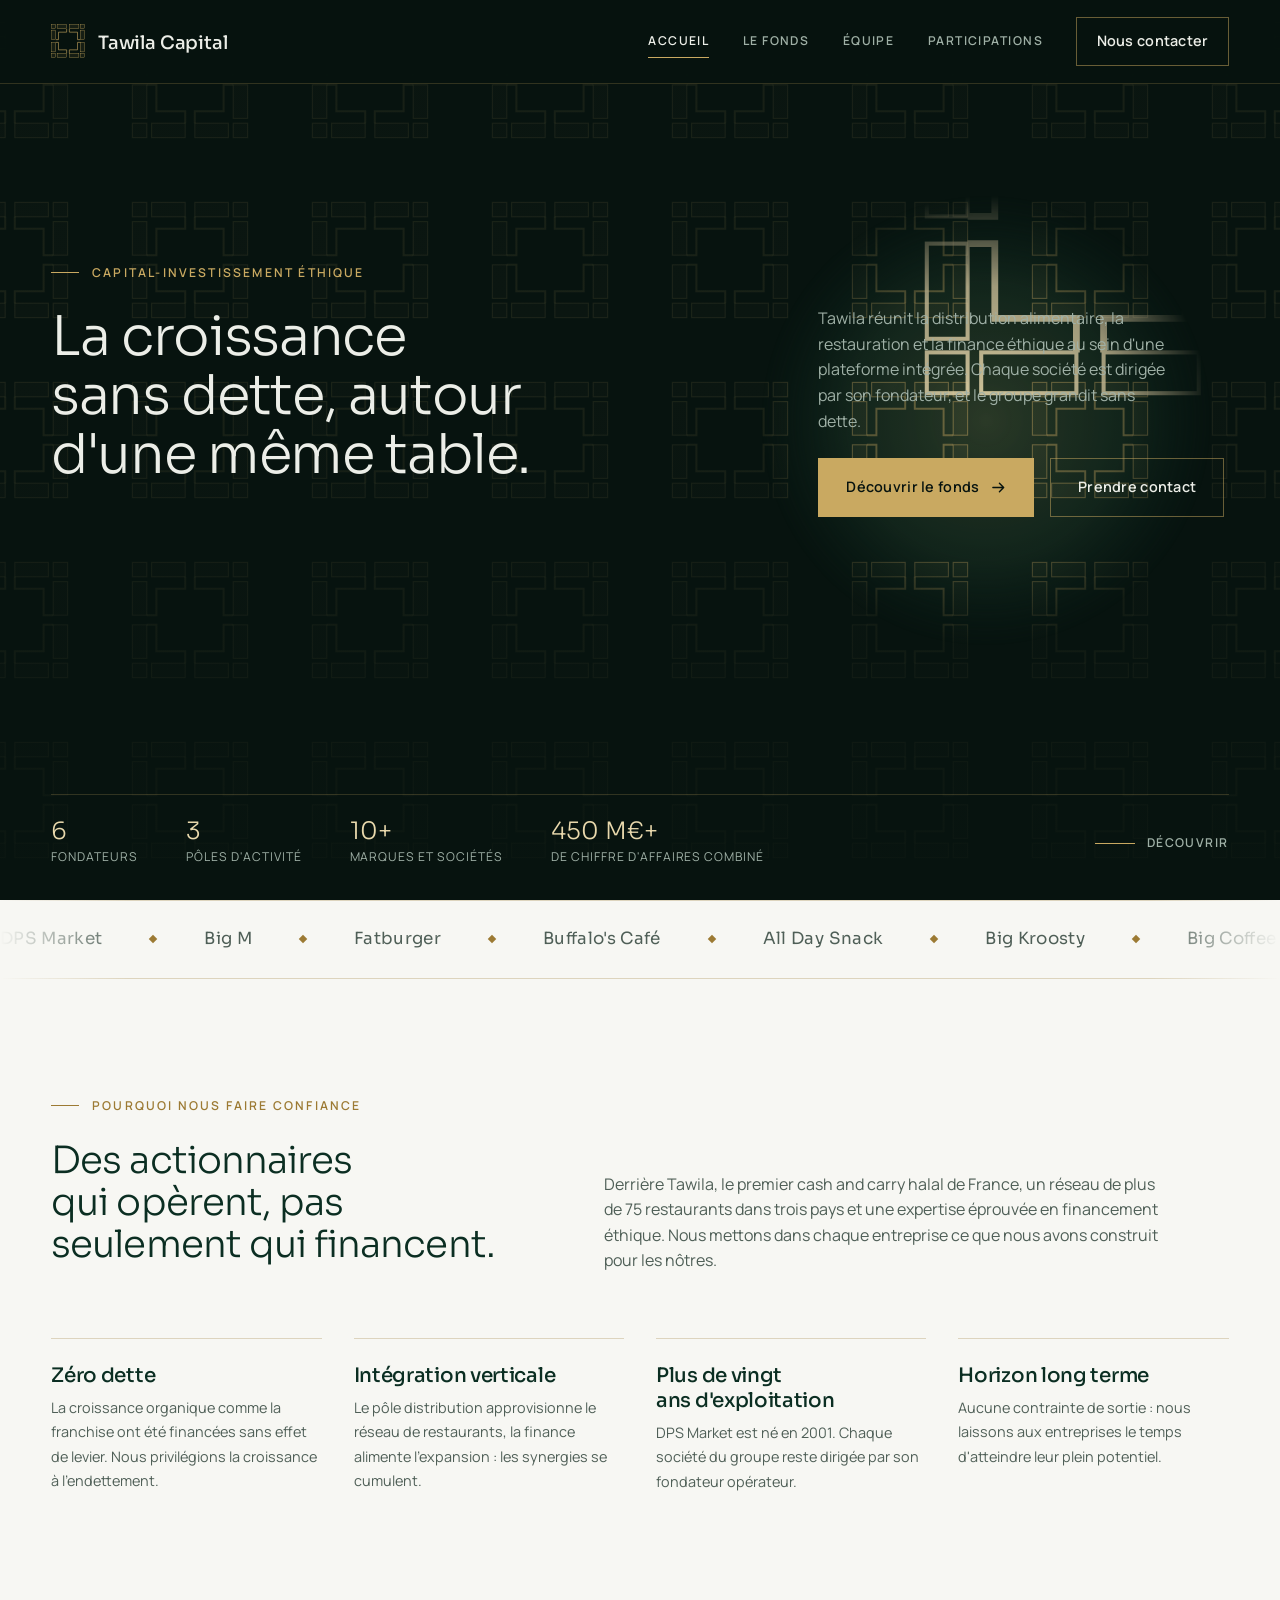
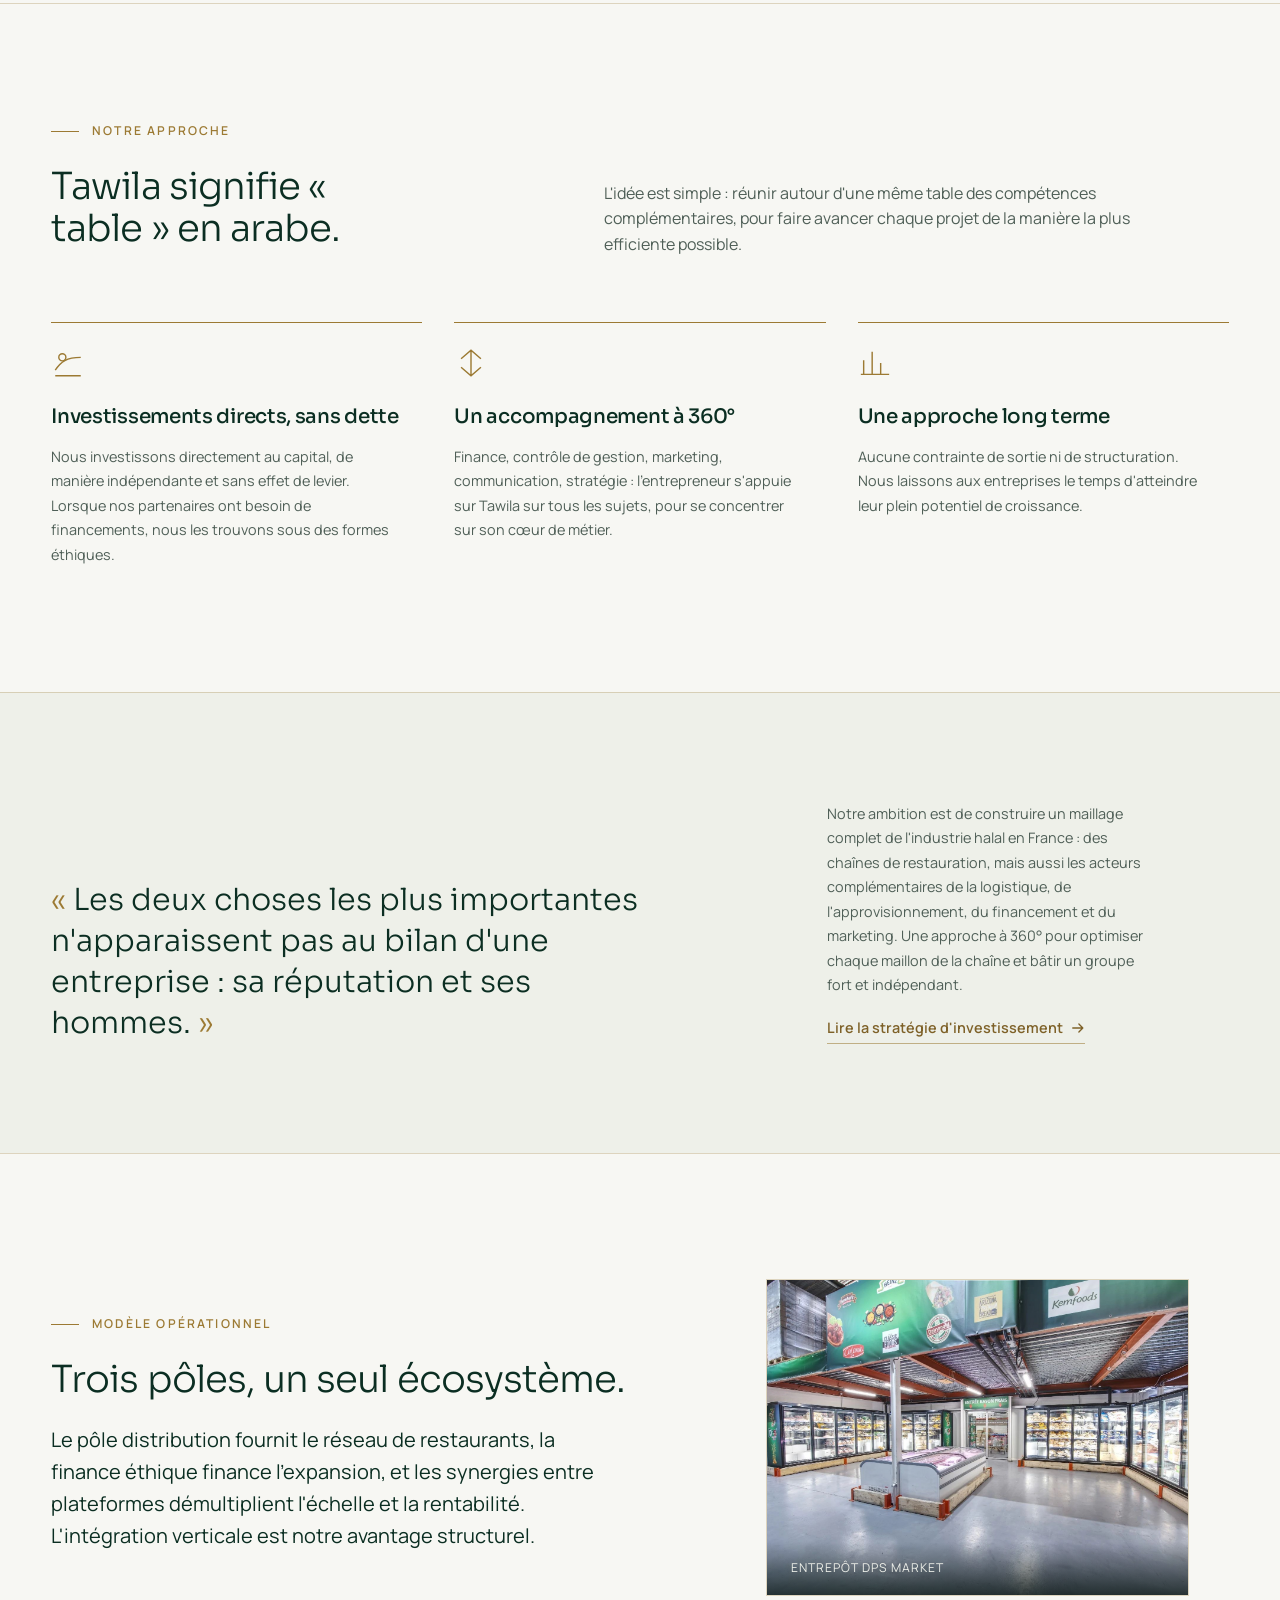
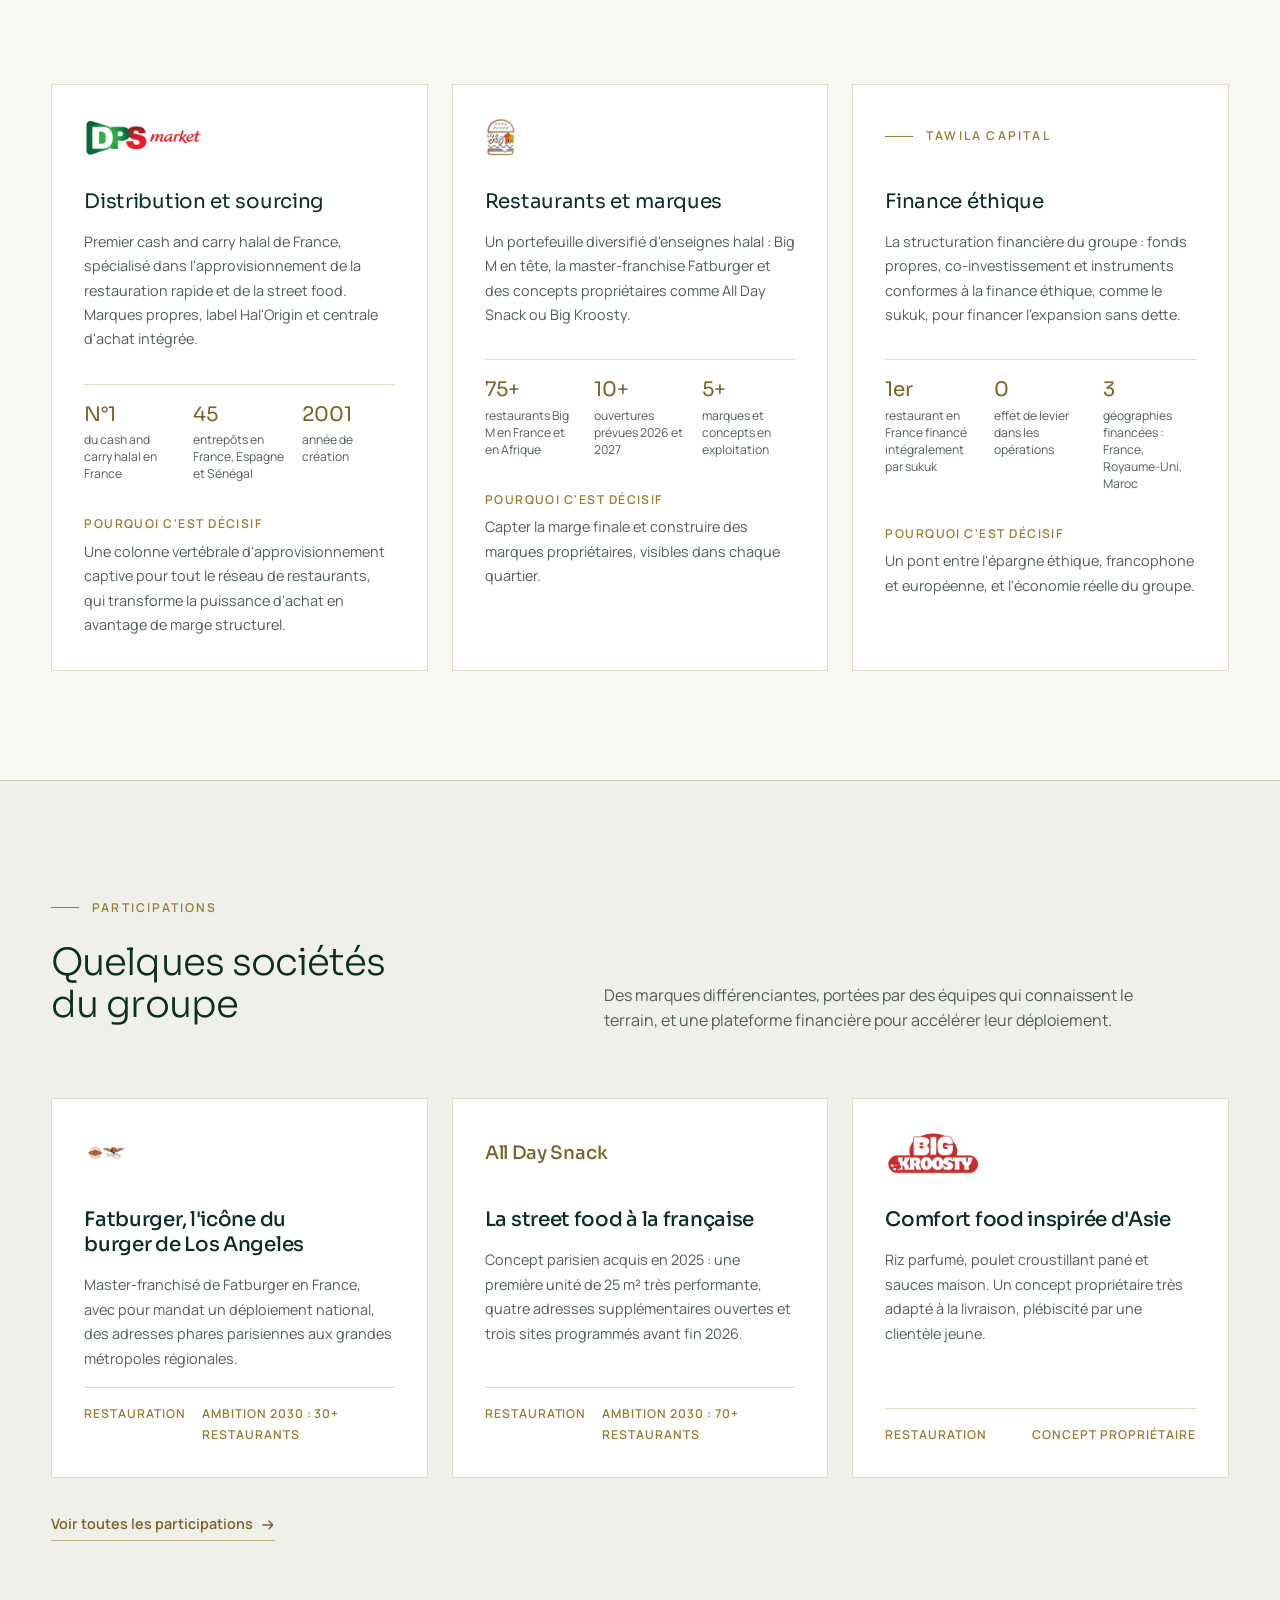
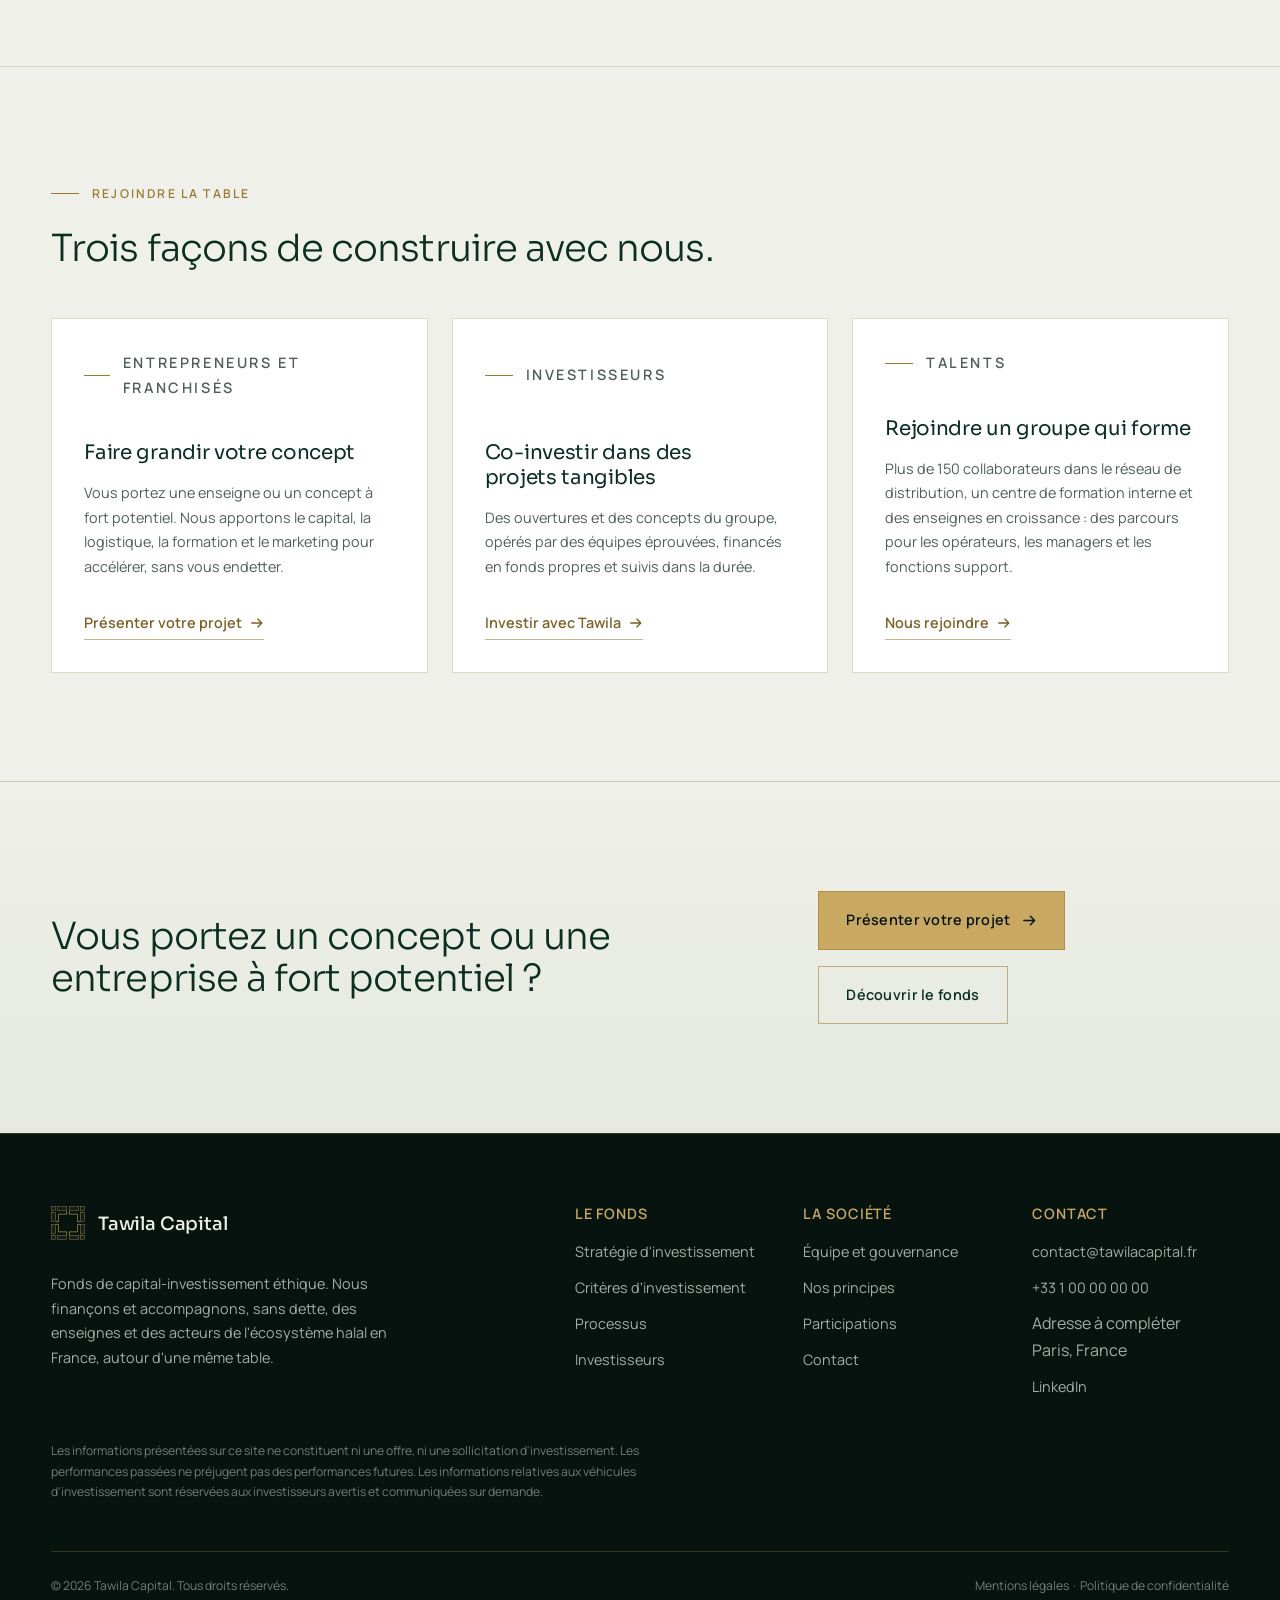
<file: site/index.html>
<!DOCTYPE html>
<html lang="fr" dir="ltr">
<head>
  <meta charset="utf-8">
  <meta name="viewport" content="width=device-width, initial-scale=1">
  <!-- SEO : titre et description (à reporter dans Rank Math / Yoast sous WordPress) -->
  <title>Tawila Capital | Groupe intégré distribution, restauration, finance éthique</title>
  <meta name="description" content="Tawila Capital réunit distribution alimentaire (DPS Market), restauration (Big M, Fatburger) et finance éthique dans une plateforme halal intégrée, financée sans dette. Six fondateurs, trois pôles, plus de dix marques.">
  <meta name="robots" content="index, follow, max-image-preview:large, max-snippet:-1, max-video-preview:-1">
  <meta name="author" content="Tawila Capital">
  <meta name="theme-color" content="#07130f">
  <link rel="canonical" href="https://www.tawilacapital.fr/">
  <link rel="alternate" hreflang="fr" href="https://www.tawilacapital.fr/">
  <link rel="alternate" hreflang="x-default" href="https://www.tawilacapital.fr/">

  <!-- Open Graph -->
  <meta property="og:type" content="website">
  <meta property="og:site_name" content="Tawila Capital">
  <meta property="og:locale" content="fr_FR">
  <meta property="og:title" content="Tawila Capital | Groupe intégré distribution, restauration, finance éthique">
  <meta property="og:description" content="Tawila Capital réunit distribution alimentaire (DPS Market), restauration (Big M, Fatburger) et finance éthique dans une plateforme halal intégrée, financée sans dette. Six fondateurs, trois pôles, plus de dix marques.">
  <meta property="og:url" content="https://www.tawilacapital.fr/">
  <meta property="og:image" content="https://www.tawilacapital.fr/assets/img/og-image.png">
  <meta property="og:image:width" content="1200">
  <meta property="og:image:height" content="630">
  <meta property="og:image:alt" content="Tawila Capital, fonds de capital-investissement éthique">

  <!-- Twitter / X -->
  <meta name="twitter:card" content="summary_large_image">
  <meta name="twitter:title" content="Tawila Capital | Groupe intégré distribution, restauration, finance éthique">
  <meta name="twitter:description" content="Tawila Capital réunit distribution alimentaire (DPS Market), restauration (Big M, Fatburger) et finance éthique dans une plateforme halal intégrée, financée sans dette. Six fondateurs, trois pôles, plus de dix marques.">
  <meta name="twitter:image" content="https://www.tawilacapital.fr/assets/img/og-image.png">

  <!-- Icônes -->
  <link rel="icon" href="assets/img/favicon.svg" type="image/svg+xml">
  <link rel="apple-touch-icon" href="assets/img/apple-touch-icon.png">
  <link rel="manifest" href="site.webmanifest">

  <!-- Polices -->
  <link rel="preconnect" href="https://fonts.googleapis.com">
  <link rel="preconnect" href="https://fonts.gstatic.com" crossorigin>
  <link rel="stylesheet" href="https://fonts.googleapis.com/css2?family=Sora:wght@300;400;500&family=Manrope:wght@400;500;600;700&display=swap">
  <link rel="stylesheet" href="assets/css/style.css">

  <!-- Données structurées -->
  <script type="application/ld+json">
  {
    "@context": "https://schema.org",
    "@type": ["Organization", "FinancialService"],
    "@id": "https://www.tawilacapital.fr/#organization",
    "name": "Tawila Capital",
    "alternateName": "Tawila Capital Investissement",
    "legalName": "Tawila Capital",
    "url": "https://www.tawilacapital.fr/",
    "logo": { "@type": "ImageObject", "url": "https://www.tawilacapital.fr/assets/img/logo.png", "width": 840, "height": 200 },
    "image": "https://www.tawilacapital.fr/assets/img/og-image.png",
    "description": "Plateforme halal intégrée réunissant distribution alimentaire, restauration et finance éthique, financée sans dette.",
    "foundingDate": "2001",
    "numberOfEmployees": { "@type": "QuantitativeValue", "minValue": 150 },
    "email": "contact@tawilacapital.fr",
    "telephone": "+33 1 00 00 00 00",
    "address": { "@type": "PostalAddress", "streetAddress": "Adresse à compléter", "postalCode": "75000", "addressLocality": "Paris", "addressCountry": "FR" },
    "areaServed": ["FR", "ES", "GB", "MA"],
    "knowsAbout": ["Capital-investissement", "Capital-risque", "Capital-développement", "Restauration halal", "Franchise", "Finance éthique", "Distribution alimentaire"],
    "sameAs": ["https://www.linkedin.com/company/tawila-capital"]
  }
  </script>
  <script type="application/ld+json">
  {
    "@context": "https://schema.org",
    "@type": "WebSite",
    "@id": "https://www.tawilacapital.fr/#website",
    "url": "https://www.tawilacapital.fr/",
    "name": "Tawila Capital",
    "inLanguage": "fr-FR",
    "publisher": { "@id": "https://www.tawilacapital.fr/#organization" }
  }
  </script>
</head>
<body>
<a class="skip-link" href="#contenu">Aller au contenu</a>
<header class="site-header">
  <div class="container">
    <a class="brand" href="index.html" aria-label="Tawila Capital, retour à l'accueil">
      <svg class="brand__mark" viewBox="0 0 100 100" aria-hidden="true">
        <g class="b"><rect x="2" y="2" width="12" height="12"/><rect x="18" y="2" width="28" height="12"/><rect x="54" y="2" width="28" height="12"/><rect x="86" y="2" width="12" height="12"/><rect x="2" y="18" width="12" height="28"/><rect x="86" y="18" width="12" height="28"/><rect x="2" y="54" width="12" height="28"/><rect x="86" y="54" width="12" height="28"/><rect x="2" y="86" width="12" height="12"/><rect x="18" y="86" width="28" height="12"/><rect x="54" y="86" width="28" height="12"/><rect x="86" y="86" width="12" height="12"/></g>
        <g class="g"><path d="M46 14v10H22v22H14"/><path d="M54 14v10h24v22h8"/><path d="M46 86V76H22V54H14"/><path d="M54 86V76h24V54h8"/></g>
      </svg>
      <span class="brand__name">Tawila Capital</span>
    </a>
    <button class="nav-toggle" type="button" aria-expanded="false" aria-controls="navigation" aria-label="Ouvrir le menu">
      <span></span><span></span><span></span>
    </button>
    <nav class="nav" id="navigation" aria-label="Navigation principale">
      <a href="index.html" aria-current="page">Accueil</a>
      <a href="le-fonds.html">Le fonds</a>
      <a href="equipe.html">Équipe</a>
      <a href="participations.html">Participations</a>
      <a class="btn" href="contact.html">Nous contacter</a>
    </nav>
  </div>
</header>
<main id="contenu">
  <section class="hero">
    <div class="hero__layer hero__layer--base" aria-hidden="true"><svg viewBox="0 0 1440 900" preserveAspectRatio="xMidYMid slice">
    <defs>
      <pattern id="hero__layer--base-p" width="180" height="180" patternUnits="userSpaceOnUse" patternTransform="translate(30 20)">
        <g transform="scale(1.2)" fill="rgba(201,169,97,0.02)" stroke="rgba(201,169,97,0.10)" stroke-width="0.9">
          <rect x="2" y="2" width="12" height="12"/><rect x="18" y="2" width="28" height="12"/><rect x="54" y="2" width="28" height="12"/><rect x="86" y="2" width="12" height="12"/><rect x="2" y="18" width="12" height="28"/><rect x="86" y="18" width="12" height="28"/><rect x="2" y="54" width="12" height="28"/><rect x="86" y="54" width="12" height="28"/><rect x="2" y="86" width="12" height="12"/><rect x="18" y="86" width="28" height="12"/><rect x="54" y="86" width="28" height="12"/><rect x="86" y="86" width="12" height="12"/>
          <path d="M46 14v10H22v22H14M54 14v10h24v22h8M46 86V76H22V54H14M54 86V76h24V54h8" fill="none" stroke-width="1.6"/>
        </g>
      </pattern>
    </defs>
    <rect width="1440" height="900" fill="url(#hero__layer--base-p)"/>
    
  </svg></div>
    <div class="hero__layer hero__layer--reveal" aria-hidden="true"><svg viewBox="0 0 1440 900" preserveAspectRatio="xMidYMid slice">
    <defs>
      <pattern id="hero__layer--reveal-p" width="180" height="180" patternUnits="userSpaceOnUse" patternTransform="translate(30 20)">
        <g transform="scale(1.2)" fill="rgba(201,169,97,0.06)" stroke="rgba(201,169,97,0.45)" stroke-width="0.9">
          <rect x="2" y="2" width="12" height="12"/><rect x="18" y="2" width="28" height="12"/><rect x="54" y="2" width="28" height="12"/><rect x="86" y="2" width="12" height="12"/><rect x="2" y="18" width="12" height="28"/><rect x="86" y="18" width="12" height="28"/><rect x="2" y="54" width="12" height="28"/><rect x="86" y="54" width="12" height="28"/><rect x="2" y="86" width="12" height="12"/><rect x="18" y="86" width="28" height="12"/><rect x="54" y="86" width="28" height="12"/><rect x="86" y="86" width="12" height="12"/>
          <path d="M46 14v10H22v22H14M54 14v10h24v22h8M46 86V76H22V54H14M54 86V76h24V54h8" fill="none" stroke-width="1.6"/>
        </g>
      </pattern>
    </defs>
    <rect width="1440" height="900" fill="url(#hero__layer--reveal-p)"/>
    <g fill="none" stroke="#e9d9ad" stroke-width="1.2" opacity="0.9" transform="translate(1000 60) scale(3.4)"><rect x="2" y="2" width="12" height="12"/><rect x="18" y="2" width="28" height="12"/><rect x="54" y="2" width="28" height="12"/><rect x="86" y="2" width="12" height="12"/><rect x="2" y="18" width="12" height="28"/><rect x="86" y="18" width="12" height="28"/><rect x="2" y="54" width="12" height="28"/><rect x="86" y="54" width="12" height="28"/><rect x="2" y="86" width="12" height="12"/><rect x="18" y="86" width="28" height="12"/><rect x="54" y="86" width="28" height="12"/><rect x="86" y="86" width="12" height="12"/><path d="M46 14v10H22v22H14M54 14v10h24v22h8M46 86V76H22V54H14M54 86V76h24V54h8" stroke-width="2"/></g>
  </svg></div>
    <div class="container hero__content">
      <div class="hero__grid">
        <div>
          <p class="eyebrow">Capital-investissement éthique</p>
          <h1>
            <span class="line"><span>La croissance</span></span>
            <span class="line"><span>sans dette, autour</span></span>
            <span class="line"><span>d'une même table.</span></span>
          </h1>
        </div>
        <div class="hero__aside">
          <p class="lead">Tawila réunit la distribution alimentaire, la restauration et la finance éthique au sein d'une plateforme intégrée. Chaque société est dirigée par son fondateur, et le groupe grandit sans dette.</p>
          <div class="hero__actions">
            <a class="btn btn--solid" href="le-fonds.html">Découvrir le fonds <svg viewBox="0 0 16 16" aria-hidden="true" fill="none" stroke="currentColor" stroke-width="1.5" stroke-linecap="round" stroke-linejoin="round"><path d="M2 8h11M9 3.5 13.5 8 9 12.5"/></svg></a>
            <a class="btn" href="contact.html">Prendre contact</a>
          </div>
        </div>
      </div>
      <div class="hero__foot">
        <ul class="hero__facts">
          <li><strong>6</strong>fondateurs</li>
          <li><strong>3</strong>pôles d'activité</li>
          <li><strong>10+</strong>marques et sociétés</li>
          <li><strong>450 M€+</strong>de chiffre d'affaires combiné</li>
        </ul>
        <a class="scroll-cue" href="#approche"><i></i> Découvrir</a>
      </div>
    </div>
  </section>

  <!-- Bandeau des marques de l'écosystème (défilement lent, en pause au survol) -->
  <div class="ecosystem" aria-label="Marques de l'écosystème Tawila">
    <ul class="ecosystem__track">
      <li>DPS Market</li><li>Big M</li><li>Fatburger</li><li>Buffalo's Café</li><li>All Day Snack</li><li>Big Kroosty</li><li>Big Coffee</li><li>Crispy Joe</li><li>Crispy Mom</li><li>NOXX</li><li>UFT</li><li>The Follow Movement</li><li>DPS Market</li><li>Big M</li><li>Fatburger</li><li>Buffalo's Café</li><li>All Day Snack</li><li>Big Kroosty</li><li>Big Coffee</li><li>Crispy Joe</li><li>Crispy Mom</li><li>NOXX</li><li>UFT</li><li>The Follow Movement</li>
    </ul>
  </div>

  <section class="section" aria-labelledby="confiance-titre">
    <div class="container">
      <div class="section-head section-head--split reveal">
        <div>
          <p class="eyebrow">Pourquoi nous faire confiance</p>
          <h2 id="confiance-titre">Des actionnaires qui opèrent, pas seulement qui financent.</h2>
        </div>
        <p class="lead">Derrière Tawila, le premier cash and carry halal de France, un réseau de plus de 75 restaurants dans trois pays et une expertise éprouvée en financement éthique. Nous mettons dans chaque entreprise ce que nous avons construit pour les nôtres.</p>
      </div>
      <ul class="trust reveal">
        <li><h3>Zéro dette</h3><p>La croissance organique comme la franchise ont été financées sans effet de levier. Nous privilégions la croissance à l'endettement.</p></li>
        <li><h3>Intégration verticale</h3><p>Le pôle distribution approvisionne le réseau de restaurants, la finance alimente l'expansion : les synergies se cumulent.</p></li>
        <li><h3>Plus de vingt ans d'exploitation</h3><p>DPS Market est né en 2001. Chaque société du groupe reste dirigée par son fondateur opérateur.</p></li>
        <li><h3>Horizon long terme</h3><p>Aucune contrainte de sortie : nous laissons aux entreprises le temps d'atteindre leur plein potentiel.</p></li>
      </ul>
    </div>
  </section>

  <section class="section" id="approche" aria-labelledby="approche-titre">
    <div class="container">
      <div class="section-head section-head--split reveal">
        <div><p class="eyebrow">Notre approche</p><h2 id="approche-titre">Tawila signifie « table » en arabe.</h2></div>
        <p class="lead">L'idée est simple : réunir autour d'une même table des compétences complémentaires, pour faire avancer chaque projet de la manière la plus efficiente possible.</p>
      </div>
      <div class="pillars">
        <article class="pillar reveal">
          <span class="horizon"></span>
          <div class="pillar__icon"><svg viewBox="0 0 24 24" aria-hidden="true"><path d="M3 17c4-6 8-9 18-9M3 21h18"/><circle cx="8" cy="8" r="2.5"/></svg></div>
          <h3>Investissements directs, sans dette</h3>
          <p>Nous investissons directement au capital, de manière indépendante et sans effet de levier. Lorsque nos partenaires ont besoin de financements, nous les trouvons sous des formes éthiques.</p>
        </article>
        <article class="pillar reveal" data-delay="1">
          <span class="horizon"></span>
          <div class="pillar__icon"><svg viewBox="0 0 24 24" aria-hidden="true"><path d="M12 3v18M5 9l7-6 7 6M5 15l7 6 7-6"/></svg></div>
          <h3>Un accompagnement à 360°</h3>
          <p>Finance, contrôle de gestion, marketing, communication, stratégie : l'entrepreneur s'appuie sur Tawila sur tous les sujets, pour se concentrer sur son cœur de métier.</p>
        </article>
        <article class="pillar reveal" data-delay="2">
          <span class="horizon"></span>
          <div class="pillar__icon"><svg viewBox="0 0 24 24" aria-hidden="true"><path d="M4 20V10M10 20V4M16 20v-8M22 20H2"/></svg></div>
          <h3>Une approche long terme</h3>
          <p>Aucune contrainte de sortie ni de structuration. Nous laissons aux entreprises le temps d'atteindre leur plein potentiel de croissance.</p>
        </article>
      </div>
    </div>
  </section>

  <section class="section section--dark" aria-labelledby="these-titre">
    <div class="container thesis reveal">
      <div>
        <h2 id="these-titre" class="visually-hidden">Notre conviction</h2>
        <p class="quote">Les deux choses les plus importantes n'apparaissent pas au bilan d'une entreprise : sa réputation et ses hommes.</p>
      </div>
      <div class="thesis__aside">
        <p>Notre ambition est de construire un maillage complet de l'industrie halal en France : des chaînes de restauration, mais aussi les acteurs complémentaires de la logistique, de l'approvisionnement, du financement et du marketing. Une approche à 360° pour optimiser chaque maillon de la chaîne et bâtir un groupe fort et indépendant.</p>
        <a class="link" href="le-fonds.html">Lire la stratégie d'investissement <svg viewBox="0 0 16 16" aria-hidden="true" fill="none" stroke="currentColor" stroke-width="1.5" stroke-linecap="round" stroke-linejoin="round"><path d="M2 8h11M9 3.5 13.5 8 9 12.5"/></svg></a>
      </div>
    </div>
  </section>

  <section class="section" id="poles" aria-labelledby="poles-titre">
    <div class="container">
      <div class="split reveal" style="margin-bottom: var(--s-6)">
        <div>
          <p class="eyebrow">Modèle opérationnel</p>
          <h2 id="poles-titre">Trois pôles, un seul écosystème.</h2>
          <p class="lead">Le pôle distribution fournit le réseau de restaurants, la finance éthique finance l'expansion, et les synergies entre plateformes démultiplient l'échelle et la rentabilité. L'intégration verticale est notre avantage structurel.</p>
        </div>
        <figure class="split__photo">
          <img src="assets/img/photos/entrepot-dps.jpg" alt="Intérieur d'un entrepôt cash and carry DPS Market" width="1600" height="1067" loading="lazy">
          <figcaption>Entrepôt DPS Market</figcaption>
        </figure>
      </div>
      <div class="poles">
        <article class="pole reveal">
          <div class="pole__logo"><img src="assets/img/marques/dps-market.png" alt="DPS Market" height="40" loading="lazy"></div>
          <h3>Distribution et sourcing</h3>
          <p>Premier cash and carry halal de France, spécialisé dans l'approvisionnement de la restauration rapide et de la street food. Marques propres, label Hal'Origin et centrale d'achat intégrée.</p>
          <ul class="pole__facts">
            <li><strong>N°1</strong>du cash and carry halal en France</li>
            <li><strong>45</strong>entrepôts en France, Espagne et Sénégal</li>
            <li><strong>2001</strong>année de création</li>
          </ul>
          <p class="pole__why">Une colonne vertébrale d'approvisionnement captive pour tout le réseau de restaurants, qui transforme la puissance d'achat en avantage de marge structurel.</p>
        </article>
        <article class="pole reveal" data-delay="1">
          <div class="pole__logo"><img src="assets/img/marques/big-m.png" alt="Big M" height="40" loading="lazy"></div>
          <h3>Restaurants et marques</h3>
          <p>Un portefeuille diversifié d'enseignes halal : Big M en tête, la master-franchise Fatburger et des concepts propriétaires comme All Day Snack ou Big Kroosty.</p>
          <ul class="pole__facts">
            <li><strong>75+</strong>restaurants Big M en France et en Afrique</li>
            <li><strong>10+</strong>ouvertures prévues 2026 et 2027</li>
            <li><strong>5+</strong>marques et concepts en exploitation</li>
          </ul>
          <p class="pole__why">Capter la marge finale et construire des marques propriétaires, visibles dans chaque quartier.</p>
        </article>
        <article class="pole reveal" data-delay="2">
          <div class="pole__logo"><span class="eyebrow" style="margin:0">Tawila Capital</span></div>
          <h3>Finance éthique</h3>
          <p>La structuration financière du groupe : fonds propres, co-investissement et instruments conformes à la finance éthique, comme le sukuk, pour financer l'expansion sans dette.</p>
          <ul class="pole__facts">
            <li><strong>1er</strong>restaurant en France financé intégralement par sukuk</li>
            <li><strong>0</strong>effet de levier dans les opérations</li>
            <li><strong>3</strong>géographies financées : France, Royaume-Uni, Maroc</li>
          </ul>
          <p class="pole__why">Un pont entre l'épargne éthique, francophone et européenne, et l'économie réelle du groupe.</p>
      </div>
    </div>
  </section>

  <section class="section section--white" aria-labelledby="participations-titre">
    <div class="container">
      <div class="section-head section-head--split reveal">
        <div><p class="eyebrow">Participations</p><h2 id="participations-titre">Quelques sociétés du groupe</h2></div>
        <p class="lead">Des marques différenciantes, portées par des équipes qui connaissent le terrain, et une plateforme financière pour accélérer leur déploiement.</p>
      </div>
      <div class="portfolio">
        <article class="holding reveal"><div class="holding__logo"><img src="assets/img/marques/fatburger-buffalos.png" alt="Fatburger et Buffalo's Café" height="44" loading="lazy"></div><h3>Fatburger, l'icône du burger de Los Angeles</h3><p>Master-franchisé de Fatburger en France, avec pour mandat un déploiement national, des adresses phares parisiennes aux grandes métropoles régionales.</p><div class="holding__meta"><span>Restauration</span><span>Ambition 2030 : 30+ restaurants</span></div></article>
        <article class="holding reveal" data-delay="1"><div class="holding__logo">All Day Snack</div><h3>La street food à la française</h3><p>Concept parisien acquis en 2025 : une première unité de 25 m² très performante, quatre adresses supplémentaires ouvertes et trois sites programmés avant fin 2026.</p><div class="holding__meta"><span>Restauration</span><span>Ambition 2030 : 70+ restaurants</span></div></article>
        <article class="holding reveal" data-delay="2"><div class="holding__logo"><img src="assets/img/marques/big-kroosty.jpg" alt="Big Kroosty" height="44" loading="lazy"></div><h3>Comfort food inspirée d'Asie</h3><p>Riz parfumé, poulet croustillant pané et sauces maison. Un concept propriétaire très adapté à la livraison, plébiscité par une clientèle jeune.</p><div class="holding__meta"><span>Restauration</span><span>Concept propriétaire</span></div></article>
      </div>
      <p style="margin-top: var(--s-4)"><a class="link" href="participations.html">Voir toutes les participations <svg viewBox="0 0 16 16" aria-hidden="true" fill="none" stroke="currentColor" stroke-width="1.5" stroke-linecap="round" stroke-linejoin="round"><path d="M2 8h11M9 3.5 13.5 8 9 12.5"/></svg></a></p>
    </div>
  </section>

  <section class="section section--alt" id="rejoindre" aria-labelledby="rejoindre-titre">
    <div class="container">
      <div class="section-head reveal">
        <p class="eyebrow">Rejoindre la table</p>
        <h2 id="rejoindre-titre">Trois façons de construire avec nous.</h2>
      </div>
      <div class="join">
        <article class="join__card reveal">
          <p class="eyebrow">Entrepreneurs et franchisés</p>
          <h3>Faire grandir votre concept</h3>
          <p>Vous portez une enseigne ou un concept à fort potentiel. Nous apportons le capital, la logistique, la formation et le marketing pour accélérer, sans vous endetter.</p>
          <a class="link" href="contact.html">Présenter votre projet <svg viewBox="0 0 16 16" aria-hidden="true" fill="none" stroke="currentColor" stroke-width="1.5" stroke-linecap="round" stroke-linejoin="round"><path d="M2 8h11M9 3.5 13.5 8 9 12.5"/></svg></a>
        </article>
        <article class="join__card reveal" data-delay="1">
          <p class="eyebrow">Investisseurs</p>
          <h3>Co-investir dans des projets tangibles</h3>
          <p>Des ouvertures et des concepts du groupe, opérés par des équipes éprouvées, financés en fonds propres et suivis dans la durée.</p>
          <a class="link" href="le-fonds.html#investisseurs">Investir avec Tawila <svg viewBox="0 0 16 16" aria-hidden="true" fill="none" stroke="currentColor" stroke-width="1.5" stroke-linecap="round" stroke-linejoin="round"><path d="M2 8h11M9 3.5 13.5 8 9 12.5"/></svg></a>
        </article>
        <article class="join__card reveal" data-delay="2">
          <p class="eyebrow">Talents</p>
          <h3>Rejoindre un groupe qui forme</h3>
          <p>Plus de 150 collaborateurs dans le réseau de distribution, un centre de formation interne et des enseignes en croissance : des parcours pour les opérateurs, les managers et les fonctions support.</p>
          <a class="link" href="contact.html">Nous rejoindre <svg viewBox="0 0 16 16" aria-hidden="true" fill="none" stroke="currentColor" stroke-width="1.5" stroke-linecap="round" stroke-linejoin="round"><path d="M2 8h11M9 3.5 13.5 8 9 12.5"/></svg></a>
        </article>
      </div>
    </div>
  </section>

  
<section class="section section--abysse">
  <div class="container cta reveal">
    <h2>Vous portez un concept ou une entreprise à fort potentiel ?</h2>
    <div class="cta__actions">
      <a class="btn btn--light btn--solid" href="contact.html">Présenter votre projet <svg viewBox="0 0 16 16" aria-hidden="true" fill="none" stroke="currentColor" stroke-width="1.5" stroke-linecap="round" stroke-linejoin="round"><path d="M2 8h11M9 3.5 13.5 8 9 12.5"/></svg></a>
      <a class="btn btn--light" href="le-fonds.html">Découvrir le fonds</a>
    </div>
  </div>
</section>
</main>
<footer class="site-footer">
  <div class="container">
    <div class="footer__grid">
      <div class="footer__about">
        <a class="brand" href="index.html" aria-label="Tawila Capital, retour à l'accueil">
          <svg class="brand__mark" viewBox="0 0 100 100" aria-hidden="true">
        <g class="b"><rect x="2" y="2" width="12" height="12"/><rect x="18" y="2" width="28" height="12"/><rect x="54" y="2" width="28" height="12"/><rect x="86" y="2" width="12" height="12"/><rect x="2" y="18" width="12" height="28"/><rect x="86" y="18" width="12" height="28"/><rect x="2" y="54" width="12" height="28"/><rect x="86" y="54" width="12" height="28"/><rect x="2" y="86" width="12" height="12"/><rect x="18" y="86" width="28" height="12"/><rect x="54" y="86" width="28" height="12"/><rect x="86" y="86" width="12" height="12"/></g>
        <g class="g"><path d="M46 14v10H22v22H14"/><path d="M54 14v10h24v22h8"/><path d="M46 86V76H22V54H14"/><path d="M54 86V76h24V54h8"/></g>
      </svg>
          <span class="brand__name">Tawila Capital</span>
        </a>
        <p>Fonds de capital-investissement éthique. Nous finançons et accompagnons, sans dette, des enseignes et des acteurs de l'écosystème halal en France, autour d'une même table.</p>
      </div>
      <div class="footer__col">
        <h4>Le fonds</h4>
        <ul>
          <li><a href="le-fonds.html">Stratégie d'investissement</a></li>
          <li><a href="le-fonds.html#criteres">Critères d'investissement</a></li>
          <li><a href="le-fonds.html#processus">Processus</a></li>
          <li><a href="le-fonds.html#investisseurs">Investisseurs</a></li>
        </ul>
      </div>
      <div class="footer__col">
        <h4>La société</h4>
        <ul>
          <li><a href="equipe.html">Équipe et gouvernance</a></li>
          <li><a href="equipe.html#principes">Nos principes</a></li>
          <li><a href="participations.html">Participations</a></li>
          <li><a href="contact.html">Contact</a></li>
        </ul>
      </div>
      <div class="footer__col">
        <h4>Contact</h4>
        <ul>
          <li><a href="mailto:contact@tawilacapital.fr">contact@tawilacapital.fr</a></li>
          <li><a href="tel:+33100000000">+33 1 00 00 00 00</a></li>
          <li>Adresse à compléter<br>Paris, France</li>
          <li><a href="https://www.linkedin.com/company/tawila-capital" rel="noopener" target="_blank">LinkedIn</a></li>
        </ul>
      </div>
    </div>
    <p class="footer__disclaimer">Les informations présentées sur ce site ne constituent ni une offre, ni une sollicitation d'investissement. Les performances passées ne préjugent pas des performances futures. Les informations relatives aux véhicules d'investissement sont réservées aux investisseurs avertis et communiquées sur demande.</p>
    <div class="footer__bottom">
      <span>© <span data-year>2026</span> Tawila Capital. Tous droits réservés.</span>
      <span><a href="mentions-legales.html">Mentions légales</a> &nbsp;·&nbsp; <a href="politique-de-confidentialite.html">Politique de confidentialité</a></span>
    </div>
  </div>
</footer>
<script src="assets/js/main.js" defer></script>
</body>
</html>
</file>
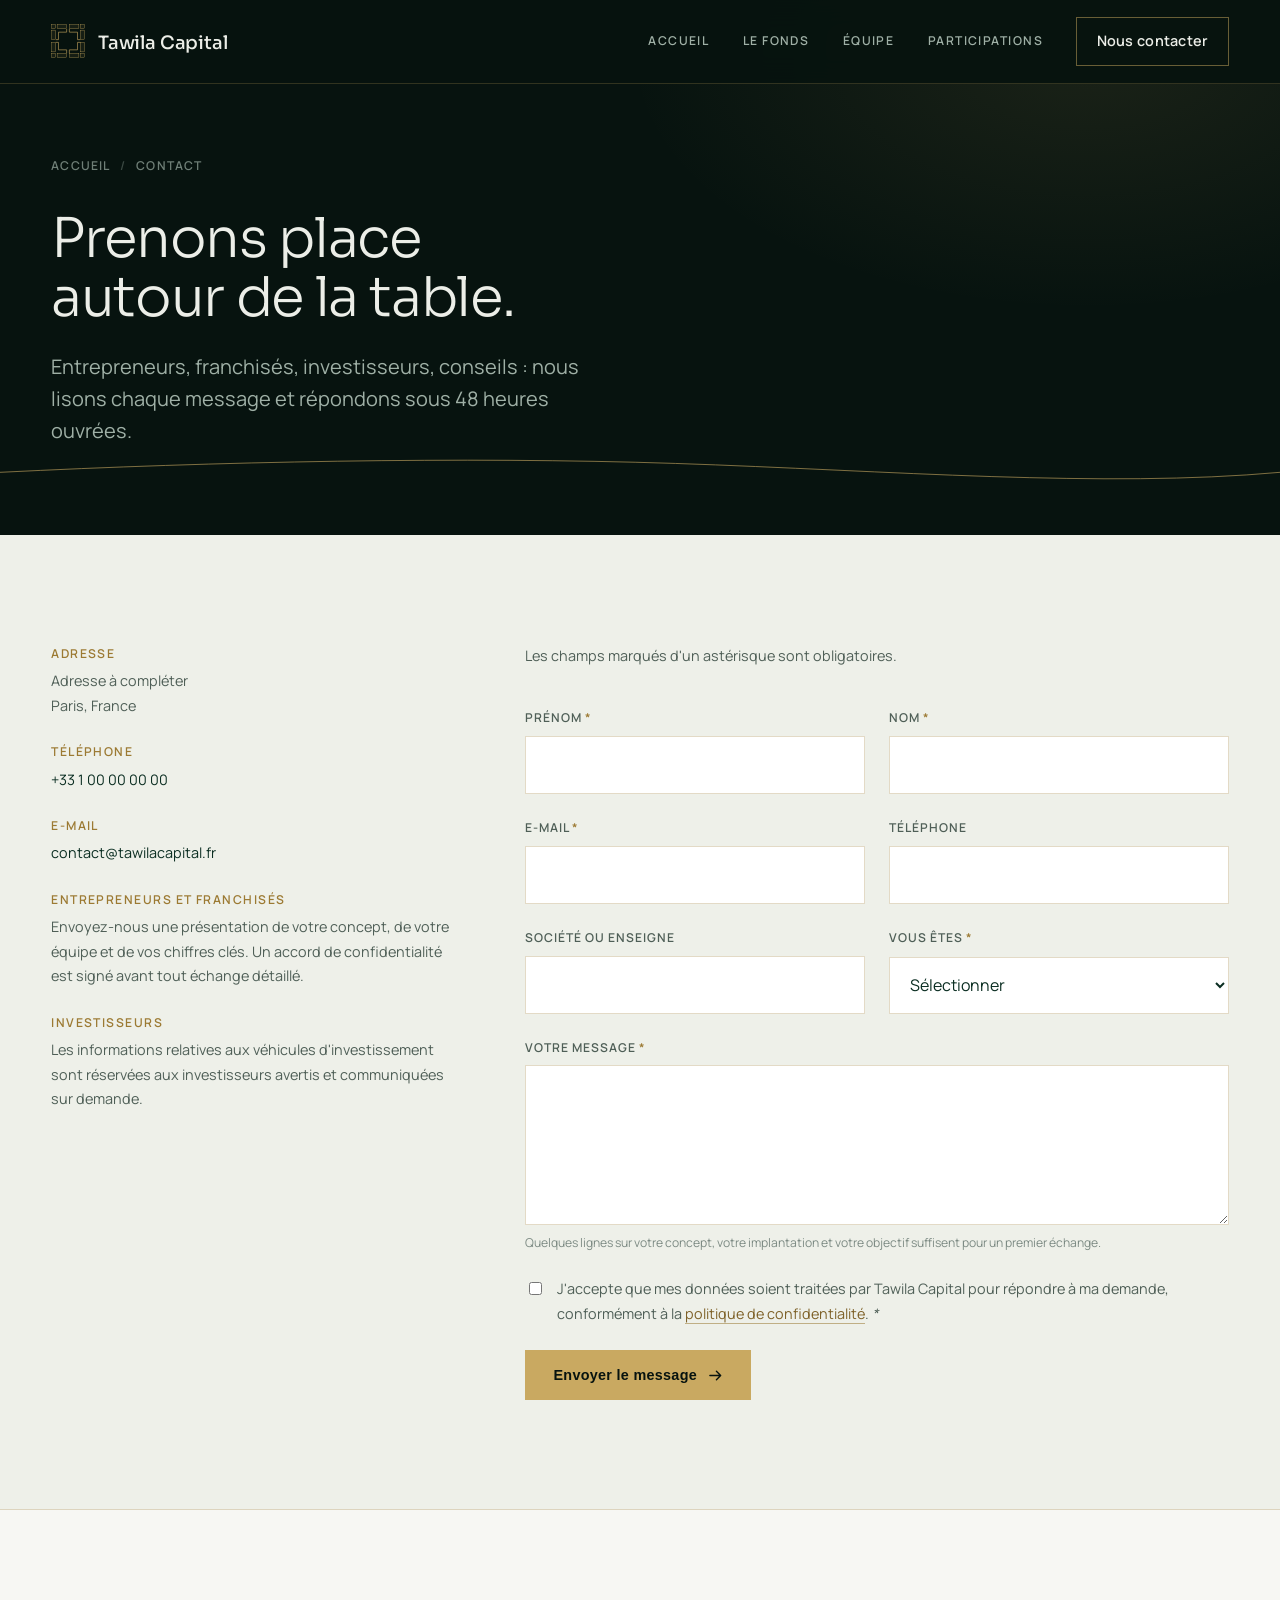
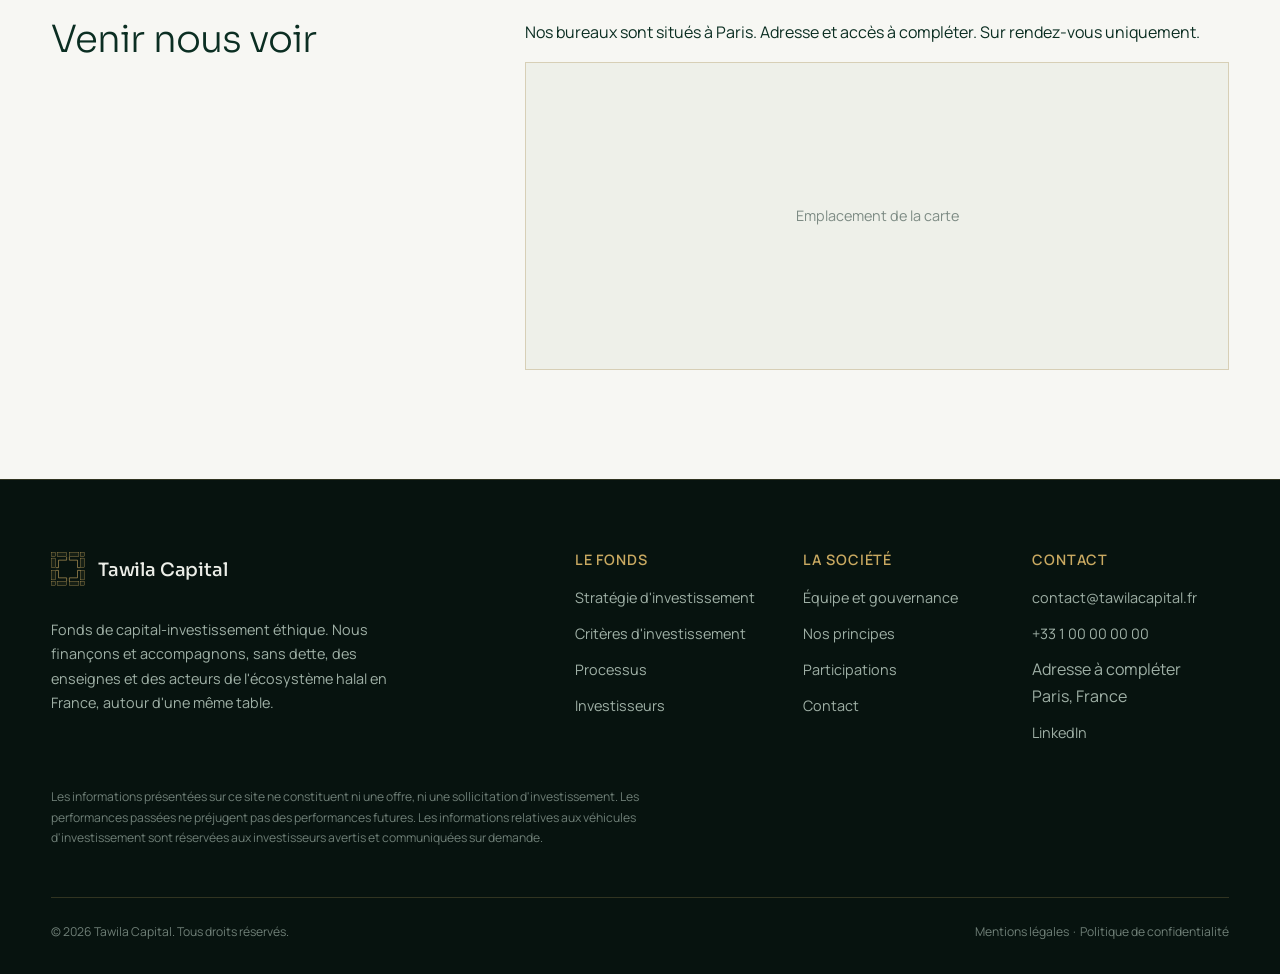
<file: site/contact.html>
<!DOCTYPE html>
<html lang="fr" dir="ltr">
<head>
  <meta charset="utf-8">
  <meta name="viewport" content="width=device-width, initial-scale=1">
  <!-- SEO : titre et description (à reporter dans Rank Math / Yoast sous WordPress) -->
  <title>Contacter Tawila Capital | Entrepreneurs, franchisés, investisseurs</title>
  <meta name="description" content="Vous portez un concept, cherchez un partenaire capital ou souhaitez co-investir avec Tawila Capital ? Écrivez-nous, nous répondons sous 48 heures ouvrées.">
  <meta name="robots" content="index, follow, max-image-preview:large, max-snippet:-1, max-video-preview:-1">
  <meta name="author" content="Tawila Capital">
  <meta name="theme-color" content="#07130f">
  <link rel="canonical" href="https://www.tawilacapital.fr/contact.html">
  <link rel="alternate" hreflang="fr" href="https://www.tawilacapital.fr/contact.html">
  <link rel="alternate" hreflang="x-default" href="https://www.tawilacapital.fr/contact.html">

  <!-- Open Graph -->
  <meta property="og:type" content="website">
  <meta property="og:site_name" content="Tawila Capital">
  <meta property="og:locale" content="fr_FR">
  <meta property="og:title" content="Contacter Tawila Capital | Entrepreneurs, franchisés, investisseurs">
  <meta property="og:description" content="Vous portez un concept, cherchez un partenaire capital ou souhaitez co-investir avec Tawila Capital ? Écrivez-nous, nous répondons sous 48 heures ouvrées.">
  <meta property="og:url" content="https://www.tawilacapital.fr/contact.html">
  <meta property="og:image" content="https://www.tawilacapital.fr/assets/img/og-image.png">
  <meta property="og:image:width" content="1200">
  <meta property="og:image:height" content="630">
  <meta property="og:image:alt" content="Tawila Capital, fonds de capital-investissement éthique">

  <!-- Twitter / X -->
  <meta name="twitter:card" content="summary_large_image">
  <meta name="twitter:title" content="Contacter Tawila Capital | Entrepreneurs, franchisés, investisseurs">
  <meta name="twitter:description" content="Vous portez un concept, cherchez un partenaire capital ou souhaitez co-investir avec Tawila Capital ? Écrivez-nous, nous répondons sous 48 heures ouvrées.">
  <meta name="twitter:image" content="https://www.tawilacapital.fr/assets/img/og-image.png">

  <!-- Icônes -->
  <link rel="icon" href="assets/img/favicon.svg" type="image/svg+xml">
  <link rel="apple-touch-icon" href="assets/img/apple-touch-icon.png">
  <link rel="manifest" href="site.webmanifest">

  <!-- Polices -->
  <link rel="preconnect" href="https://fonts.googleapis.com">
  <link rel="preconnect" href="https://fonts.gstatic.com" crossorigin>
  <link rel="stylesheet" href="https://fonts.googleapis.com/css2?family=Sora:wght@300;400;500&family=Manrope:wght@400;500;600;700&display=swap">
  <link rel="stylesheet" href="assets/css/style.css">

  <!-- Données structurées -->
  <script type="application/ld+json">
  {
    "@context": "https://schema.org",
    "@type": ["Organization", "FinancialService"],
    "@id": "https://www.tawilacapital.fr/#organization",
    "name": "Tawila Capital",
    "alternateName": "Tawila Capital Investissement",
    "legalName": "Tawila Capital",
    "url": "https://www.tawilacapital.fr/",
    "logo": { "@type": "ImageObject", "url": "https://www.tawilacapital.fr/assets/img/logo.png", "width": 840, "height": 200 },
    "image": "https://www.tawilacapital.fr/assets/img/og-image.png",
    "description": "Plateforme halal intégrée réunissant distribution alimentaire, restauration et finance éthique, financée sans dette.",
    "foundingDate": "2001",
    "numberOfEmployees": { "@type": "QuantitativeValue", "minValue": 150 },
    "email": "contact@tawilacapital.fr",
    "telephone": "+33 1 00 00 00 00",
    "address": { "@type": "PostalAddress", "streetAddress": "Adresse à compléter", "postalCode": "75000", "addressLocality": "Paris", "addressCountry": "FR" },
    "areaServed": ["FR", "ES", "GB", "MA"],
    "knowsAbout": ["Capital-investissement", "Capital-risque", "Capital-développement", "Restauration halal", "Franchise", "Finance éthique", "Distribution alimentaire"],
    "sameAs": ["https://www.linkedin.com/company/tawila-capital"]
  }
  </script>
  <script type="application/ld+json">
  {
    "@context": "https://schema.org",
    "@type": "WebSite",
    "@id": "https://www.tawilacapital.fr/#website",
    "url": "https://www.tawilacapital.fr/",
    "name": "Tawila Capital",
    "inLanguage": "fr-FR",
    "publisher": { "@id": "https://www.tawilacapital.fr/#organization" }
  }
  </script>
  <script type="application/ld+json">
  {
    "@context": "https://schema.org",
    "@type": "BreadcrumbList",
    "itemListElement": [
      { "@type": "ListItem", "position": 1, "name": "Accueil", "item": "https://www.tawilacapital.fr/" },
      { "@type": "ListItem", "position": 2, "name": "Contact", "item": "https://www.tawilacapital.fr/contact.html" }
    ]
  }
  </script>

  <script type="application/ld+json">
  { "@context": "https://schema.org", "@type": "ContactPage", "@id": "https://www.tawilacapital.fr/contact.html", "url": "https://www.tawilacapital.fr/contact.html", "name": "Contacter Tawila Capital", "isPartOf": { "@id": "https://www.tawilacapital.fr/#website" }, "about": { "@id": "https://www.tawilacapital.fr/#organization" } }
  </script>
</head>
<body>
<a class="skip-link" href="#contenu">Aller au contenu</a>
<header class="site-header">
  <div class="container">
    <a class="brand" href="index.html" aria-label="Tawila Capital, retour à l'accueil">
      <svg class="brand__mark" viewBox="0 0 100 100" aria-hidden="true">
        <g class="b"><rect x="2" y="2" width="12" height="12"/><rect x="18" y="2" width="28" height="12"/><rect x="54" y="2" width="28" height="12"/><rect x="86" y="2" width="12" height="12"/><rect x="2" y="18" width="12" height="28"/><rect x="86" y="18" width="12" height="28"/><rect x="2" y="54" width="12" height="28"/><rect x="86" y="54" width="12" height="28"/><rect x="2" y="86" width="12" height="12"/><rect x="18" y="86" width="28" height="12"/><rect x="54" y="86" width="28" height="12"/><rect x="86" y="86" width="12" height="12"/></g>
        <g class="g"><path d="M46 14v10H22v22H14"/><path d="M54 14v10h24v22h8"/><path d="M46 86V76H22V54H14"/><path d="M54 86V76h24V54h8"/></g>
      </svg>
      <span class="brand__name">Tawila Capital</span>
    </a>
    <button class="nav-toggle" type="button" aria-expanded="false" aria-controls="navigation" aria-label="Ouvrir le menu">
      <span></span><span></span><span></span>
    </button>
    <nav class="nav" id="navigation" aria-label="Navigation principale">
      <a href="index.html">Accueil</a>
      <a href="le-fonds.html">Le fonds</a>
      <a href="equipe.html">Équipe</a>
      <a href="participations.html">Participations</a>
      <a class="btn" href="contact.html" aria-current="page">Nous contacter</a>
    </nav>
  </div>
</header>
<main id="contenu">
  
<section class="page-hero">
  <div class="container">
    <ol class="breadcrumb" aria-label="Fil d'Ariane"><li><a href="index.html">Accueil</a></li><li aria-current="page">Contact</li></ol>
    <h1>Prenons place autour de la table.</h1>
    <p class="lead">Entrepreneurs, franchisés, investisseurs, conseils : nous lisons chaque message et répondons sous 48 heures ouvrées.</p>
  </div>
  <svg class="page-hero__horizon" viewBox="0 0 1440 220" preserveAspectRatio="none" aria-hidden="true">
  <path d="M0 150 C 240 138, 520 132, 760 140 S 1240 168, 1440 150"/>
  
</svg>
</section>

  <section class="section section--white">
    <div class="container contact-layout">
      <aside class="contact-info reveal">
        <dl>
          <div><dt>Adresse</dt><dd>Adresse à compléter<br>Paris, France</dd></div>
          <div><dt>Téléphone</dt><dd><a href="tel:+33100000000">+33 1 00 00 00 00</a></dd></div>
          <div><dt>E-mail</dt><dd><a href="mailto:contact@tawilacapital.fr">contact@tawilacapital.fr</a></dd></div>
          <div><dt>Entrepreneurs et franchisés</dt><dd>Envoyez-nous une présentation de votre concept, de votre équipe et de vos chiffres clés. Un accord de confidentialité est signé avant tout échange détaillé.</dd></div>
          <div><dt>Investisseurs</dt><dd>Les informations relatives aux véhicules d'investissement sont réservées aux investisseurs avertis et communiquées sur demande.</dd></div>
        </dl>
      </aside>

      <div class="reveal" data-delay="1">
        <!--
          WORDPRESS : remplacer l'ensemble de ce formulaire par le shortcode WPForms Pro,
          par exemple [wpforms id="123" title="false"], ou par le widget WPForms d'Elementor.
          Les champs ci-dessous servent de modèle pour construire le formulaire dans WPForms
          (voir docs/WORDPRESS-ELEMENTOR.md).
        -->
        <form class="form" action="#" method="post" novalidate aria-describedby="form-aide">
          <p id="form-aide" class="muted" style="font-size: var(--t-sm)">Les champs marqués d'un astérisque sont obligatoires.</p>
          <div class="form__row">
            <div class="field">
              <label for="prenom">Prénom <em>*</em></label>
              <input id="prenom" name="prenom" type="text" autocomplete="given-name" required>
              <span class="error">Merci d'indiquer votre prénom.</span>
            </div>
            <div class="field">
              <label for="nom">Nom <em>*</em></label>
              <input id="nom" name="nom" type="text" autocomplete="family-name" required>
              <span class="error">Merci d'indiquer votre nom.</span>
            </div>
          </div>
          <div class="form__row">
            <div class="field">
              <label for="email">E-mail <em>*</em></label>
              <input id="email" name="email" type="email" autocomplete="email" required>
              <span class="error">Merci d'indiquer une adresse e-mail valide.</span>
            </div>
            <div class="field">
              <label for="telephone">Téléphone</label>
              <input id="telephone" name="telephone" type="tel" autocomplete="tel">
            </div>
          </div>
          <div class="form__row">
            <div class="field">
              <label for="societe">Société ou enseigne</label>
              <input id="societe" name="societe" type="text" autocomplete="organization">
            </div>
            <div class="field">
              <label for="profil">Vous êtes <em>*</em></label>
              <select id="profil" name="profil" required>
                <option value="">Sélectionner</option>
                <option>Entrepreneur ou porteur de concept</option>
                <option>Franchisé ou futur franchisé</option>
                <option>Investisseur</option>
                <option>Conseil ou intermédiaire</option>
                <option>Bailleur ou foncière</option>
                <option>Candidat</option>
                <option>Presse</option>
                <option>Autre</option>
              </select>
              <span class="error">Merci de préciser votre profil.</span>
            </div>
          </div>
          <div class="field">
            <label for="message">Votre message <em>*</em></label>
            <textarea id="message" name="message" required minlength="20"></textarea>
            <span class="hint">Quelques lignes sur votre concept, votre implantation et votre objectif suffisent pour un premier échange.</span>
            <span class="error">Merci de décrire votre demande en quelques lignes.</span>
          </div>
          <label class="checkbox">
            <input type="checkbox" name="consentement" required>
            <span>J'accepte que mes données soient traitées par Tawila Capital pour répondre à ma demande, conformément à la <a href="politique-de-confidentialite.html">politique de confidentialité</a>. <em>*</em></span>
          </label>
          <div class="honeypot" aria-hidden="true"><label>Ne pas remplir <input type="text" name="site_web" tabindex="-1" autocomplete="off"></label></div>
          <div class="form__footer">
            <button class="btn btn--solid" type="submit">Envoyer le message <svg viewBox="0 0 16 16" aria-hidden="true" fill="none" stroke="currentColor" stroke-width="1.5" stroke-linecap="round" stroke-linejoin="round"><path d="M2 8h11M9 3.5 13.5 8 9 12.5"/></svg></button>
            <p class="form__status" role="status" aria-live="polite"></p>
          </div>
        </form>
      </div>
    </div>
  </section>

  <section class="section" aria-labelledby="acces-titre">
    <div class="container grid grid--side">
      <div class="reveal"><h2 id="acces-titre">Venir nous voir</h2></div>
      <div class="reveal" data-delay="1">
        <p>Nos bureaux sont situés à Paris. Adresse et accès à compléter. Sur rendez-vous uniquement.</p>
        <!-- WORDPRESS : insérer ici une carte (widget Google Maps Elementor) si souhaité -->
        <div class="map-placeholder">Emplacement de la carte</div>
      </div>
    </div>
  </section>
</main>
<footer class="site-footer">
  <div class="container">
    <div class="footer__grid">
      <div class="footer__about">
        <a class="brand" href="index.html" aria-label="Tawila Capital, retour à l'accueil">
          <svg class="brand__mark" viewBox="0 0 100 100" aria-hidden="true">
        <g class="b"><rect x="2" y="2" width="12" height="12"/><rect x="18" y="2" width="28" height="12"/><rect x="54" y="2" width="28" height="12"/><rect x="86" y="2" width="12" height="12"/><rect x="2" y="18" width="12" height="28"/><rect x="86" y="18" width="12" height="28"/><rect x="2" y="54" width="12" height="28"/><rect x="86" y="54" width="12" height="28"/><rect x="2" y="86" width="12" height="12"/><rect x="18" y="86" width="28" height="12"/><rect x="54" y="86" width="28" height="12"/><rect x="86" y="86" width="12" height="12"/></g>
        <g class="g"><path d="M46 14v10H22v22H14"/><path d="M54 14v10h24v22h8"/><path d="M46 86V76H22V54H14"/><path d="M54 86V76h24V54h8"/></g>
      </svg>
          <span class="brand__name">Tawila Capital</span>
        </a>
        <p>Fonds de capital-investissement éthique. Nous finançons et accompagnons, sans dette, des enseignes et des acteurs de l'écosystème halal en France, autour d'une même table.</p>
      </div>
      <div class="footer__col">
        <h4>Le fonds</h4>
        <ul>
          <li><a href="le-fonds.html">Stratégie d'investissement</a></li>
          <li><a href="le-fonds.html#criteres">Critères d'investissement</a></li>
          <li><a href="le-fonds.html#processus">Processus</a></li>
          <li><a href="le-fonds.html#investisseurs">Investisseurs</a></li>
        </ul>
      </div>
      <div class="footer__col">
        <h4>La société</h4>
        <ul>
          <li><a href="equipe.html">Équipe et gouvernance</a></li>
          <li><a href="equipe.html#principes">Nos principes</a></li>
          <li><a href="participations.html">Participations</a></li>
          <li><a href="contact.html">Contact</a></li>
        </ul>
      </div>
      <div class="footer__col">
        <h4>Contact</h4>
        <ul>
          <li><a href="mailto:contact@tawilacapital.fr">contact@tawilacapital.fr</a></li>
          <li><a href="tel:+33100000000">+33 1 00 00 00 00</a></li>
          <li>Adresse à compléter<br>Paris, France</li>
          <li><a href="https://www.linkedin.com/company/tawila-capital" rel="noopener" target="_blank">LinkedIn</a></li>
        </ul>
      </div>
    </div>
    <p class="footer__disclaimer">Les informations présentées sur ce site ne constituent ni une offre, ni une sollicitation d'investissement. Les performances passées ne préjugent pas des performances futures. Les informations relatives aux véhicules d'investissement sont réservées aux investisseurs avertis et communiquées sur demande.</p>
    <div class="footer__bottom">
      <span>© <span data-year>2026</span> Tawila Capital. Tous droits réservés.</span>
      <span><a href="mentions-legales.html">Mentions légales</a> &nbsp;·&nbsp; <a href="politique-de-confidentialite.html">Politique de confidentialité</a></span>
    </div>
  </div>
</footer>
<script src="assets/js/main.js" defer></script>
</body>
</html>
</file>
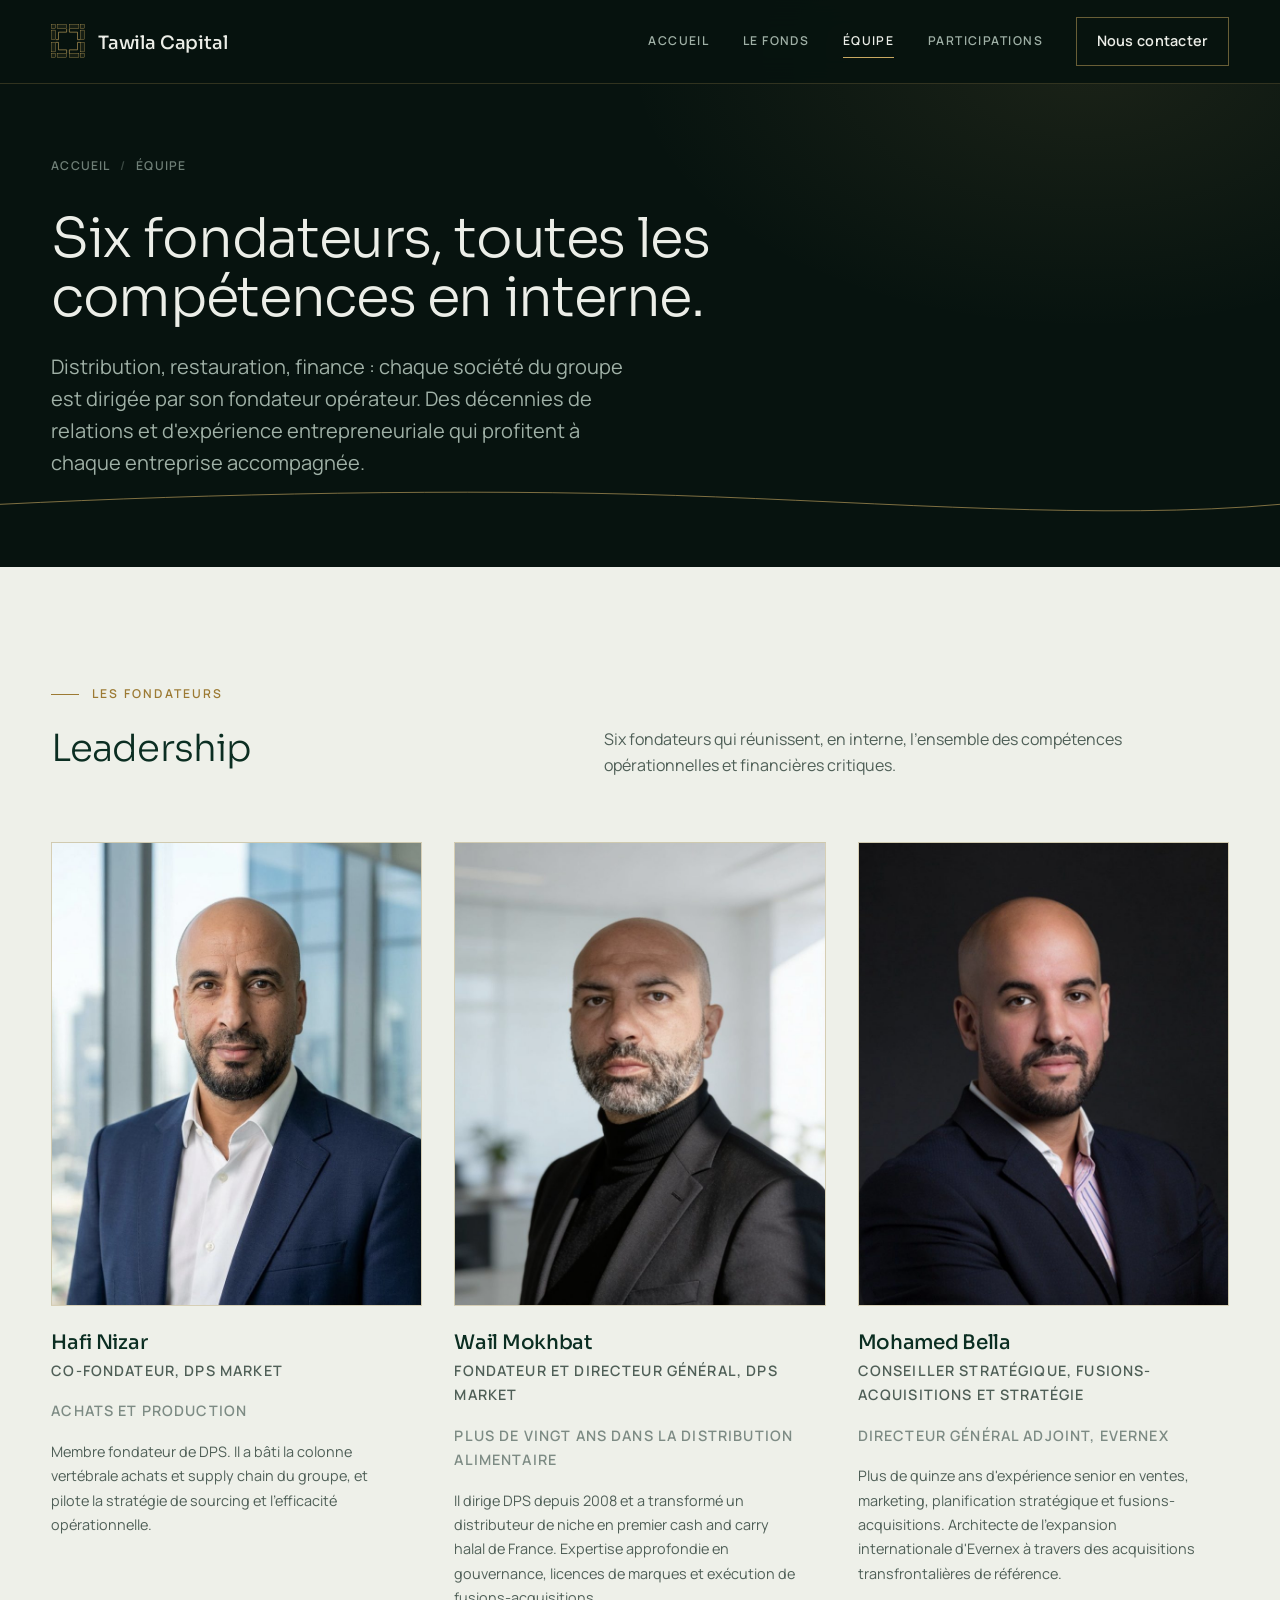
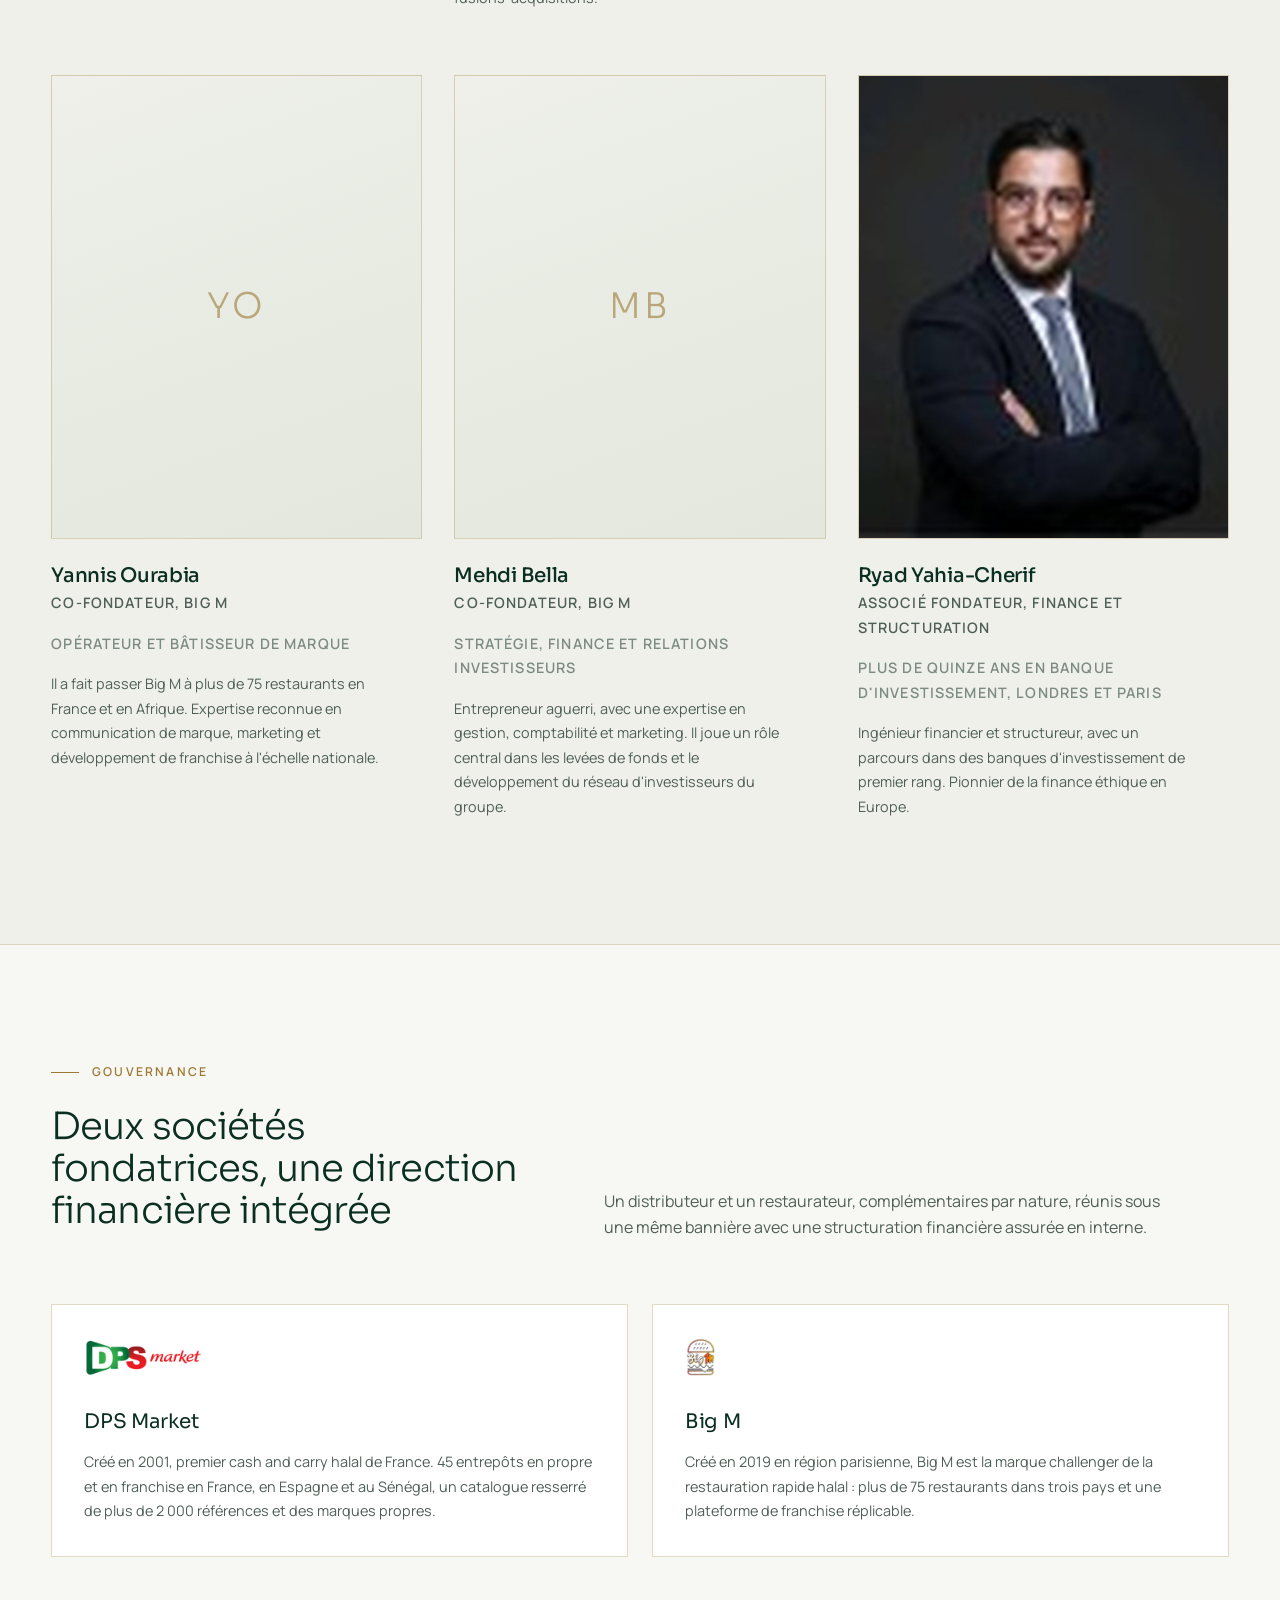
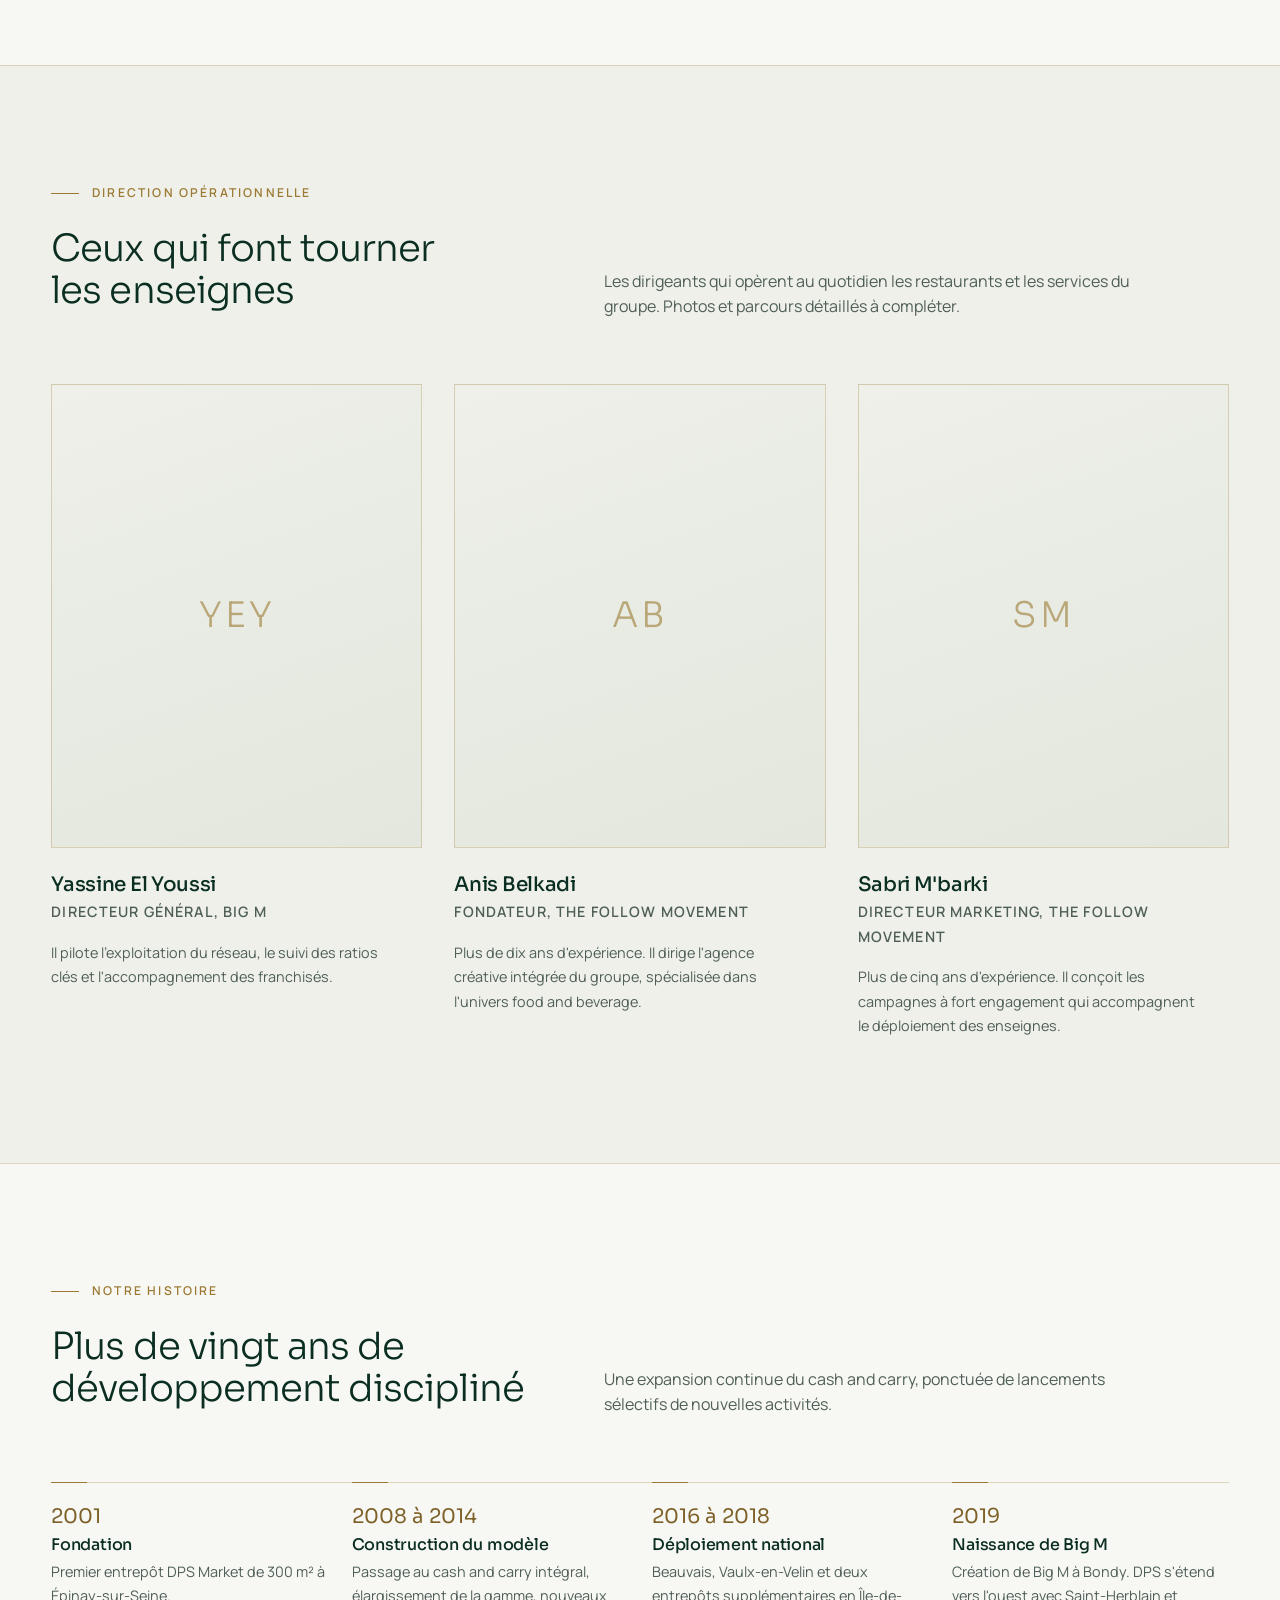
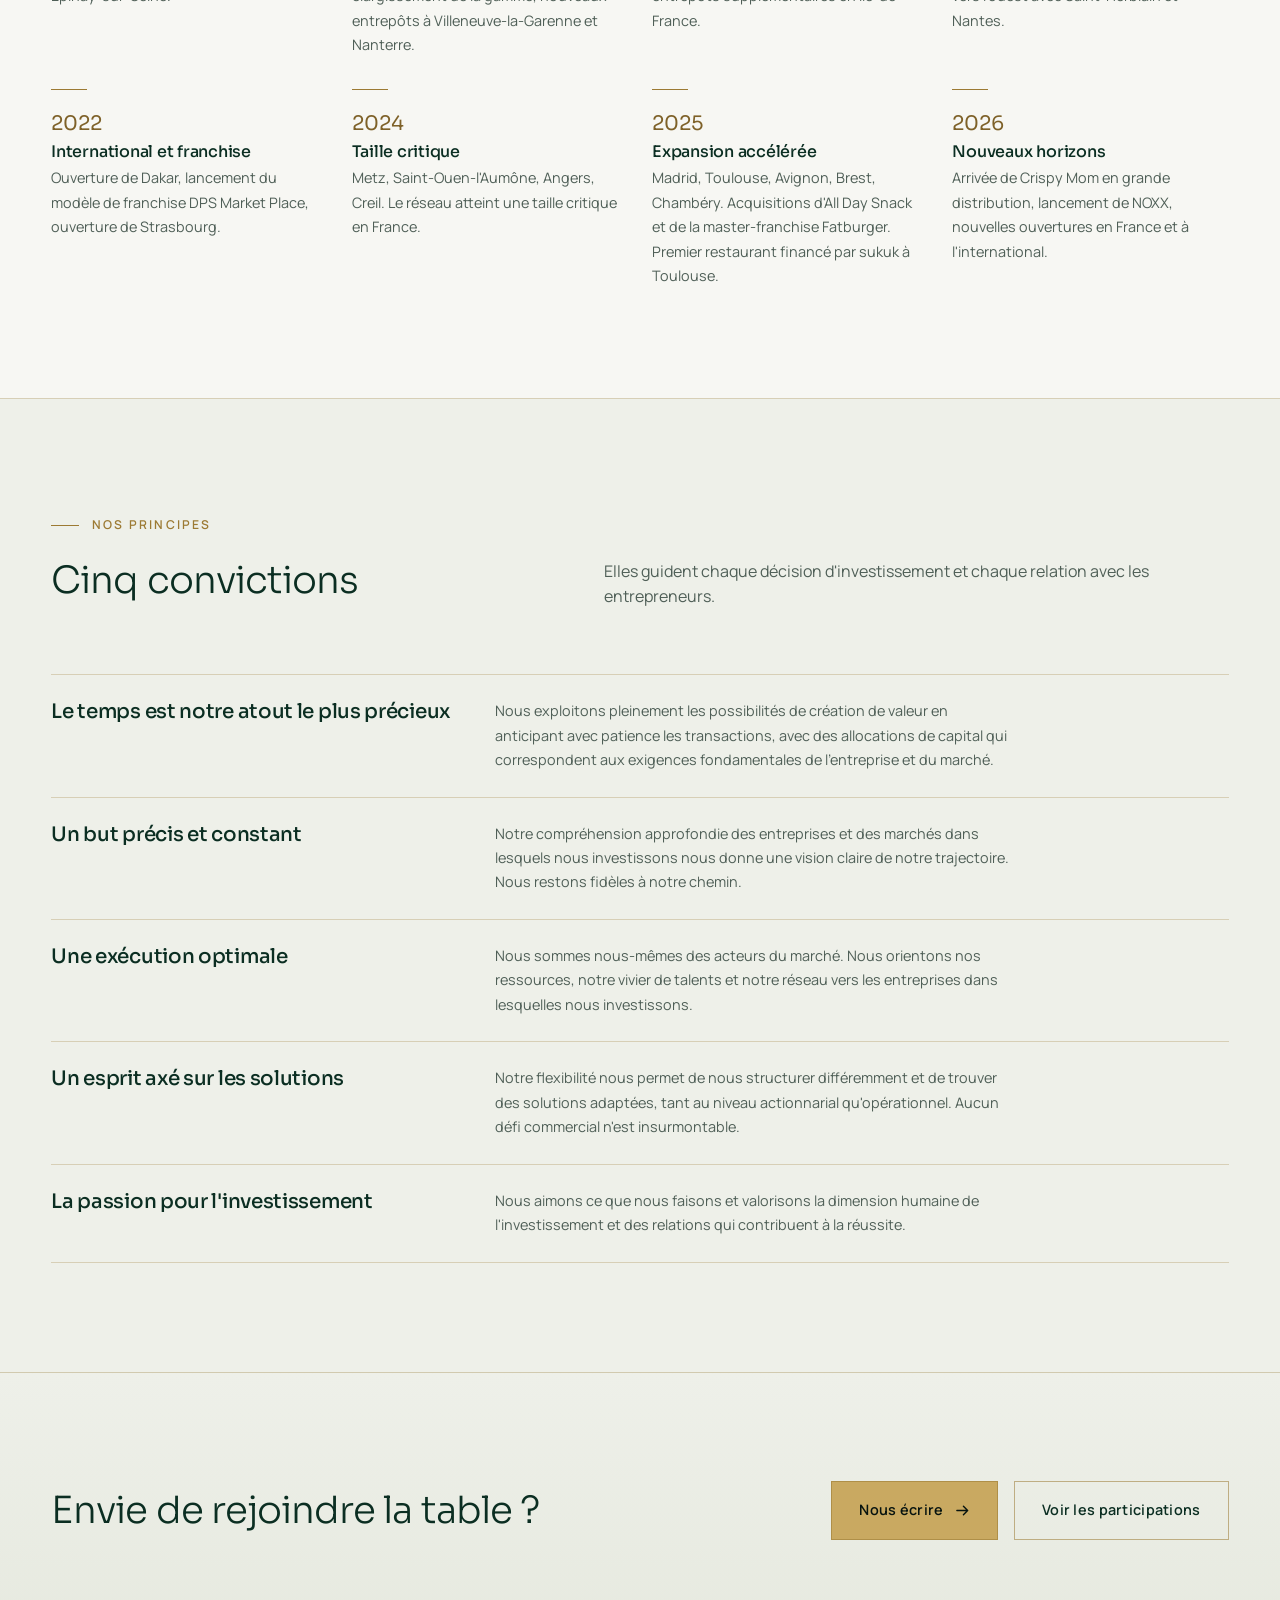
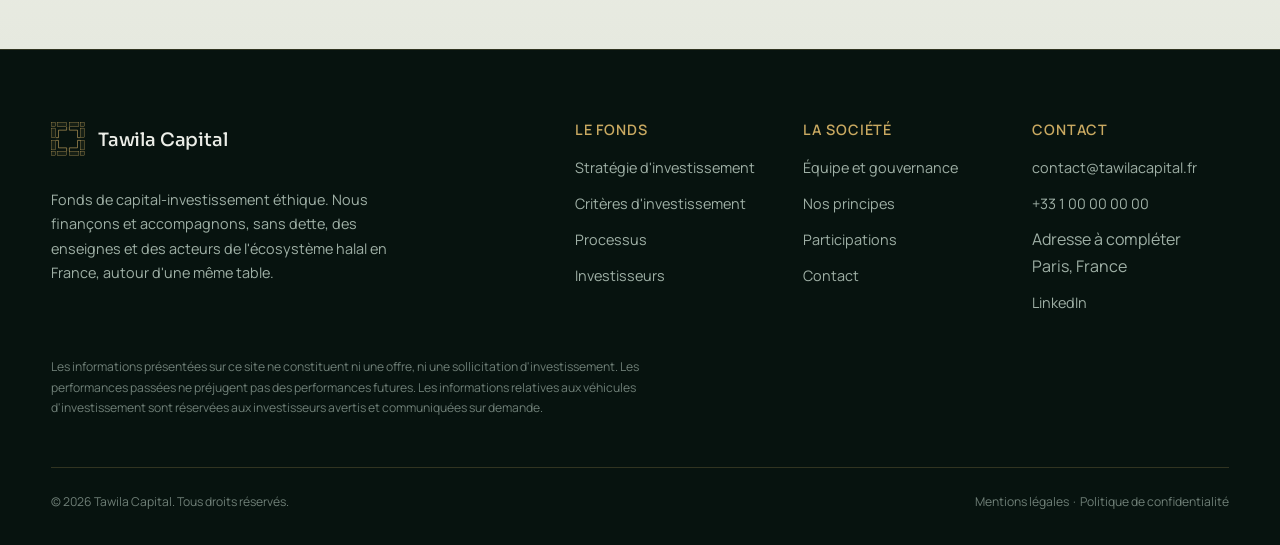
<file: site/equipe.html>
<!DOCTYPE html>
<html lang="fr" dir="ltr">
<head>
  <meta charset="utf-8">
  <meta name="viewport" content="width=device-width, initial-scale=1">
  <!-- SEO : titre et description (à reporter dans Rank Math / Yoast sous WordPress) -->
  <title>Les fondateurs et l'équipe | Tawila Capital</title>
  <meta name="description" content="Leadership de Tawila : six fondateurs réunissant distribution, restauration et finance. Hafi Nizar, Wail Mokhbat, Mohamed Bella, Yannis Ourabia, Mehdi Bella et Ryad Yahia-Cherif. Gouvernance et histoire du groupe.">
  <meta name="robots" content="index, follow, max-image-preview:large, max-snippet:-1, max-video-preview:-1">
  <meta name="author" content="Tawila Capital">
  <meta name="theme-color" content="#07130f">
  <link rel="canonical" href="https://www.tawilacapital.fr/equipe.html">
  <link rel="alternate" hreflang="fr" href="https://www.tawilacapital.fr/equipe.html">
  <link rel="alternate" hreflang="x-default" href="https://www.tawilacapital.fr/equipe.html">

  <!-- Open Graph -->
  <meta property="og:type" content="website">
  <meta property="og:site_name" content="Tawila Capital">
  <meta property="og:locale" content="fr_FR">
  <meta property="og:title" content="Les fondateurs et l'équipe | Tawila Capital">
  <meta property="og:description" content="Leadership de Tawila : six fondateurs réunissant distribution, restauration et finance. Hafi Nizar, Wail Mokhbat, Mohamed Bella, Yannis Ourabia, Mehdi Bella et Ryad Yahia-Cherif. Gouvernance et histoire du groupe.">
  <meta property="og:url" content="https://www.tawilacapital.fr/equipe.html">
  <meta property="og:image" content="https://www.tawilacapital.fr/assets/img/og-image.png">
  <meta property="og:image:width" content="1200">
  <meta property="og:image:height" content="630">
  <meta property="og:image:alt" content="Tawila Capital, fonds de capital-investissement éthique">

  <!-- Twitter / X -->
  <meta name="twitter:card" content="summary_large_image">
  <meta name="twitter:title" content="Les fondateurs et l'équipe | Tawila Capital">
  <meta name="twitter:description" content="Leadership de Tawila : six fondateurs réunissant distribution, restauration et finance. Hafi Nizar, Wail Mokhbat, Mohamed Bella, Yannis Ourabia, Mehdi Bella et Ryad Yahia-Cherif. Gouvernance et histoire du groupe.">
  <meta name="twitter:image" content="https://www.tawilacapital.fr/assets/img/og-image.png">

  <!-- Icônes -->
  <link rel="icon" href="assets/img/favicon.svg" type="image/svg+xml">
  <link rel="apple-touch-icon" href="assets/img/apple-touch-icon.png">
  <link rel="manifest" href="site.webmanifest">

  <!-- Polices -->
  <link rel="preconnect" href="https://fonts.googleapis.com">
  <link rel="preconnect" href="https://fonts.gstatic.com" crossorigin>
  <link rel="stylesheet" href="https://fonts.googleapis.com/css2?family=Sora:wght@300;400;500&family=Manrope:wght@400;500;600;700&display=swap">
  <link rel="stylesheet" href="assets/css/style.css">

  <!-- Données structurées -->
  <script type="application/ld+json">
  {
    "@context": "https://schema.org",
    "@type": ["Organization", "FinancialService"],
    "@id": "https://www.tawilacapital.fr/#organization",
    "name": "Tawila Capital",
    "alternateName": "Tawila Capital Investissement",
    "legalName": "Tawila Capital",
    "url": "https://www.tawilacapital.fr/",
    "logo": { "@type": "ImageObject", "url": "https://www.tawilacapital.fr/assets/img/logo.png", "width": 840, "height": 200 },
    "image": "https://www.tawilacapital.fr/assets/img/og-image.png",
    "description": "Plateforme halal intégrée réunissant distribution alimentaire, restauration et finance éthique, financée sans dette.",
    "foundingDate": "2001",
    "numberOfEmployees": { "@type": "QuantitativeValue", "minValue": 150 },
    "email": "contact@tawilacapital.fr",
    "telephone": "+33 1 00 00 00 00",
    "address": { "@type": "PostalAddress", "streetAddress": "Adresse à compléter", "postalCode": "75000", "addressLocality": "Paris", "addressCountry": "FR" },
    "areaServed": ["FR", "ES", "GB", "MA"],
    "knowsAbout": ["Capital-investissement", "Capital-risque", "Capital-développement", "Restauration halal", "Franchise", "Finance éthique", "Distribution alimentaire"],
    "sameAs": ["https://www.linkedin.com/company/tawila-capital"]
  }
  </script>
  <script type="application/ld+json">
  {
    "@context": "https://schema.org",
    "@type": "WebSite",
    "@id": "https://www.tawilacapital.fr/#website",
    "url": "https://www.tawilacapital.fr/",
    "name": "Tawila Capital",
    "inLanguage": "fr-FR",
    "publisher": { "@id": "https://www.tawilacapital.fr/#organization" }
  }
  </script>
  <script type="application/ld+json">
  {
    "@context": "https://schema.org",
    "@type": "BreadcrumbList",
    "itemListElement": [
      { "@type": "ListItem", "position": 1, "name": "Accueil", "item": "https://www.tawilacapital.fr/" },
      { "@type": "ListItem", "position": 2, "name": "Équipe", "item": "https://www.tawilacapital.fr/equipe.html" }
    ]
  }
  </script>

  <script type="application/ld+json">
  { "@context": "https://schema.org", "@type": "AboutPage", "@id": "https://www.tawilacapital.fr/equipe.html", "url": "https://www.tawilacapital.fr/equipe.html", "name": "Les fondateurs et l'équipe de Tawila Capital", "isPartOf": { "@id": "https://www.tawilacapital.fr/#website" }, "about": { "@id": "https://www.tawilacapital.fr/#organization" } }
  </script>
  <script type="application/ld+json">
  { "@context": "https://schema.org", "@graph": [
    { "@type": "Person", "name": "Wail Mokhbat", "jobTitle": "Fondateur et directeur général, DPS Market", "worksFor": { "@id": "https://www.tawilacapital.fr/#organization" }, "image": "https://www.tawilacapital.fr/assets/img/equipe/wail-mokhbat.jpg" },
    { "@type": "Person", "name": "Hafi Nizar", "jobTitle": "Co-fondateur, DPS Market", "worksFor": { "@id": "https://www.tawilacapital.fr/#organization" }, "image": "https://www.tawilacapital.fr/assets/img/equipe/hafi-nizar.jpg" },
    { "@type": "Person", "name": "Yannis Ourabia", "jobTitle": "Co-fondateur, Big M", "worksFor": { "@id": "https://www.tawilacapital.fr/#organization" } },
    { "@type": "Person", "name": "Mehdi Bella", "jobTitle": "Co-fondateur, Big M", "worksFor": { "@id": "https://www.tawilacapital.fr/#organization" } },
    { "@type": "Person", "name": "Mohamed Bella", "jobTitle": "Conseiller stratégique, fusions-acquisitions et stratégie", "worksFor": { "@id": "https://www.tawilacapital.fr/#organization" }, "image": "https://www.tawilacapital.fr/assets/img/equipe/mohamed-bella.jpg" },
    { "@type": "Person", "name": "Ryad Yahia-Cherif", "jobTitle": "Associé fondateur, finance et structuration", "worksFor": { "@id": "https://www.tawilacapital.fr/#organization" }, "image": "https://www.tawilacapital.fr/assets/img/equipe/ryad-yahia-cherif.jpg" }
  ] }
  </script>
</head>
<body>
<a class="skip-link" href="#contenu">Aller au contenu</a>
<header class="site-header">
  <div class="container">
    <a class="brand" href="index.html" aria-label="Tawila Capital, retour à l'accueil">
      <svg class="brand__mark" viewBox="0 0 100 100" aria-hidden="true">
        <g class="b"><rect x="2" y="2" width="12" height="12"/><rect x="18" y="2" width="28" height="12"/><rect x="54" y="2" width="28" height="12"/><rect x="86" y="2" width="12" height="12"/><rect x="2" y="18" width="12" height="28"/><rect x="86" y="18" width="12" height="28"/><rect x="2" y="54" width="12" height="28"/><rect x="86" y="54" width="12" height="28"/><rect x="2" y="86" width="12" height="12"/><rect x="18" y="86" width="28" height="12"/><rect x="54" y="86" width="28" height="12"/><rect x="86" y="86" width="12" height="12"/></g>
        <g class="g"><path d="M46 14v10H22v22H14"/><path d="M54 14v10h24v22h8"/><path d="M46 86V76H22V54H14"/><path d="M54 86V76h24V54h8"/></g>
      </svg>
      <span class="brand__name">Tawila Capital</span>
    </a>
    <button class="nav-toggle" type="button" aria-expanded="false" aria-controls="navigation" aria-label="Ouvrir le menu">
      <span></span><span></span><span></span>
    </button>
    <nav class="nav" id="navigation" aria-label="Navigation principale">
      <a href="index.html">Accueil</a>
      <a href="le-fonds.html">Le fonds</a>
      <a href="equipe.html" aria-current="page">Équipe</a>
      <a href="participations.html">Participations</a>
      <a class="btn" href="contact.html">Nous contacter</a>
    </nav>
  </div>
</header>
<main id="contenu">
  
<section class="page-hero">
  <div class="container">
    <ol class="breadcrumb" aria-label="Fil d'Ariane"><li><a href="index.html">Accueil</a></li><li aria-current="page">Équipe</li></ol>
    <h1>Six fondateurs, toutes les compétences en interne.</h1>
    <p class="lead">Distribution, restauration, finance : chaque société du groupe est dirigée par son fondateur opérateur. Des décennies de relations et d'expérience entrepreneuriale qui profitent à chaque entreprise accompagnée.</p>
  </div>
  <svg class="page-hero__horizon" viewBox="0 0 1440 220" preserveAspectRatio="none" aria-hidden="true">
  <path d="M0 150 C 240 138, 520 132, 760 140 S 1240 168, 1440 150"/>
  
</svg>
</section>

  <section class="section section--white" id="leadership" aria-labelledby="leadership-titre">
    <div class="container">
      <div class="section-head section-head--split reveal">
        <div><p class="eyebrow">Les fondateurs</p><h2 id="leadership-titre">Leadership</h2></div>
        <p class="lead">Six fondateurs qui réunissent, en interne, l'ensemble des compétences opérationnelles et financières critiques.</p>
      </div>
      <div class="team">
        
<article class="member reveal">
  <figure>
    <div class="member__photo"><img src="assets/img/equipe/hafi-nizar.jpg" alt="Portrait de Hafi Nizar" width="800" height="1000" loading="lazy"></div>
    <figcaption>
      <h3>Hafi Nizar</h3>
      <p class="member__role">Co-fondateur, DPS Market</p>
      <p class="member__role" style="color: var(--text-faint)">Achats et production</p>
      <p>Membre fondateur de DPS. Il a bâti la colonne vertébrale achats et supply chain du groupe, et pilote la stratégie de sourcing et l'efficacité opérationnelle.</p>
    </figcaption>
  </figure>
</article>
        
<article class="member reveal" data-delay="1">
  <figure>
    <div class="member__photo"><img src="assets/img/equipe/wail-mokhbat.jpg" alt="Portrait de Wail Mokhbat" width="800" height="1000" loading="lazy"></div>
    <figcaption>
      <h3>Wail Mokhbat</h3>
      <p class="member__role">Fondateur et directeur général, DPS Market</p>
      <p class="member__role" style="color: var(--text-faint)">Plus de vingt ans dans la distribution alimentaire</p>
      <p>Il dirige DPS depuis 2008 et a transformé un distributeur de niche en premier cash and carry halal de France. Expertise approfondie en gouvernance, licences de marques et exécution de fusions-acquisitions.</p>
    </figcaption>
  </figure>
</article>
        
<article class="member reveal" data-delay="2">
  <figure>
    <div class="member__photo"><img src="assets/img/equipe/mohamed-bella.jpg" alt="Portrait de Mohamed Bella" width="800" height="1000" loading="lazy"></div>
    <figcaption>
      <h3>Mohamed Bella</h3>
      <p class="member__role">Conseiller stratégique, fusions-acquisitions et stratégie</p>
      <p class="member__role" style="color: var(--text-faint)">Directeur général adjoint, Evernex</p>
      <p>Plus de quinze ans d'expérience senior en ventes, marketing, planification stratégique et fusions-acquisitions. Architecte de l'expansion internationale d'Evernex à travers des acquisitions transfrontalières de référence.</p>
    </figcaption>
  </figure>
</article>
        
<article class="member reveal">
  <figure>
    <!-- Photo à ajouter : assets/img/equipe/yannis-ourabia.jpg (800 x 1000 px) -->
    <div class="member__photo" role="img" aria-label="Portrait de Yannis Ourabia"><span class="member__initials" aria-hidden="true">YO</span></div>
    <figcaption>
      <h3>Yannis Ourabia</h3>
      <p class="member__role">Co-fondateur, Big M</p>
      <p class="member__role" style="color: var(--text-faint)">Opérateur et bâtisseur de marque</p>
      <p>Il a fait passer Big M à plus de 75 restaurants en France et en Afrique. Expertise reconnue en communication de marque, marketing et développement de franchise à l'échelle nationale.</p>
    </figcaption>
  </figure>
</article>
        
<article class="member reveal" data-delay="1">
  <figure>
    <!-- Photo à ajouter : assets/img/equipe/mehdi-bella.jpg (800 x 1000 px) -->
    <div class="member__photo" role="img" aria-label="Portrait de Mehdi Bella"><span class="member__initials" aria-hidden="true">MB</span></div>
    <figcaption>
      <h3>Mehdi Bella</h3>
      <p class="member__role">Co-fondateur, Big M</p>
      <p class="member__role" style="color: var(--text-faint)">Stratégie, finance et relations investisseurs</p>
      <p>Entrepreneur aguerri, avec une expertise en gestion, comptabilité et marketing. Il joue un rôle central dans les levées de fonds et le développement du réseau d'investisseurs du groupe.</p>
    </figcaption>
  </figure>
</article>
        
<article class="member reveal" data-delay="2">
  <figure>
    <div class="member__photo"><img src="assets/img/equipe/ryad-yahia-cherif.jpg" alt="Portrait de Ryad Yahia-Cherif" width="800" height="1000" loading="lazy"></div>
    <figcaption>
      <h3>Ryad Yahia-Cherif</h3>
      <p class="member__role">Associé fondateur, finance et structuration</p>
      <p class="member__role" style="color: var(--text-faint)">Plus de quinze ans en banque d'investissement, Londres et Paris</p>
      <p>Ingénieur financier et structureur, avec un parcours dans des banques d'investissement de premier rang. Pionnier de la finance éthique en Europe.</p>
    </figcaption>
  </figure>
</article>
      </div>
    </div>
  </section>

  <section class="section" aria-labelledby="gouvernance-titre">
    <div class="container">
      <div class="section-head section-head--split reveal">
        <div><p class="eyebrow">Gouvernance</p><h2 id="gouvernance-titre">Deux sociétés fondatrices, une direction financière intégrée</h2></div>
        <p class="lead">Un distributeur et un restaurateur, complémentaires par nature, réunis sous une même bannière avec une structuration financière assurée en interne.</p>
      </div>
      <div class="poles poles--2">
        <article class="pole reveal">
          <div class="pole__logo"><img src="assets/img/marques/dps-market.png" alt="DPS Market" height="40" loading="lazy"></div>
          <h3>DPS Market</h3>
          <p>Créé en 2001, premier cash and carry halal de France. 45 entrepôts en propre et en franchise en France, en Espagne et au Sénégal, un catalogue resserré de plus de 2 000 références et des marques propres.</p>
        </article>
        <article class="pole reveal" data-delay="1">
          <div class="pole__logo"><img src="assets/img/marques/big-m.png" alt="Big M" height="40" loading="lazy"></div>
          <h3>Big M</h3>
          <p>Créé en 2019 en région parisienne, Big M est la marque challenger de la restauration rapide halal : plus de 75 restaurants dans trois pays et une plateforme de franchise réplicable.</p>
        </article>
      </div>
    </div>
  </section>

  <section class="section section--white" aria-labelledby="direction-titre">
    <div class="container">
      <div class="section-head section-head--split reveal">
        <div><p class="eyebrow">Direction opérationnelle</p><h2 id="direction-titre">Ceux qui font tourner les enseignes</h2></div>
        <p class="lead">Les dirigeants qui opèrent au quotidien les restaurants et les services du groupe. Photos et parcours détaillés à compléter.</p>
      </div>
      <div class="team">
        
<article class="member reveal">
  <figure>
    <!-- Photo à ajouter : assets/img/equipe/yassine-el-youssi.jpg (800 x 1000 px) -->
    <div class="member__photo" role="img" aria-label="Portrait de Yassine El Youssi"><span class="member__initials" aria-hidden="true">YEY</span></div>
    <figcaption>
      <h3>Yassine El Youssi</h3>
      <p class="member__role">Directeur général, Big M</p>
      
      <p>Il pilote l'exploitation du réseau, le suivi des ratios clés et l'accompagnement des franchisés.</p>
    </figcaption>
  </figure>
</article>
        
<article class="member reveal" data-delay="1">
  <figure>
    <!-- Photo à ajouter : assets/img/equipe/anis-belkadi.jpg (800 x 1000 px) -->
    <div class="member__photo" role="img" aria-label="Portrait de Anis Belkadi"><span class="member__initials" aria-hidden="true">AB</span></div>
    <figcaption>
      <h3>Anis Belkadi</h3>
      <p class="member__role">Fondateur, The Follow Movement</p>
      
      <p>Plus de dix ans d'expérience. Il dirige l'agence créative intégrée du groupe, spécialisée dans l'univers food and beverage.</p>
    </figcaption>
  </figure>
</article>
        
<article class="member reveal" data-delay="2">
  <figure>
    <!-- Photo à ajouter : assets/img/equipe/sabri-m-barki.jpg (800 x 1000 px) -->
    <div class="member__photo" role="img" aria-label="Portrait de Sabri M'barki"><span class="member__initials" aria-hidden="true">SM</span></div>
    <figcaption>
      <h3>Sabri M'barki</h3>
      <p class="member__role">Directeur marketing, The Follow Movement</p>
      
      <p>Plus de cinq ans d'expérience. Il conçoit les campagnes à fort engagement qui accompagnent le déploiement des enseignes.</p>
    </figcaption>
  </figure>
</article>
      </div>
    </div>
  </section>

  <section class="section" aria-labelledby="histoire-titre">
    <div class="container">
      <div class="section-head section-head--split reveal">
        <div><p class="eyebrow">Notre histoire</p><h2 id="histoire-titre">Plus de vingt ans de développement discipliné</h2></div>
        <p class="lead">Une expansion continue du cash and carry, ponctuée de lancements sélectifs de nouvelles activités.</p>
      </div>
      <ol class="timeline reveal">
        <li><div class="timeline__year">2001</div><h3>Fondation</h3><p>Premier entrepôt DPS Market de 300 m² à Épinay-sur-Seine.</p></li>
        <li><div class="timeline__year">2008 à 2014</div><h3>Construction du modèle</h3><p>Passage au cash and carry intégral, élargissement de la gamme, nouveaux entrepôts à Villeneuve-la-Garenne et Nanterre.</p></li>
        <li><div class="timeline__year">2016 à 2018</div><h3>Déploiement national</h3><p>Beauvais, Vaulx-en-Velin et deux entrepôts supplémentaires en Île-de-France.</p></li>
        <li><div class="timeline__year">2019</div><h3>Naissance de Big M</h3><p>Création de Big M à Bondy. DPS s'étend vers l'ouest avec Saint-Herblain et Nantes.</p></li>
        <li><div class="timeline__year">2022</div><h3>International et franchise</h3><p>Ouverture de Dakar, lancement du modèle de franchise DPS Market Place, ouverture de Strasbourg.</p></li>
        <li><div class="timeline__year">2024</div><h3>Taille critique</h3><p>Metz, Saint-Ouen-l'Aumône, Angers, Creil. Le réseau atteint une taille critique en France.</p></li>
        <li><div class="timeline__year">2025</div><h3>Expansion accélérée</h3><p>Madrid, Toulouse, Avignon, Brest, Chambéry. Acquisitions d'All Day Snack et de la master-franchise Fatburger. Premier restaurant financé par sukuk à Toulouse.</p></li>
        <li><div class="timeline__year">2026</div><h3>Nouveaux horizons</h3><p>Arrivée de Crispy Mom en grande distribution, lancement de NOXX, nouvelles ouvertures en France et à l'international.</p></li>
      </ol>
    </div>
  </section>

  <section class="section section--white" id="principes" aria-labelledby="principes-titre">
    <div class="container">
      <div class="section-head section-head--split reveal">
        <div><p class="eyebrow">Nos principes</p><h2 id="principes-titre">Cinq convictions</h2></div>
        <p class="lead">Elles guident chaque décision d'investissement et chaque relation avec les entrepreneurs.</p>
      </div>
      <ul class="principles reveal">
        <li><h3>Le temps est notre atout le plus précieux</h3><p>Nous exploitons pleinement les possibilités de création de valeur en anticipant avec patience les transactions, avec des allocations de capital qui correspondent aux exigences fondamentales de l'entreprise et du marché.</p></li>
        <li><h3>Un but précis et constant</h3><p>Notre compréhension approfondie des entreprises et des marchés dans lesquels nous investissons nous donne une vision claire de notre trajectoire. Nous restons fidèles à notre chemin.</p></li>
        <li><h3>Une exécution optimale</h3><p>Nous sommes nous-mêmes des acteurs du marché. Nous orientons nos ressources, notre vivier de talents et notre réseau vers les entreprises dans lesquelles nous investissons.</p></li>
        <li><h3>Un esprit axé sur les solutions</h3><p>Notre flexibilité nous permet de nous structurer différemment et de trouver des solutions adaptées, tant au niveau actionnarial qu'opérationnel. Aucun défi commercial n'est insurmontable.</p></li>
        <li><h3>La passion pour l'investissement</h3><p>Nous aimons ce que nous faisons et valorisons la dimension humaine de l'investissement et des relations qui contribuent à la réussite.</p></li>
      </ul>
    </div>
  </section>

  
<section class="section section--abysse">
  <div class="container cta reveal">
    <h2>Envie de rejoindre la table ?</h2>
    <div class="cta__actions">
      <a class="btn btn--light btn--solid" href="contact.html">Nous écrire <svg viewBox="0 0 16 16" aria-hidden="true" fill="none" stroke="currentColor" stroke-width="1.5" stroke-linecap="round" stroke-linejoin="round"><path d="M2 8h11M9 3.5 13.5 8 9 12.5"/></svg></a>
      <a class="btn btn--light" href="participations.html">Voir les participations</a>
    </div>
  </div>
</section>
</main>
<footer class="site-footer">
  <div class="container">
    <div class="footer__grid">
      <div class="footer__about">
        <a class="brand" href="index.html" aria-label="Tawila Capital, retour à l'accueil">
          <svg class="brand__mark" viewBox="0 0 100 100" aria-hidden="true">
        <g class="b"><rect x="2" y="2" width="12" height="12"/><rect x="18" y="2" width="28" height="12"/><rect x="54" y="2" width="28" height="12"/><rect x="86" y="2" width="12" height="12"/><rect x="2" y="18" width="12" height="28"/><rect x="86" y="18" width="12" height="28"/><rect x="2" y="54" width="12" height="28"/><rect x="86" y="54" width="12" height="28"/><rect x="2" y="86" width="12" height="12"/><rect x="18" y="86" width="28" height="12"/><rect x="54" y="86" width="28" height="12"/><rect x="86" y="86" width="12" height="12"/></g>
        <g class="g"><path d="M46 14v10H22v22H14"/><path d="M54 14v10h24v22h8"/><path d="M46 86V76H22V54H14"/><path d="M54 86V76h24V54h8"/></g>
      </svg>
          <span class="brand__name">Tawila Capital</span>
        </a>
        <p>Fonds de capital-investissement éthique. Nous finançons et accompagnons, sans dette, des enseignes et des acteurs de l'écosystème halal en France, autour d'une même table.</p>
      </div>
      <div class="footer__col">
        <h4>Le fonds</h4>
        <ul>
          <li><a href="le-fonds.html">Stratégie d'investissement</a></li>
          <li><a href="le-fonds.html#criteres">Critères d'investissement</a></li>
          <li><a href="le-fonds.html#processus">Processus</a></li>
          <li><a href="le-fonds.html#investisseurs">Investisseurs</a></li>
        </ul>
      </div>
      <div class="footer__col">
        <h4>La société</h4>
        <ul>
          <li><a href="equipe.html">Équipe et gouvernance</a></li>
          <li><a href="equipe.html#principes">Nos principes</a></li>
          <li><a href="participations.html">Participations</a></li>
          <li><a href="contact.html">Contact</a></li>
        </ul>
      </div>
      <div class="footer__col">
        <h4>Contact</h4>
        <ul>
          <li><a href="mailto:contact@tawilacapital.fr">contact@tawilacapital.fr</a></li>
          <li><a href="tel:+33100000000">+33 1 00 00 00 00</a></li>
          <li>Adresse à compléter<br>Paris, France</li>
          <li><a href="https://www.linkedin.com/company/tawila-capital" rel="noopener" target="_blank">LinkedIn</a></li>
        </ul>
      </div>
    </div>
    <p class="footer__disclaimer">Les informations présentées sur ce site ne constituent ni une offre, ni une sollicitation d'investissement. Les performances passées ne préjugent pas des performances futures. Les informations relatives aux véhicules d'investissement sont réservées aux investisseurs avertis et communiquées sur demande.</p>
    <div class="footer__bottom">
      <span>© <span data-year>2026</span> Tawila Capital. Tous droits réservés.</span>
      <span><a href="mentions-legales.html">Mentions légales</a> &nbsp;·&nbsp; <a href="politique-de-confidentialite.html">Politique de confidentialité</a></span>
    </div>
  </div>
</footer>
<script src="assets/js/main.js" defer></script>
</body>
</html>
</file>
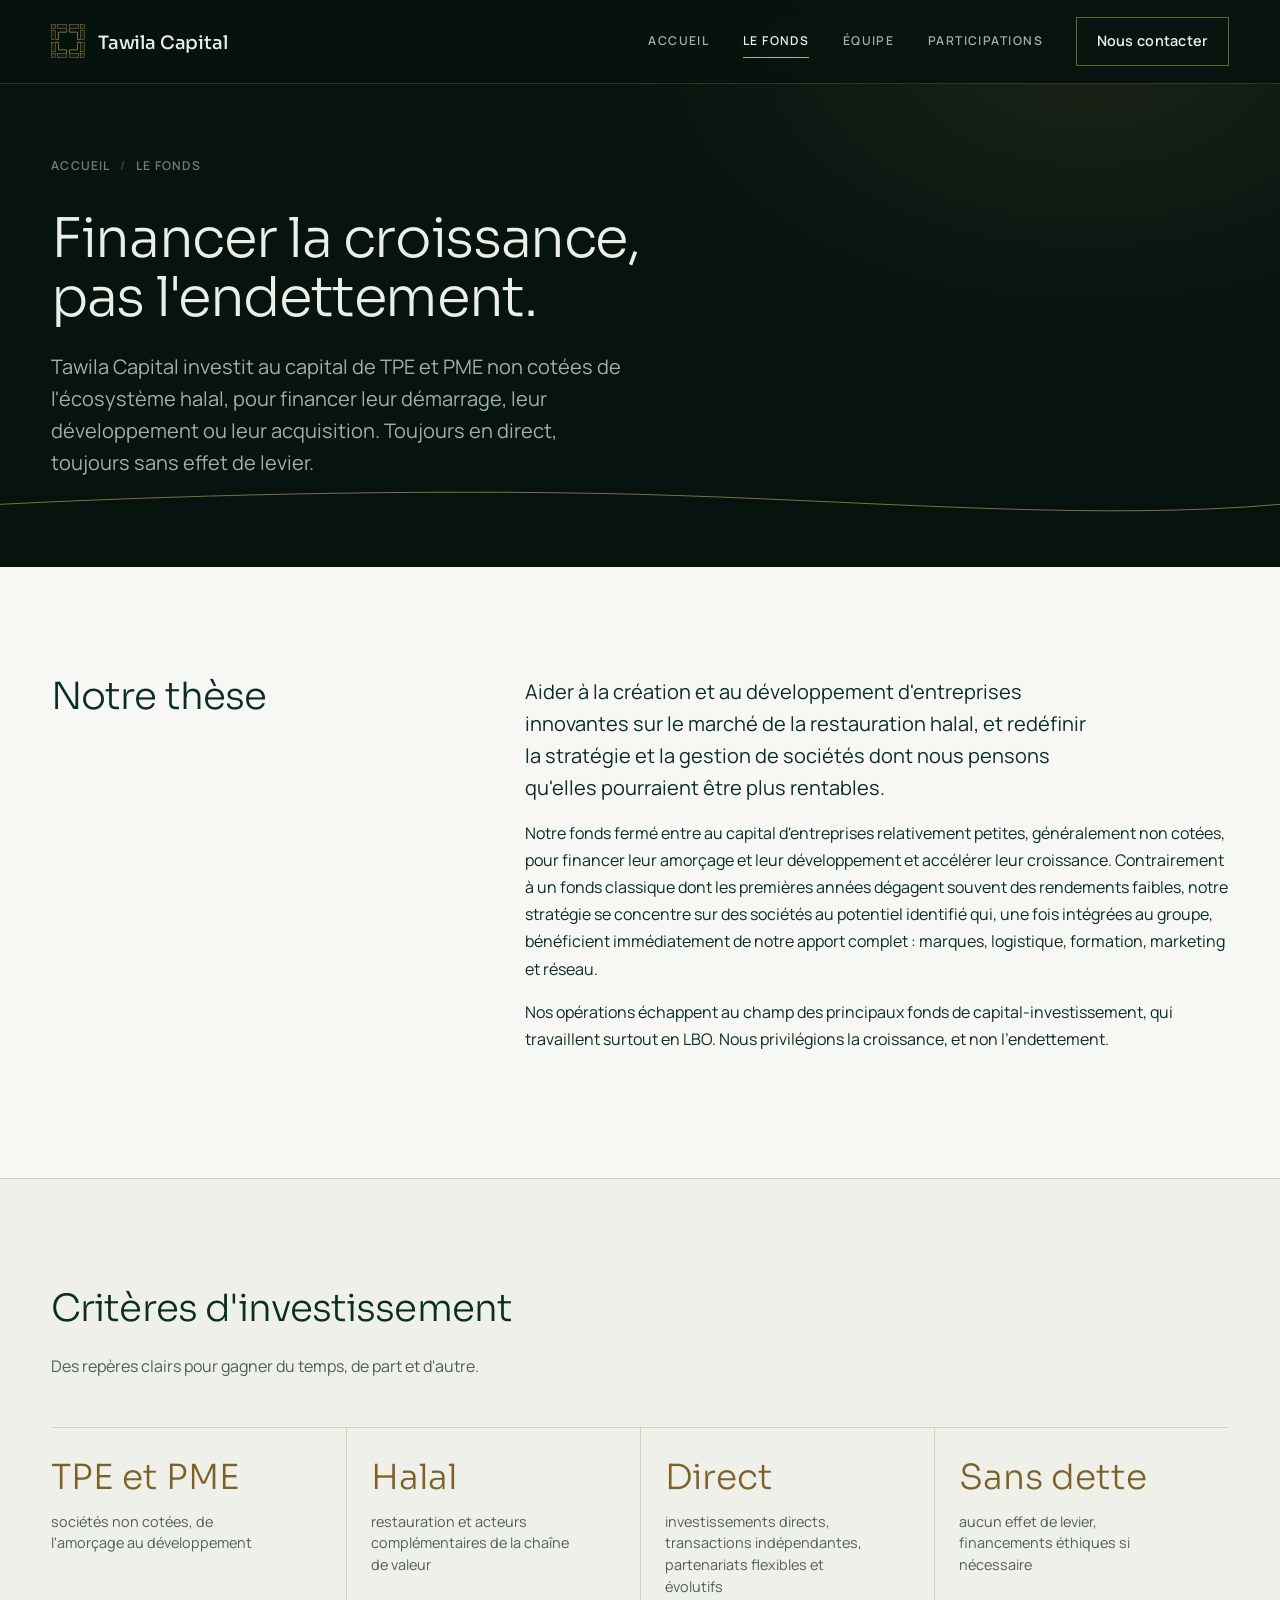
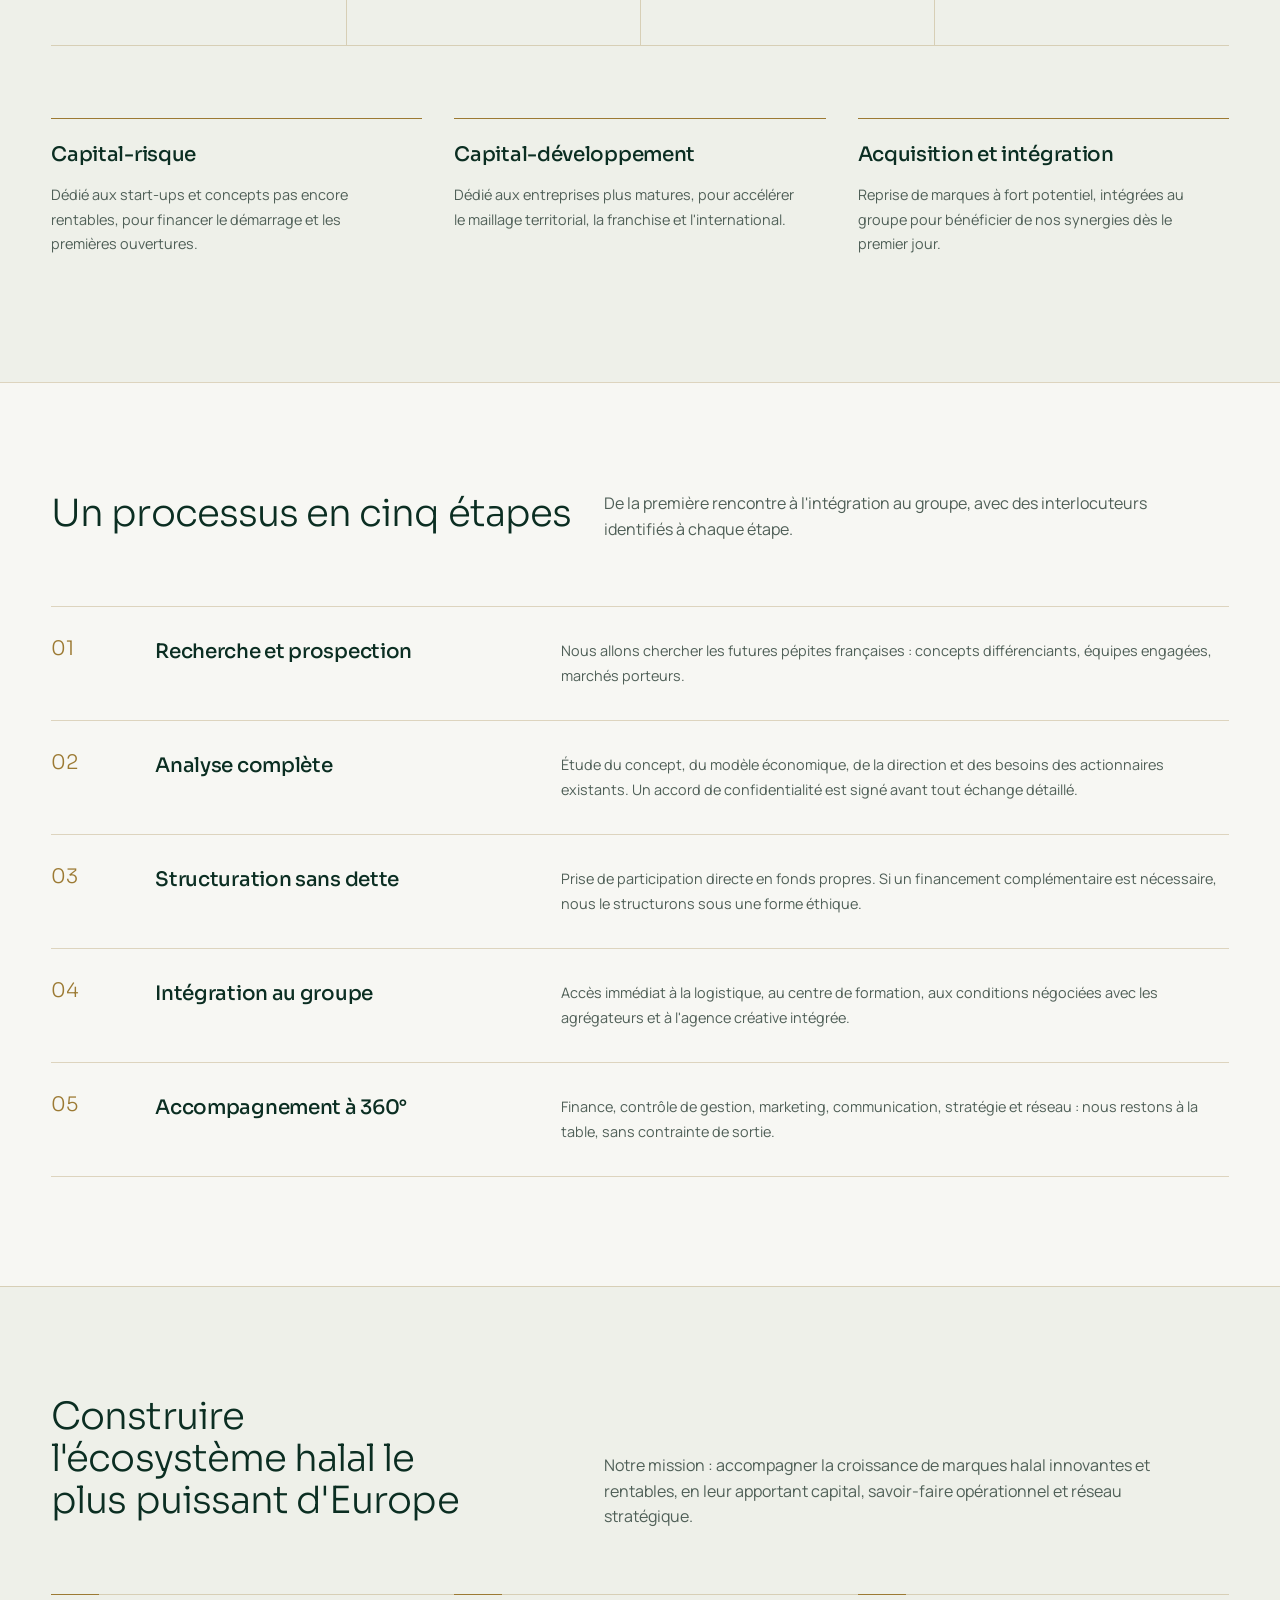
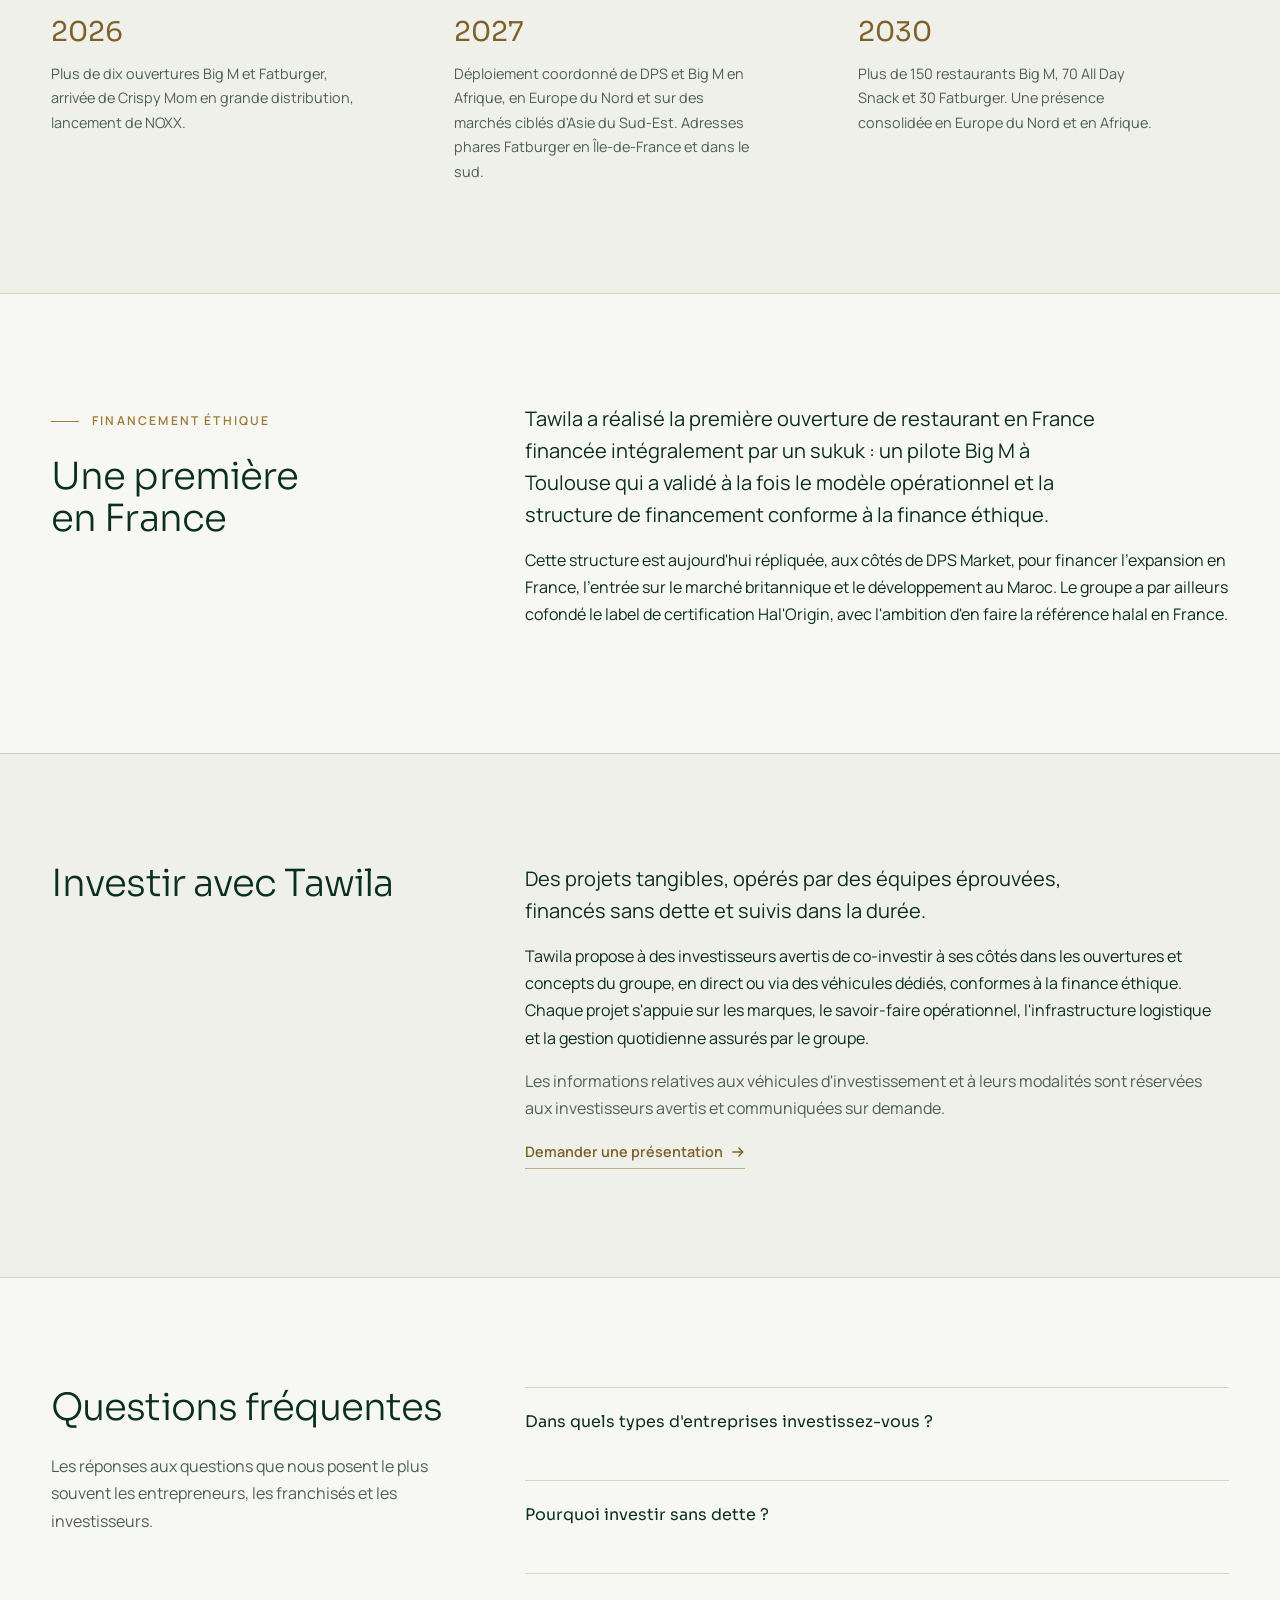
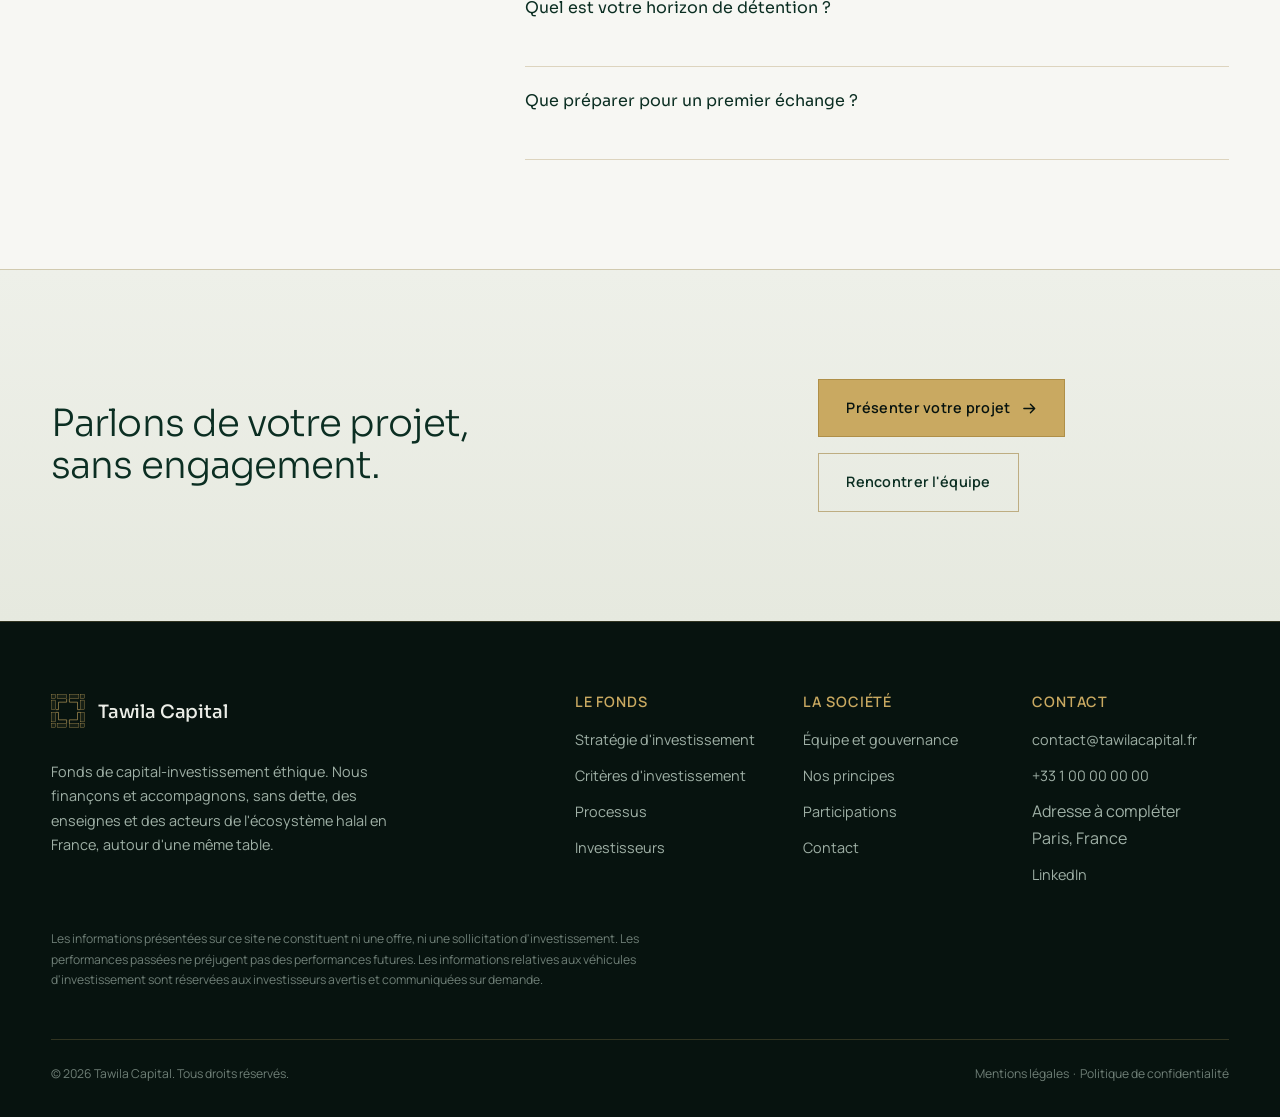
<file: site/le-fonds.html>
<!DOCTYPE html>
<html lang="fr" dir="ltr">
<head>
  <meta charset="utf-8">
  <meta name="viewport" content="width=device-width, initial-scale=1">
  <!-- SEO : titre et description (à reporter dans Rank Math / Yoast sous WordPress) -->
  <title>Le fonds et la stratégie d'investissement | Tawila Capital</title>
  <meta name="description" content="Thèse, critères et processus d'investissement de Tawila Capital : capital-risque et capital-développement dans des TPE et PME halal, investissements directs, sans effet de levier, avec un accompagnement à 360°.">
  <meta name="robots" content="index, follow, max-image-preview:large, max-snippet:-1, max-video-preview:-1">
  <meta name="author" content="Tawila Capital">
  <meta name="theme-color" content="#07130f">
  <link rel="canonical" href="https://www.tawilacapital.fr/le-fonds.html">
  <link rel="alternate" hreflang="fr" href="https://www.tawilacapital.fr/le-fonds.html">
  <link rel="alternate" hreflang="x-default" href="https://www.tawilacapital.fr/le-fonds.html">

  <!-- Open Graph -->
  <meta property="og:type" content="website">
  <meta property="og:site_name" content="Tawila Capital">
  <meta property="og:locale" content="fr_FR">
  <meta property="og:title" content="Le fonds et la stratégie d'investissement | Tawila Capital">
  <meta property="og:description" content="Thèse, critères et processus d'investissement de Tawila Capital : capital-risque et capital-développement dans des TPE et PME halal, investissements directs, sans effet de levier, avec un accompagnement à 360°.">
  <meta property="og:url" content="https://www.tawilacapital.fr/le-fonds.html">
  <meta property="og:image" content="https://www.tawilacapital.fr/assets/img/og-image.png">
  <meta property="og:image:width" content="1200">
  <meta property="og:image:height" content="630">
  <meta property="og:image:alt" content="Tawila Capital, fonds de capital-investissement éthique">

  <!-- Twitter / X -->
  <meta name="twitter:card" content="summary_large_image">
  <meta name="twitter:title" content="Le fonds et la stratégie d'investissement | Tawila Capital">
  <meta name="twitter:description" content="Thèse, critères et processus d'investissement de Tawila Capital : capital-risque et capital-développement dans des TPE et PME halal, investissements directs, sans effet de levier, avec un accompagnement à 360°.">
  <meta name="twitter:image" content="https://www.tawilacapital.fr/assets/img/og-image.png">

  <!-- Icônes -->
  <link rel="icon" href="assets/img/favicon.svg" type="image/svg+xml">
  <link rel="apple-touch-icon" href="assets/img/apple-touch-icon.png">
  <link rel="manifest" href="site.webmanifest">

  <!-- Polices -->
  <link rel="preconnect" href="https://fonts.googleapis.com">
  <link rel="preconnect" href="https://fonts.gstatic.com" crossorigin>
  <link rel="stylesheet" href="https://fonts.googleapis.com/css2?family=Sora:wght@300;400;500&family=Manrope:wght@400;500;600;700&display=swap">
  <link rel="stylesheet" href="assets/css/style.css">

  <!-- Données structurées -->
  <script type="application/ld+json">
  {
    "@context": "https://schema.org",
    "@type": ["Organization", "FinancialService"],
    "@id": "https://www.tawilacapital.fr/#organization",
    "name": "Tawila Capital",
    "alternateName": "Tawila Capital Investissement",
    "legalName": "Tawila Capital",
    "url": "https://www.tawilacapital.fr/",
    "logo": { "@type": "ImageObject", "url": "https://www.tawilacapital.fr/assets/img/logo.png", "width": 840, "height": 200 },
    "image": "https://www.tawilacapital.fr/assets/img/og-image.png",
    "description": "Plateforme halal intégrée réunissant distribution alimentaire, restauration et finance éthique, financée sans dette.",
    "foundingDate": "2001",
    "numberOfEmployees": { "@type": "QuantitativeValue", "minValue": 150 },
    "email": "contact@tawilacapital.fr",
    "telephone": "+33 1 00 00 00 00",
    "address": { "@type": "PostalAddress", "streetAddress": "Adresse à compléter", "postalCode": "75000", "addressLocality": "Paris", "addressCountry": "FR" },
    "areaServed": ["FR", "ES", "GB", "MA"],
    "knowsAbout": ["Capital-investissement", "Capital-risque", "Capital-développement", "Restauration halal", "Franchise", "Finance éthique", "Distribution alimentaire"],
    "sameAs": ["https://www.linkedin.com/company/tawila-capital"]
  }
  </script>
  <script type="application/ld+json">
  {
    "@context": "https://schema.org",
    "@type": "WebSite",
    "@id": "https://www.tawilacapital.fr/#website",
    "url": "https://www.tawilacapital.fr/",
    "name": "Tawila Capital",
    "inLanguage": "fr-FR",
    "publisher": { "@id": "https://www.tawilacapital.fr/#organization" }
  }
  </script>
  <script type="application/ld+json">
  {
    "@context": "https://schema.org",
    "@type": "BreadcrumbList",
    "itemListElement": [
      { "@type": "ListItem", "position": 1, "name": "Accueil", "item": "https://www.tawilacapital.fr/" },
      { "@type": "ListItem", "position": 2, "name": "Le fonds", "item": "https://www.tawilacapital.fr/le-fonds.html" }
    ]
  }
  </script>

  <script type="application/ld+json">
  {
    "@context": "https://schema.org",
    "@type": "FAQPage",
    "mainEntity": [
      { "@type": "Question", "name": "Dans quels types d'entreprises investissez-vous ?", "acceptedAnswer": { "@type": "Answer", "text": "Dans des TPE et PME non cotées de l'écosystème halal : enseignes de restauration en priorité, mais aussi les acteurs complémentaires de la logistique, de l'approvisionnement, du financement et du marketing." } },
      { "@type": "Question", "name": "Pourquoi investir sans dette ?", "acceptedAnswer": { "@type": "Answer", "text": "Parce que nous privilégions la croissance à l'endettement. L'absence d'effet de levier protège l'entreprise et ses équipes. Lorsqu'un financement complémentaire est utile, nous le structurons sous une forme éthique." } },
      { "@type": "Question", "name": "Quel est votre horizon de détention ?", "acceptedAnswer": { "@type": "Answer", "text": "Nous n'avons pas de contrainte de sortie ni de structuration. Nous accompagnons les entreprises le temps nécessaire pour qu'elles atteignent leur plein potentiel." } },
      { "@type": "Question", "name": "Que préparer pour un premier échange ?", "acceptedAnswer": { "@type": "Answer", "text": "Une présentation du concept, de l'équipe et des chiffres clés suffit. Nous signons un accord de confidentialité avant tout échange détaillé." } }
    ]
  }
  </script>
</head>
<body>
<a class="skip-link" href="#contenu">Aller au contenu</a>
<header class="site-header site-header--dark">
  <div class="container">
    <a class="brand" href="index.html" aria-label="Tawila Capital, retour à l'accueil">
      <svg class="brand__mark" viewBox="0 0 100 100" aria-hidden="true">
        <g class="b"><rect x="2" y="2" width="12" height="12"/><rect x="18" y="2" width="28" height="12"/><rect x="54" y="2" width="28" height="12"/><rect x="86" y="2" width="12" height="12"/><rect x="2" y="18" width="12" height="28"/><rect x="86" y="18" width="12" height="28"/><rect x="2" y="54" width="12" height="28"/><rect x="86" y="54" width="12" height="28"/><rect x="2" y="86" width="12" height="12"/><rect x="18" y="86" width="28" height="12"/><rect x="54" y="86" width="28" height="12"/><rect x="86" y="86" width="12" height="12"/></g>
        <g class="g"><path d="M46 14v10H22v22H14"/><path d="M54 14v10h24v22h8"/><path d="M46 86V76H22V54H14"/><path d="M54 86V76h24V54h8"/></g>
      </svg>
      <span class="brand__name">Tawila Capital</span>
    </a>
    <button class="nav-toggle" type="button" aria-expanded="false" aria-controls="navigation" aria-label="Ouvrir le menu">
      <span></span><span></span><span></span>
    </button>
    <nav class="nav" id="navigation" aria-label="Navigation principale">
      <a href="index.html">Accueil</a>
      <a href="le-fonds.html" aria-current="page">Le fonds</a>
      <a href="equipe.html">Équipe</a>
      <a href="participations.html">Participations</a>
      <a class="btn" href="contact.html">Nous contacter</a>
    </nav>
  </div>
</header>
<main id="contenu">
  
<section class="page-hero page-hero--dark">
  <div class="container">
    <ol class="breadcrumb" aria-label="Fil d'Ariane"><li><a href="index.html">Accueil</a></li><li aria-current="page">Le fonds</li></ol>
    <h1>Financer la croissance, pas l'endettement.</h1>
    <p class="lead">Tawila Capital investit au capital de TPE et PME non cotées de l'écosystème halal, pour financer leur démarrage, leur développement ou leur acquisition. Toujours en direct, toujours sans effet de levier.</p>
  </div>
  <svg class="page-hero__horizon" viewBox="0 0 1440 220" preserveAspectRatio="none" aria-hidden="true">
  <path d="M0 150 C 240 138, 520 132, 760 140 S 1240 168, 1440 150"/>
  
</svg>
</section>

  <section class="section" aria-labelledby="these2-titre">
    <div class="container grid grid--side">
      <div class="reveal">
        <h2 id="these2-titre">Notre thèse</h2>
      </div>
      <div class="reveal" data-delay="1">
        <p class="lead">Aider à la création et au développement d'entreprises innovantes sur le marché de la restauration halal, et redéfinir la stratégie et la gestion de sociétés dont nous pensons qu'elles pourraient être plus rentables.</p>
        <p>Notre fonds fermé entre au capital d'entreprises relativement petites, généralement non cotées, pour financer leur amorçage et leur développement et accélérer leur croissance. Contrairement à un fonds classique dont les premières années dégagent souvent des rendements faibles, notre stratégie se concentre sur des sociétés au potentiel identifié qui, une fois intégrées au groupe, bénéficient immédiatement de notre apport complet : marques, logistique, formation, marketing et réseau.</p>
        <p>Nos opérations échappent au champ des principaux fonds de capital-investissement, qui travaillent surtout en LBO. Nous privilégions la croissance, et non l'endettement.</p>
      </div>
    </div>
  </section>

  <section class="section section--white" id="criteres" aria-labelledby="criteres-titre">
    <div class="container">
      <div class="section-head reveal">
        <h2 id="criteres-titre">Critères d'investissement</h2>
        <p class="lead">Des repères clairs pour gagner du temps, de part et d'autre.</p>
      </div>
      <ul class="stats reveal">
        <li><div class="stat__value"><span>TPE et PME</span></div><p class="stat__label">sociétés non cotées, de l'amorçage au développement</p></li>
        <li><div class="stat__value"><span>Halal</span></div><p class="stat__label">restauration et acteurs complémentaires de la chaîne de valeur</p></li>
        <li><div class="stat__value"><span>Direct</span></div><p class="stat__label">investissements directs, transactions indépendantes, partenariats flexibles et évolutifs</p></li>
        <li><div class="stat__value"><span>Sans dette</span></div><p class="stat__label">aucun effet de levier, financements éthiques si nécessaire</p></li>
      </ul>
      <div class="pillars" style="margin-top: var(--s-6)">
        <article class="pillar reveal"><span class="horizon"></span><h3>Capital-risque</h3><p>Dédié aux start-ups et concepts pas encore rentables, pour financer le démarrage et les premières ouvertures.</p></article>
        <article class="pillar reveal" data-delay="1"><span class="horizon"></span><h3>Capital-développement</h3><p>Dédié aux entreprises plus matures, pour accélérer le maillage territorial, la franchise et l'international.</p></article>
        <article class="pillar reveal" data-delay="2"><span class="horizon"></span><h3>Acquisition et intégration</h3><p>Reprise de marques à fort potentiel, intégrées au groupe pour bénéficier de nos synergies dès le premier jour.</p></article>
      </div>
    </div>
  </section>

  <section class="section" id="processus" aria-labelledby="processus-titre">
    <div class="container">
      <div class="section-head section-head--split reveal">
        <h2 id="processus-titre">Un processus en cinq étapes</h2>
        <p class="lead">De la première rencontre à l'intégration au groupe, avec des interlocuteurs identifiés à chaque étape.</p>
      </div>
      <ol class="steps reveal">
        <li class="step"><h3>Recherche et prospection</h3><p>Nous allons chercher les futures pépites françaises : concepts différenciants, équipes engagées, marchés porteurs.</p></li>
        <li class="step"><h3>Analyse complète</h3><p>Étude du concept, du modèle économique, de la direction et des besoins des actionnaires existants. Un accord de confidentialité est signé avant tout échange détaillé.</p></li>
        <li class="step"><h3>Structuration sans dette</h3><p>Prise de participation directe en fonds propres. Si un financement complémentaire est nécessaire, nous le structurons sous une forme éthique.</p></li>
        <li class="step"><h3>Intégration au groupe</h3><p>Accès immédiat à la logistique, au centre de formation, aux conditions négociées avec les agrégateurs et à l'agence créative intégrée.</p></li>
        <li class="step"><h3>Accompagnement à 360°</h3><p>Finance, contrôle de gestion, marketing, communication, stratégie et réseau : nous restons à la table, sans contrainte de sortie.</p></li>
      </ol>
    </div>
  </section>

  <section class="section section--dark" aria-labelledby="roadmap-titre">
    <div class="container">
      <div class="section-head section-head--split reveal">
        <h2 id="roadmap-titre">Construire l'écosystème halal le plus puissant d'Europe</h2>
        <p class="lead">Notre mission : accompagner la croissance de marques halal innovantes et rentables, en leur apportant capital, savoir-faire opérationnel et réseau stratégique.</p>
      </div>
      <ol class="roadmap reveal">
        <li><div class="roadmap__year">2026</div><p>Plus de dix ouvertures Big M et Fatburger, arrivée de Crispy Mom en grande distribution, lancement de NOXX.</p></li>
        <li><div class="roadmap__year">2027</div><p>Déploiement coordonné de DPS et Big M en Afrique, en Europe du Nord et sur des marchés ciblés d'Asie du Sud-Est. Adresses phares Fatburger en Île-de-France et dans le sud.</p></li>
        <li><div class="roadmap__year">2030</div><p>Plus de 150 restaurants Big M, 70 All Day Snack et 30 Fatburger. Une présence consolidée en Europe du Nord et en Afrique.</p></li>
      </ol>
    </div>
  </section>

  <section class="section" aria-labelledby="ethique-titre">
    <div class="container grid grid--side">
      <div class="reveal"><p class="eyebrow">Financement éthique</p><h2 id="ethique-titre">Une première en France</h2></div>
      <div class="reveal" data-delay="1">
        <p class="lead">Tawila a réalisé la première ouverture de restaurant en France financée intégralement par un sukuk : un pilote Big M à Toulouse qui a validé à la fois le modèle opérationnel et la structure de financement conforme à la finance éthique.</p>
        <p>Cette structure est aujourd'hui répliquée, aux côtés de DPS Market, pour financer l'expansion en France, l'entrée sur le marché britannique et le développement au Maroc. Le groupe a par ailleurs cofondé le label de certification Hal'Origin, avec l'ambition d'en faire la référence halal en France.</p>
      </div>
    </div>
  </section>

  <section class="section section--white" id="investisseurs" aria-labelledby="investisseurs-titre">
    <div class="container grid grid--side">
      <div class="reveal"><h2 id="investisseurs-titre">Investir avec Tawila</h2></div>
      <div class="reveal" data-delay="1">
        <p class="lead">Des projets tangibles, opérés par des équipes éprouvées, financés sans dette et suivis dans la durée.</p>
        <p>Tawila propose à des investisseurs avertis de co-investir à ses côtés dans les ouvertures et concepts du groupe, en direct ou via des véhicules dédiés, conformes à la finance éthique. Chaque projet s'appuie sur les marques, le savoir-faire opérationnel, l'infrastructure logistique et la gestion quotidienne assurés par le groupe.</p>
        <p class="muted">Les informations relatives aux véhicules d'investissement et à leurs modalités sont réservées aux investisseurs avertis et communiquées sur demande.</p>
        <a class="link" href="contact.html">Demander une présentation <svg viewBox="0 0 16 16" aria-hidden="true" fill="none" stroke="currentColor" stroke-width="1.5" stroke-linecap="round" stroke-linejoin="round"><path d="M2 8h11M9 3.5 13.5 8 9 12.5"/></svg></a>
      </div>
    </div>
  </section>

  <section class="section" aria-labelledby="faq-titre">
    <div class="container grid grid--side">
      <div class="reveal">
        <h2 id="faq-titre">Questions fréquentes</h2>
        <p class="muted">Les réponses aux questions que nous posent le plus souvent les entrepreneurs, les franchisés et les investisseurs.</p>
      </div>
      <div class="accordion reveal" data-delay="1">
        <div class="accordion__item">
          <h3><button class="accordion__trigger" type="button" aria-expanded="false" aria-controls="faq-1">Dans quels types d'entreprises investissez-vous ?</button></h3>
          <div class="accordion__panel" id="faq-1"><div><p>Dans des TPE et PME non cotées de l'écosystème halal : enseignes de restauration en priorité, mais aussi les acteurs complémentaires de la logistique, de l'approvisionnement, du financement et du marketing.</p></div></div>
        </div>
        <div class="accordion__item">
          <h3><button class="accordion__trigger" type="button" aria-expanded="false" aria-controls="faq-2">Pourquoi investir sans dette ?</button></h3>
          <div class="accordion__panel" id="faq-2"><div><p>Parce que nous privilégions la croissance à l'endettement. L'absence d'effet de levier protège l'entreprise et ses équipes, et nous permet de rester fidèles à nos principes éthiques. Lorsqu'un financement complémentaire est utile, nous le structurons sous une forme éthique.</p></div></div>
        </div>
        <div class="accordion__item">
          <h3><button class="accordion__trigger" type="button" aria-expanded="false" aria-controls="faq-3">Quel est votre horizon de détention ?</button></h3>
          <div class="accordion__panel" id="faq-3"><div><p>Nous n'avons pas de contrainte de sortie ni de structuration. Nous accompagnons les entreprises le temps nécessaire pour qu'elles atteignent leur plein potentiel, avec l'objectif d'afficher des rendements croissants dans la durée.</p></div></div>
        </div>
        <div class="accordion__item">
          <h3><button class="accordion__trigger" type="button" aria-expanded="false" aria-controls="faq-4">Que préparer pour un premier échange ?</button></h3>
          <div class="accordion__panel" id="faq-4"><div><p>Une présentation du concept, de l'équipe et des chiffres clés suffit. Nous signons un accord de confidentialité avant tout échange détaillé.</p></div></div>
        </div>
      </div>
    </div>
  </section>

  
<section class="section section--abysse">
  <div class="container cta reveal">
    <h2>Parlons de votre projet, sans engagement.</h2>
    <div class="cta__actions">
      <a class="btn btn--light btn--solid" href="contact.html">Présenter votre projet <svg viewBox="0 0 16 16" aria-hidden="true" fill="none" stroke="currentColor" stroke-width="1.5" stroke-linecap="round" stroke-linejoin="round"><path d="M2 8h11M9 3.5 13.5 8 9 12.5"/></svg></a>
      <a class="btn btn--light" href="equipe.html">Rencontrer l'équipe</a>
    </div>
  </div>
</section>
</main>
<footer class="site-footer">
  <div class="container">
    <div class="footer__grid">
      <div class="footer__about">
        <a class="brand" href="index.html" aria-label="Tawila Capital, retour à l'accueil">
          <svg class="brand__mark" viewBox="0 0 100 100" aria-hidden="true">
        <g class="b"><rect x="2" y="2" width="12" height="12"/><rect x="18" y="2" width="28" height="12"/><rect x="54" y="2" width="28" height="12"/><rect x="86" y="2" width="12" height="12"/><rect x="2" y="18" width="12" height="28"/><rect x="86" y="18" width="12" height="28"/><rect x="2" y="54" width="12" height="28"/><rect x="86" y="54" width="12" height="28"/><rect x="2" y="86" width="12" height="12"/><rect x="18" y="86" width="28" height="12"/><rect x="54" y="86" width="28" height="12"/><rect x="86" y="86" width="12" height="12"/></g>
        <g class="g"><path d="M46 14v10H22v22H14"/><path d="M54 14v10h24v22h8"/><path d="M46 86V76H22V54H14"/><path d="M54 86V76h24V54h8"/></g>
      </svg>
          <span class="brand__name">Tawila Capital</span>
        </a>
        <p>Fonds de capital-investissement éthique. Nous finançons et accompagnons, sans dette, des enseignes et des acteurs de l'écosystème halal en France, autour d'une même table.</p>
      </div>
      <div class="footer__col">
        <h4>Le fonds</h4>
        <ul>
          <li><a href="le-fonds.html">Stratégie d'investissement</a></li>
          <li><a href="le-fonds.html#criteres">Critères d'investissement</a></li>
          <li><a href="le-fonds.html#processus">Processus</a></li>
          <li><a href="le-fonds.html#investisseurs">Investisseurs</a></li>
        </ul>
      </div>
      <div class="footer__col">
        <h4>La société</h4>
        <ul>
          <li><a href="equipe.html">Équipe et gouvernance</a></li>
          <li><a href="equipe.html#principes">Nos principes</a></li>
          <li><a href="participations.html">Participations</a></li>
          <li><a href="contact.html">Contact</a></li>
        </ul>
      </div>
      <div class="footer__col">
        <h4>Contact</h4>
        <ul>
          <li><a href="mailto:contact@tawilacapital.fr">contact@tawilacapital.fr</a></li>
          <li><a href="tel:+33100000000">+33 1 00 00 00 00</a></li>
          <li>Adresse à compléter<br>Paris, France</li>
          <li><a href="https://www.linkedin.com/company/tawila-capital" rel="noopener" target="_blank">LinkedIn</a></li>
        </ul>
      </div>
    </div>
    <p class="footer__disclaimer">Les informations présentées sur ce site ne constituent ni une offre, ni une sollicitation d'investissement. Les performances passées ne préjugent pas des performances futures. Les informations relatives aux véhicules d'investissement sont réservées aux investisseurs avertis et communiquées sur demande.</p>
    <div class="footer__bottom">
      <span>© <span data-year>2026</span> Tawila Capital. Tous droits réservés.</span>
      <span><a href="mentions-legales.html">Mentions légales</a> &nbsp;·&nbsp; <a href="politique-de-confidentialite.html">Politique de confidentialité</a></span>
    </div>
  </div>
</footer>
<script src="assets/js/main.js" defer></script>
</body>
</html>
</file>
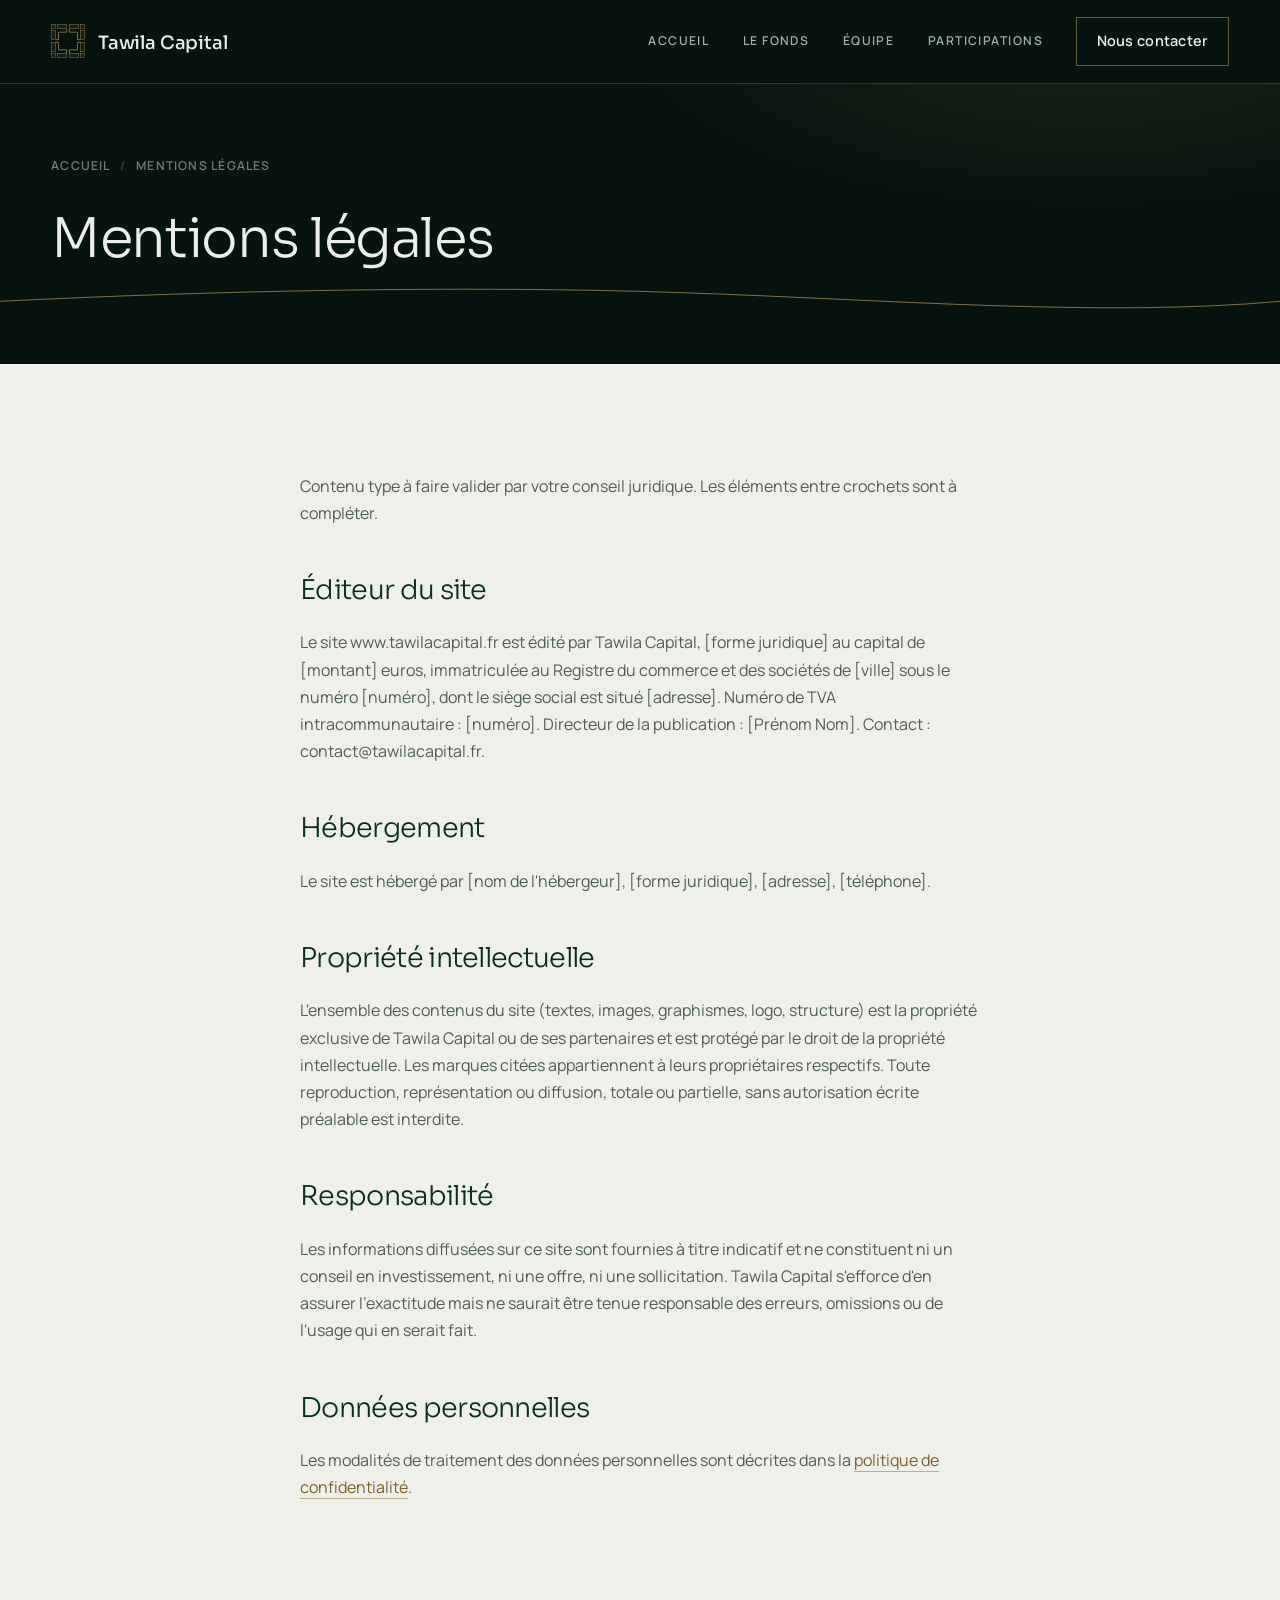
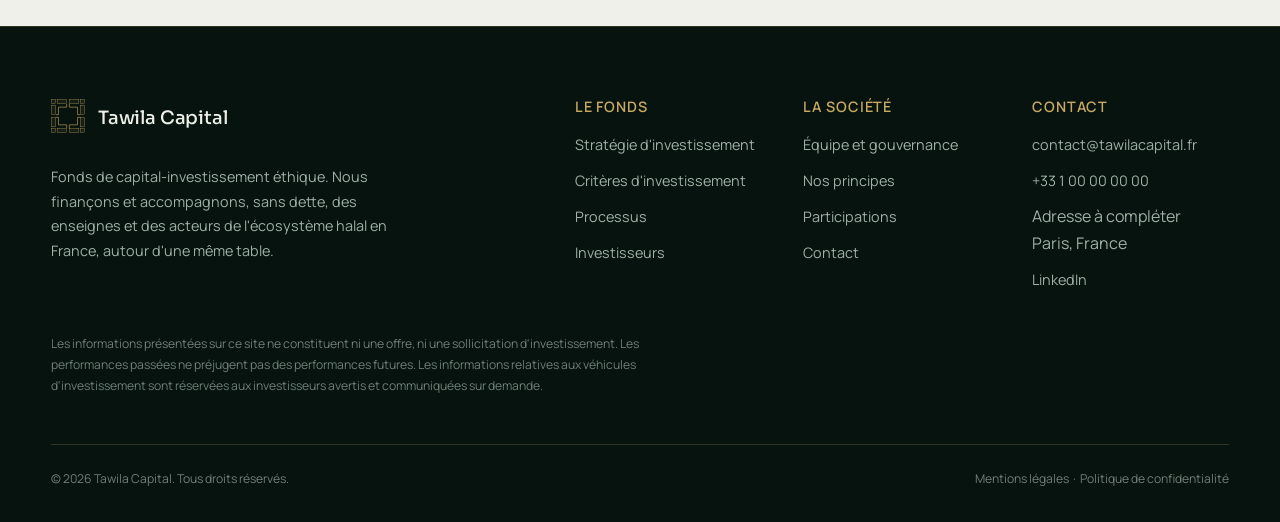
<file: site/mentions-legales.html>
<!DOCTYPE html>
<html lang="fr" dir="ltr">
<head>
  <meta charset="utf-8">
  <meta name="viewport" content="width=device-width, initial-scale=1">
  <!-- SEO : titre et description (à reporter dans Rank Math / Yoast sous WordPress) -->
  <title>Mentions légales | Tawila Capital</title>
  <meta name="description" content="Mentions légales du site Tawila Capital : éditeur, hébergeur, propriété intellectuelle et responsabilité.">
  <meta name="robots" content="index, follow, max-image-preview:large, max-snippet:-1, max-video-preview:-1">
  <meta name="author" content="Tawila Capital">
  <meta name="theme-color" content="#07130f">
  <link rel="canonical" href="https://www.tawilacapital.fr/mentions-legales.html">
  <link rel="alternate" hreflang="fr" href="https://www.tawilacapital.fr/mentions-legales.html">
  <link rel="alternate" hreflang="x-default" href="https://www.tawilacapital.fr/mentions-legales.html">

  <!-- Open Graph -->
  <meta property="og:type" content="website">
  <meta property="og:site_name" content="Tawila Capital">
  <meta property="og:locale" content="fr_FR">
  <meta property="og:title" content="Mentions légales | Tawila Capital">
  <meta property="og:description" content="Mentions légales du site Tawila Capital : éditeur, hébergeur, propriété intellectuelle et responsabilité.">
  <meta property="og:url" content="https://www.tawilacapital.fr/mentions-legales.html">
  <meta property="og:image" content="https://www.tawilacapital.fr/assets/img/og-image.png">
  <meta property="og:image:width" content="1200">
  <meta property="og:image:height" content="630">
  <meta property="og:image:alt" content="Tawila Capital, fonds de capital-investissement éthique">

  <!-- Twitter / X -->
  <meta name="twitter:card" content="summary_large_image">
  <meta name="twitter:title" content="Mentions légales | Tawila Capital">
  <meta name="twitter:description" content="Mentions légales du site Tawila Capital : éditeur, hébergeur, propriété intellectuelle et responsabilité.">
  <meta name="twitter:image" content="https://www.tawilacapital.fr/assets/img/og-image.png">

  <!-- Icônes -->
  <link rel="icon" href="assets/img/favicon.svg" type="image/svg+xml">
  <link rel="apple-touch-icon" href="assets/img/apple-touch-icon.png">
  <link rel="manifest" href="site.webmanifest">

  <!-- Polices -->
  <link rel="preconnect" href="https://fonts.googleapis.com">
  <link rel="preconnect" href="https://fonts.gstatic.com" crossorigin>
  <link rel="stylesheet" href="https://fonts.googleapis.com/css2?family=Sora:wght@300;400;500&family=Manrope:wght@400;500;600;700&display=swap">
  <link rel="stylesheet" href="assets/css/style.css">

  <!-- Données structurées -->
  <script type="application/ld+json">
  {
    "@context": "https://schema.org",
    "@type": ["Organization", "FinancialService"],
    "@id": "https://www.tawilacapital.fr/#organization",
    "name": "Tawila Capital",
    "alternateName": "Tawila Capital Investissement",
    "legalName": "Tawila Capital",
    "url": "https://www.tawilacapital.fr/",
    "logo": { "@type": "ImageObject", "url": "https://www.tawilacapital.fr/assets/img/logo.png", "width": 840, "height": 200 },
    "image": "https://www.tawilacapital.fr/assets/img/og-image.png",
    "description": "Plateforme halal intégrée réunissant distribution alimentaire, restauration et finance éthique, financée sans dette.",
    "foundingDate": "2001",
    "numberOfEmployees": { "@type": "QuantitativeValue", "minValue": 150 },
    "email": "contact@tawilacapital.fr",
    "telephone": "+33 1 00 00 00 00",
    "address": { "@type": "PostalAddress", "streetAddress": "Adresse à compléter", "postalCode": "75000", "addressLocality": "Paris", "addressCountry": "FR" },
    "areaServed": ["FR", "ES", "GB", "MA"],
    "knowsAbout": ["Capital-investissement", "Capital-risque", "Capital-développement", "Restauration halal", "Franchise", "Finance éthique", "Distribution alimentaire"],
    "sameAs": ["https://www.linkedin.com/company/tawila-capital"]
  }
  </script>
  <script type="application/ld+json">
  {
    "@context": "https://schema.org",
    "@type": "WebSite",
    "@id": "https://www.tawilacapital.fr/#website",
    "url": "https://www.tawilacapital.fr/",
    "name": "Tawila Capital",
    "inLanguage": "fr-FR",
    "publisher": { "@id": "https://www.tawilacapital.fr/#organization" }
  }
  </script>
  <script type="application/ld+json">
  {
    "@context": "https://schema.org",
    "@type": "BreadcrumbList",
    "itemListElement": [
      { "@type": "ListItem", "position": 1, "name": "Accueil", "item": "https://www.tawilacapital.fr/" },
      { "@type": "ListItem", "position": 2, "name": "Mentions légales", "item": "https://www.tawilacapital.fr/mentions-legales.html" }
    ]
  }
  </script>
</head>
<body>
<a class="skip-link" href="#contenu">Aller au contenu</a>
<header class="site-header">
  <div class="container">
    <a class="brand" href="index.html" aria-label="Tawila Capital, retour à l'accueil">
      <svg class="brand__mark" viewBox="0 0 100 100" aria-hidden="true">
        <g class="b"><rect x="2" y="2" width="12" height="12"/><rect x="18" y="2" width="28" height="12"/><rect x="54" y="2" width="28" height="12"/><rect x="86" y="2" width="12" height="12"/><rect x="2" y="18" width="12" height="28"/><rect x="86" y="18" width="12" height="28"/><rect x="2" y="54" width="12" height="28"/><rect x="86" y="54" width="12" height="28"/><rect x="2" y="86" width="12" height="12"/><rect x="18" y="86" width="28" height="12"/><rect x="54" y="86" width="28" height="12"/><rect x="86" y="86" width="12" height="12"/></g>
        <g class="g"><path d="M46 14v10H22v22H14"/><path d="M54 14v10h24v22h8"/><path d="M46 86V76H22V54H14"/><path d="M54 86V76h24V54h8"/></g>
      </svg>
      <span class="brand__name">Tawila Capital</span>
    </a>
    <button class="nav-toggle" type="button" aria-expanded="false" aria-controls="navigation" aria-label="Ouvrir le menu">
      <span></span><span></span><span></span>
    </button>
    <nav class="nav" id="navigation" aria-label="Navigation principale">
      <a href="index.html">Accueil</a>
      <a href="le-fonds.html">Le fonds</a>
      <a href="equipe.html">Équipe</a>
      <a href="participations.html">Participations</a>
      <a class="btn" href="contact.html">Nous contacter</a>
    </nav>
  </div>
</header>
<main id="contenu">
  
<section class="page-hero">
  <div class="container">
    <ol class="breadcrumb" aria-label="Fil d'Ariane"><li><a href="index.html">Accueil</a></li><li aria-current="page">Mentions légales</li></ol>
    <h1>Mentions légales</h1>
    
  </div>
  <svg class="page-hero__horizon" viewBox="0 0 1440 220" preserveAspectRatio="none" aria-hidden="true">
  <path d="M0 150 C 240 138, 520 132, 760 140 S 1240 168, 1440 150"/>
  
</svg>
</section>
  <section class="section section--white">
    <div class="container prose">
      <p class="muted">Contenu type à faire valider par votre conseil juridique. Les éléments entre crochets sont à compléter.</p>
      <h2>Éditeur du site</h2>
      <p>Le site www.tawilacapital.fr est édité par Tawila Capital, [forme juridique] au capital de [montant] euros, immatriculée au Registre du commerce et des sociétés de [ville] sous le numéro [numéro], dont le siège social est situé [adresse]. Numéro de TVA intracommunautaire : [numéro]. Directeur de la publication : [Prénom Nom]. Contact : contact@tawilacapital.fr.</p>
      <h2>Hébergement</h2>
      <p>Le site est hébergé par [nom de l'hébergeur], [forme juridique], [adresse], [téléphone].</p>
      <h2>Propriété intellectuelle</h2>
      <p>L'ensemble des contenus du site (textes, images, graphismes, logo, structure) est la propriété exclusive de Tawila Capital ou de ses partenaires et est protégé par le droit de la propriété intellectuelle. Les marques citées appartiennent à leurs propriétaires respectifs. Toute reproduction, représentation ou diffusion, totale ou partielle, sans autorisation écrite préalable est interdite.</p>
      <h2>Responsabilité</h2>
      <p>Les informations diffusées sur ce site sont fournies à titre indicatif et ne constituent ni un conseil en investissement, ni une offre, ni une sollicitation. Tawila Capital s'efforce d'en assurer l'exactitude mais ne saurait être tenue responsable des erreurs, omissions ou de l'usage qui en serait fait.</p>
      <h2>Données personnelles</h2>
      <p>Les modalités de traitement des données personnelles sont décrites dans la <a href="politique-de-confidentialite.html">politique de confidentialité</a>.</p>
    </div>
  </section>
</main>
<footer class="site-footer">
  <div class="container">
    <div class="footer__grid">
      <div class="footer__about">
        <a class="brand" href="index.html" aria-label="Tawila Capital, retour à l'accueil">
          <svg class="brand__mark" viewBox="0 0 100 100" aria-hidden="true">
        <g class="b"><rect x="2" y="2" width="12" height="12"/><rect x="18" y="2" width="28" height="12"/><rect x="54" y="2" width="28" height="12"/><rect x="86" y="2" width="12" height="12"/><rect x="2" y="18" width="12" height="28"/><rect x="86" y="18" width="12" height="28"/><rect x="2" y="54" width="12" height="28"/><rect x="86" y="54" width="12" height="28"/><rect x="2" y="86" width="12" height="12"/><rect x="18" y="86" width="28" height="12"/><rect x="54" y="86" width="28" height="12"/><rect x="86" y="86" width="12" height="12"/></g>
        <g class="g"><path d="M46 14v10H22v22H14"/><path d="M54 14v10h24v22h8"/><path d="M46 86V76H22V54H14"/><path d="M54 86V76h24V54h8"/></g>
      </svg>
          <span class="brand__name">Tawila Capital</span>
        </a>
        <p>Fonds de capital-investissement éthique. Nous finançons et accompagnons, sans dette, des enseignes et des acteurs de l'écosystème halal en France, autour d'une même table.</p>
      </div>
      <div class="footer__col">
        <h4>Le fonds</h4>
        <ul>
          <li><a href="le-fonds.html">Stratégie d'investissement</a></li>
          <li><a href="le-fonds.html#criteres">Critères d'investissement</a></li>
          <li><a href="le-fonds.html#processus">Processus</a></li>
          <li><a href="le-fonds.html#investisseurs">Investisseurs</a></li>
        </ul>
      </div>
      <div class="footer__col">
        <h4>La société</h4>
        <ul>
          <li><a href="equipe.html">Équipe et gouvernance</a></li>
          <li><a href="equipe.html#principes">Nos principes</a></li>
          <li><a href="participations.html">Participations</a></li>
          <li><a href="contact.html">Contact</a></li>
        </ul>
      </div>
      <div class="footer__col">
        <h4>Contact</h4>
        <ul>
          <li><a href="mailto:contact@tawilacapital.fr">contact@tawilacapital.fr</a></li>
          <li><a href="tel:+33100000000">+33 1 00 00 00 00</a></li>
          <li>Adresse à compléter<br>Paris, France</li>
          <li><a href="https://www.linkedin.com/company/tawila-capital" rel="noopener" target="_blank">LinkedIn</a></li>
        </ul>
      </div>
    </div>
    <p class="footer__disclaimer">Les informations présentées sur ce site ne constituent ni une offre, ni une sollicitation d'investissement. Les performances passées ne préjugent pas des performances futures. Les informations relatives aux véhicules d'investissement sont réservées aux investisseurs avertis et communiquées sur demande.</p>
    <div class="footer__bottom">
      <span>© <span data-year>2026</span> Tawila Capital. Tous droits réservés.</span>
      <span><a href="mentions-legales.html">Mentions légales</a> &nbsp;·&nbsp; <a href="politique-de-confidentialite.html">Politique de confidentialité</a></span>
    </div>
  </div>
</footer>
<script src="assets/js/main.js" defer></script>
</body>
</html>
</file>
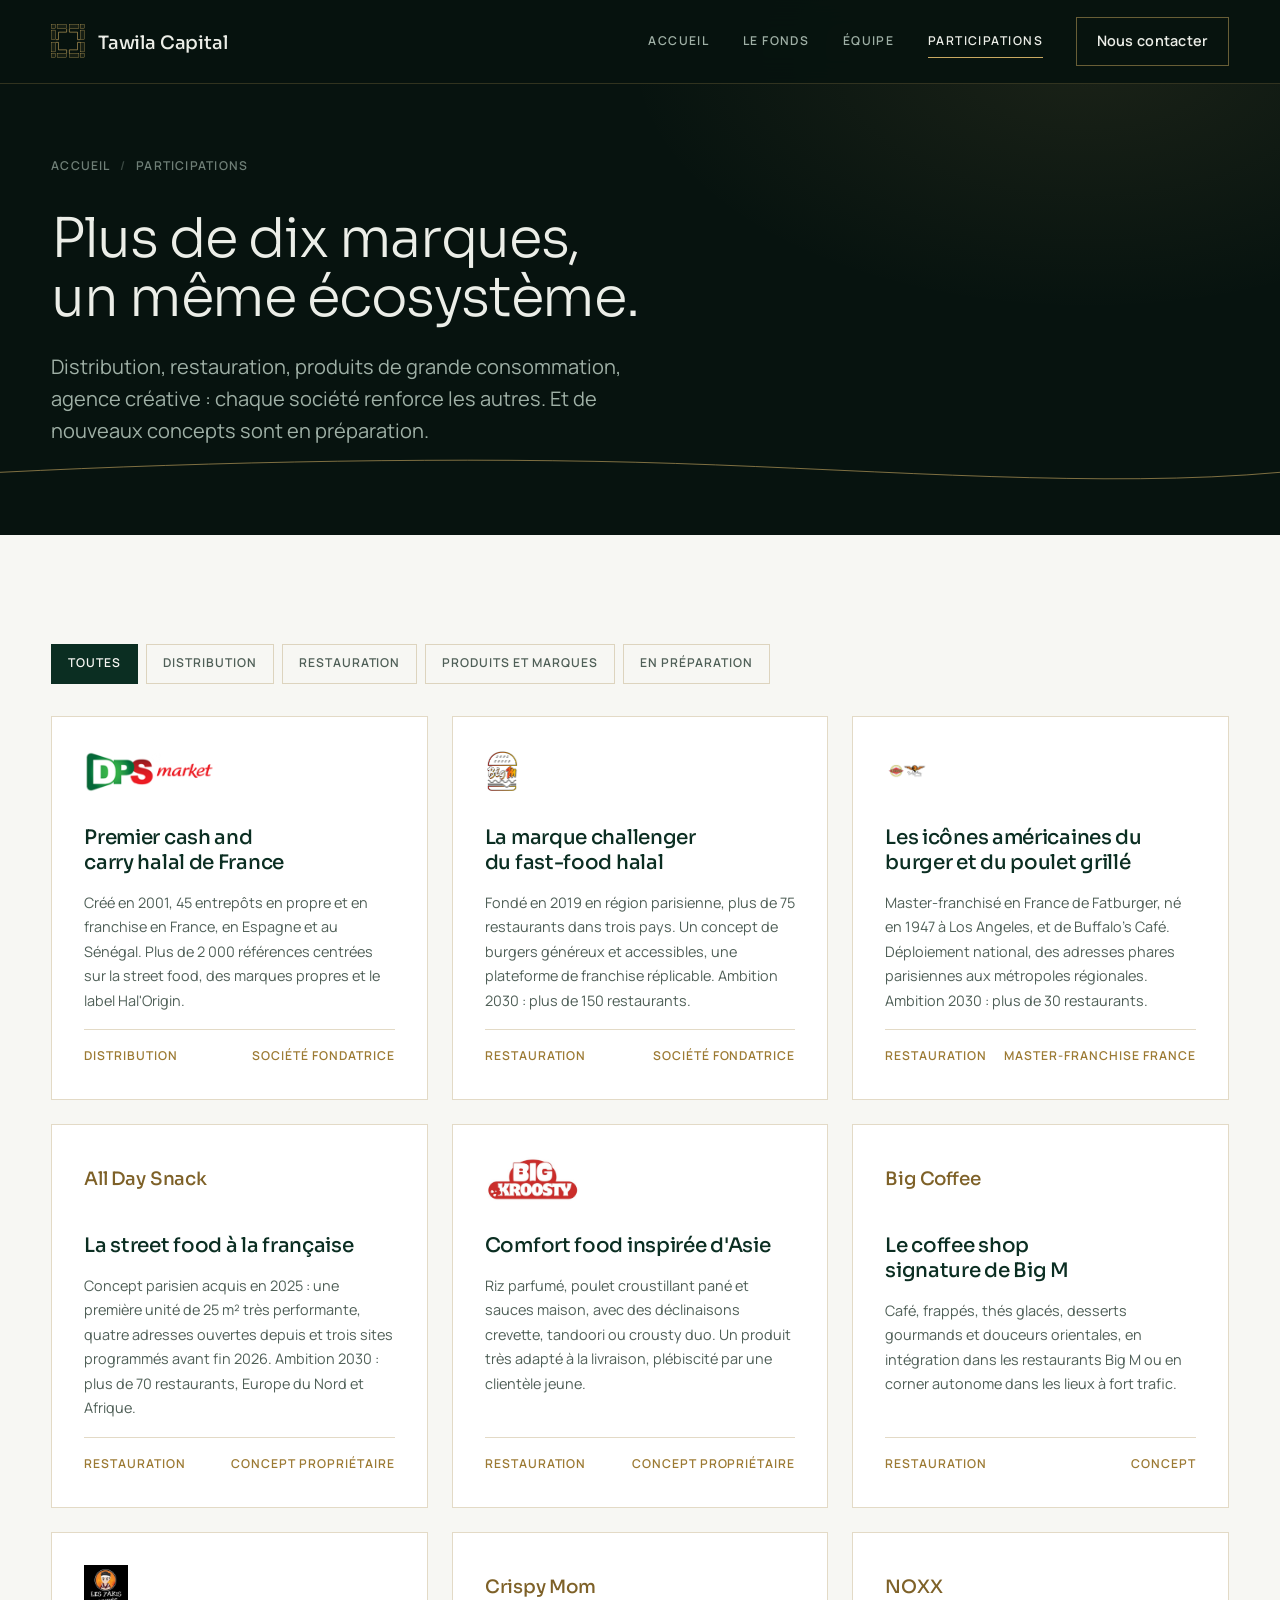
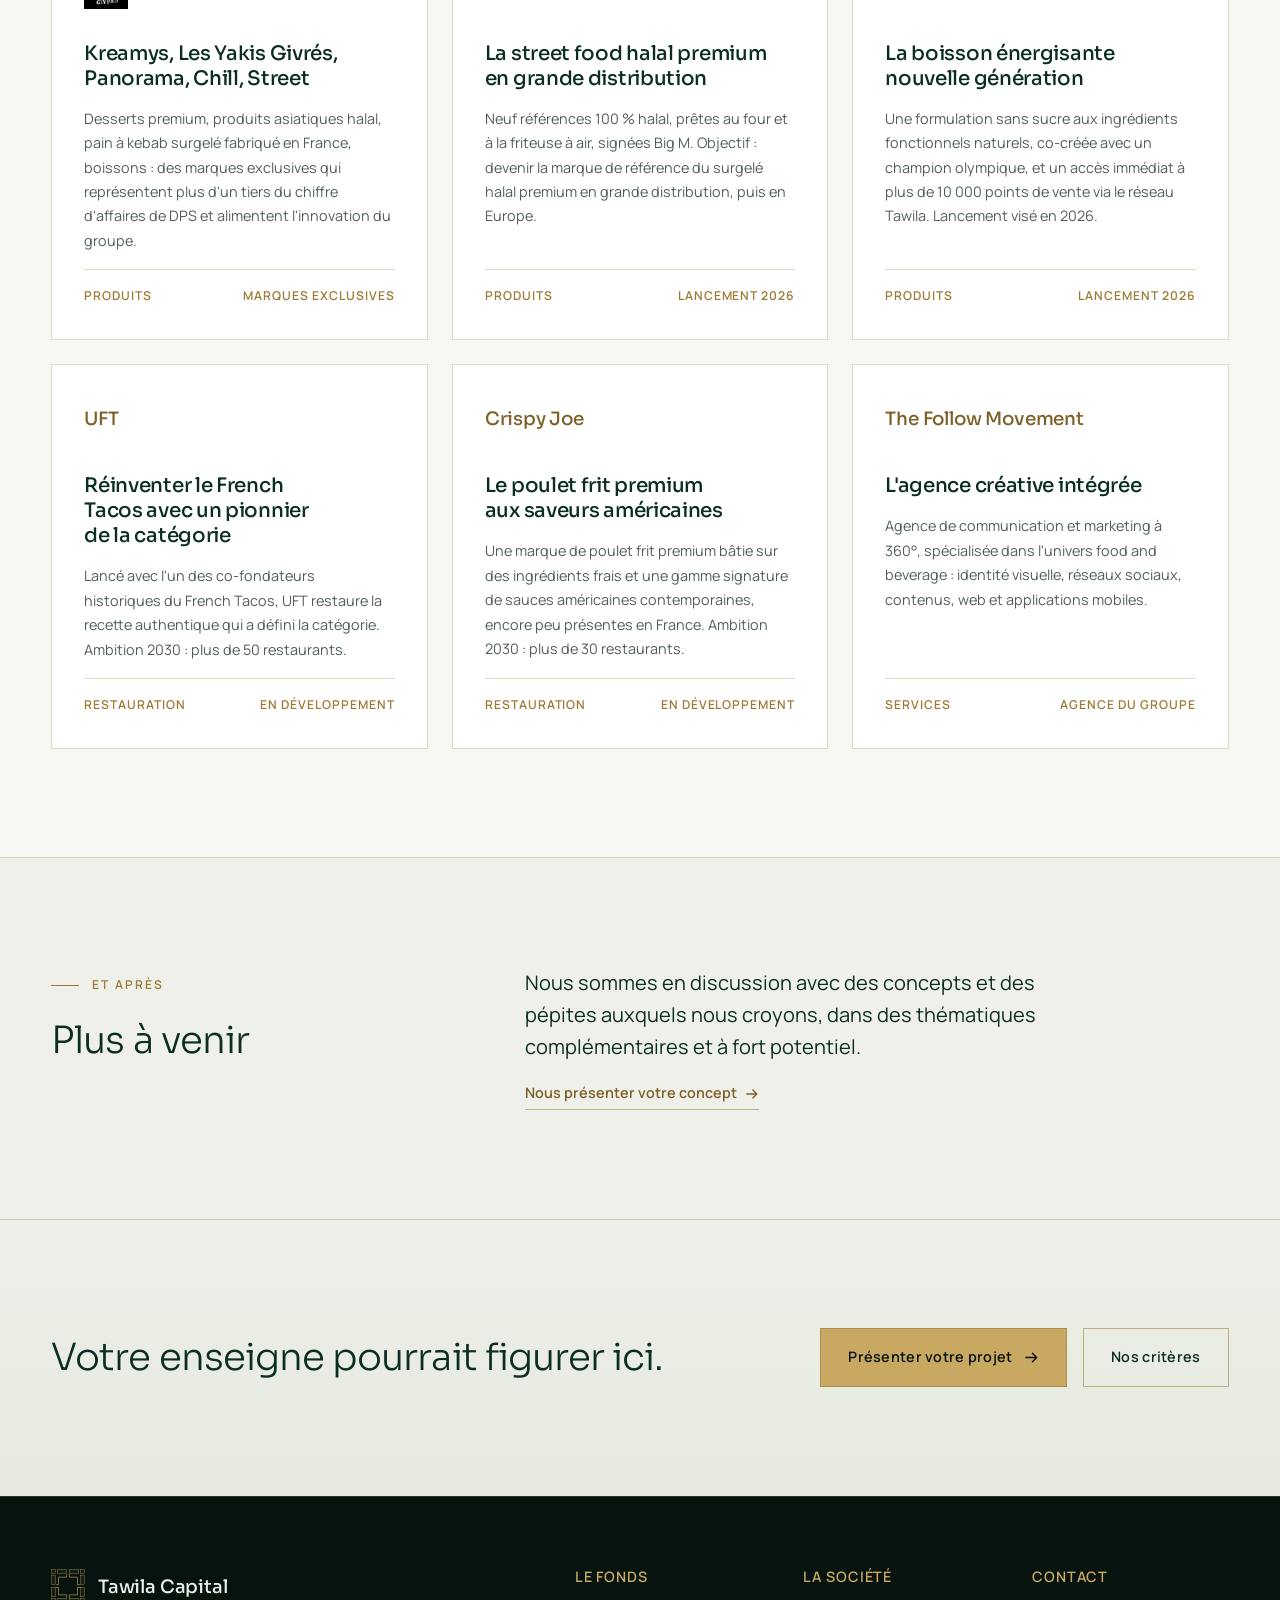
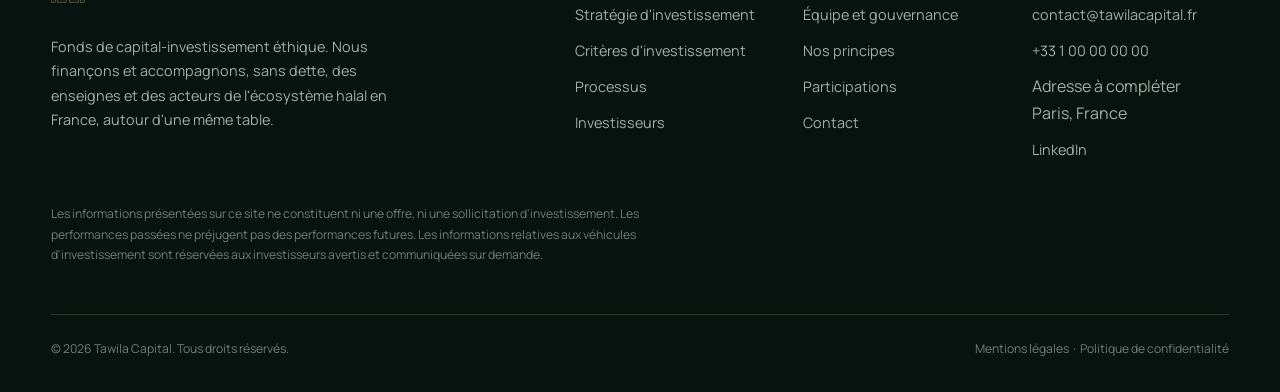
<file: site/participations.html>
<!DOCTYPE html>
<html lang="fr" dir="ltr">
<head>
  <meta charset="utf-8">
  <meta name="viewport" content="width=device-width, initial-scale=1">
  <!-- SEO : titre et description (à reporter dans Rank Math / Yoast sous WordPress) -->
  <title>Nos participations et marques | Tawila Capital</title>
  <meta name="description" content="Le portefeuille du groupe Tawila : DPS Market, Big M, Fatburger, Buffalo's Café, All Day Snack, Big Kroosty, Big Coffee, Crispy Joe, Crispy Mom, NOXX, UFT et The Follow Movement.">
  <meta name="robots" content="index, follow, max-image-preview:large, max-snippet:-1, max-video-preview:-1">
  <meta name="author" content="Tawila Capital">
  <meta name="theme-color" content="#07130f">
  <link rel="canonical" href="https://www.tawilacapital.fr/participations.html">
  <link rel="alternate" hreflang="fr" href="https://www.tawilacapital.fr/participations.html">
  <link rel="alternate" hreflang="x-default" href="https://www.tawilacapital.fr/participations.html">

  <!-- Open Graph -->
  <meta property="og:type" content="website">
  <meta property="og:site_name" content="Tawila Capital">
  <meta property="og:locale" content="fr_FR">
  <meta property="og:title" content="Nos participations et marques | Tawila Capital">
  <meta property="og:description" content="Le portefeuille du groupe Tawila : DPS Market, Big M, Fatburger, Buffalo's Café, All Day Snack, Big Kroosty, Big Coffee, Crispy Joe, Crispy Mom, NOXX, UFT et The Follow Movement.">
  <meta property="og:url" content="https://www.tawilacapital.fr/participations.html">
  <meta property="og:image" content="https://www.tawilacapital.fr/assets/img/og-image.png">
  <meta property="og:image:width" content="1200">
  <meta property="og:image:height" content="630">
  <meta property="og:image:alt" content="Tawila Capital, fonds de capital-investissement éthique">

  <!-- Twitter / X -->
  <meta name="twitter:card" content="summary_large_image">
  <meta name="twitter:title" content="Nos participations et marques | Tawila Capital">
  <meta name="twitter:description" content="Le portefeuille du groupe Tawila : DPS Market, Big M, Fatburger, Buffalo's Café, All Day Snack, Big Kroosty, Big Coffee, Crispy Joe, Crispy Mom, NOXX, UFT et The Follow Movement.">
  <meta name="twitter:image" content="https://www.tawilacapital.fr/assets/img/og-image.png">

  <!-- Icônes -->
  <link rel="icon" href="assets/img/favicon.svg" type="image/svg+xml">
  <link rel="apple-touch-icon" href="assets/img/apple-touch-icon.png">
  <link rel="manifest" href="site.webmanifest">

  <!-- Polices -->
  <link rel="preconnect" href="https://fonts.googleapis.com">
  <link rel="preconnect" href="https://fonts.gstatic.com" crossorigin>
  <link rel="stylesheet" href="https://fonts.googleapis.com/css2?family=Sora:wght@300;400;500&family=Manrope:wght@400;500;600;700&display=swap">
  <link rel="stylesheet" href="assets/css/style.css">

  <!-- Données structurées -->
  <script type="application/ld+json">
  {
    "@context": "https://schema.org",
    "@type": ["Organization", "FinancialService"],
    "@id": "https://www.tawilacapital.fr/#organization",
    "name": "Tawila Capital",
    "alternateName": "Tawila Capital Investissement",
    "legalName": "Tawila Capital",
    "url": "https://www.tawilacapital.fr/",
    "logo": { "@type": "ImageObject", "url": "https://www.tawilacapital.fr/assets/img/logo.png", "width": 840, "height": 200 },
    "image": "https://www.tawilacapital.fr/assets/img/og-image.png",
    "description": "Plateforme halal intégrée réunissant distribution alimentaire, restauration et finance éthique, financée sans dette.",
    "foundingDate": "2001",
    "numberOfEmployees": { "@type": "QuantitativeValue", "minValue": 150 },
    "email": "contact@tawilacapital.fr",
    "telephone": "+33 1 00 00 00 00",
    "address": { "@type": "PostalAddress", "streetAddress": "Adresse à compléter", "postalCode": "75000", "addressLocality": "Paris", "addressCountry": "FR" },
    "areaServed": ["FR", "ES", "GB", "MA"],
    "knowsAbout": ["Capital-investissement", "Capital-risque", "Capital-développement", "Restauration halal", "Franchise", "Finance éthique", "Distribution alimentaire"],
    "sameAs": ["https://www.linkedin.com/company/tawila-capital"]
  }
  </script>
  <script type="application/ld+json">
  {
    "@context": "https://schema.org",
    "@type": "WebSite",
    "@id": "https://www.tawilacapital.fr/#website",
    "url": "https://www.tawilacapital.fr/",
    "name": "Tawila Capital",
    "inLanguage": "fr-FR",
    "publisher": { "@id": "https://www.tawilacapital.fr/#organization" }
  }
  </script>
  <script type="application/ld+json">
  {
    "@context": "https://schema.org",
    "@type": "BreadcrumbList",
    "itemListElement": [
      { "@type": "ListItem", "position": 1, "name": "Accueil", "item": "https://www.tawilacapital.fr/" },
      { "@type": "ListItem", "position": 2, "name": "Participations", "item": "https://www.tawilacapital.fr/participations.html" }
    ]
  }
  </script>

  <script type="application/ld+json">
  { "@context": "https://schema.org", "@type": "CollectionPage", "@id": "https://www.tawilacapital.fr/participations.html", "url": "https://www.tawilacapital.fr/participations.html", "name": "Participations de Tawila Capital", "isPartOf": { "@id": "https://www.tawilacapital.fr/#website" }, "about": { "@id": "https://www.tawilacapital.fr/#organization" },
    "mainEntity": { "@type": "ItemList", "itemListElement": [
      { "@type": "ListItem", "position": 1, "name": "DPS Market" },
      { "@type": "ListItem", "position": 2, "name": "Big M" },
      { "@type": "ListItem", "position": 3, "name": "Fatburger" },
      { "@type": "ListItem", "position": 4, "name": "Buffalo\'s Café" },
      { "@type": "ListItem", "position": 5, "name": "All Day Snack" },
      { "@type": "ListItem", "position": 6, "name": "Big Kroosty" },
      { "@type": "ListItem", "position": 7, "name": "Big Coffee" },
      { "@type": "ListItem", "position": 8, "name": "Crispy Mom" },
      { "@type": "ListItem", "position": 9, "name": "NOXX" },
      { "@type": "ListItem", "position": 10, "name": "UFT" },
      { "@type": "ListItem", "position": 11, "name": "Crispy Joe" },
      { "@type": "ListItem", "position": 12, "name": "The Follow Movement" }
    ] } }
  </script>
</head>
<body>
<a class="skip-link" href="#contenu">Aller au contenu</a>
<header class="site-header site-header--dark">
  <div class="container">
    <a class="brand" href="index.html" aria-label="Tawila Capital, retour à l'accueil">
      <svg class="brand__mark" viewBox="0 0 100 100" aria-hidden="true">
        <g class="b"><rect x="2" y="2" width="12" height="12"/><rect x="18" y="2" width="28" height="12"/><rect x="54" y="2" width="28" height="12"/><rect x="86" y="2" width="12" height="12"/><rect x="2" y="18" width="12" height="28"/><rect x="86" y="18" width="12" height="28"/><rect x="2" y="54" width="12" height="28"/><rect x="86" y="54" width="12" height="28"/><rect x="2" y="86" width="12" height="12"/><rect x="18" y="86" width="28" height="12"/><rect x="54" y="86" width="28" height="12"/><rect x="86" y="86" width="12" height="12"/></g>
        <g class="g"><path d="M46 14v10H22v22H14"/><path d="M54 14v10h24v22h8"/><path d="M46 86V76H22V54H14"/><path d="M54 86V76h24V54h8"/></g>
      </svg>
      <span class="brand__name">Tawila Capital</span>
    </a>
    <button class="nav-toggle" type="button" aria-expanded="false" aria-controls="navigation" aria-label="Ouvrir le menu">
      <span></span><span></span><span></span>
    </button>
    <nav class="nav" id="navigation" aria-label="Navigation principale">
      <a href="index.html">Accueil</a>
      <a href="le-fonds.html">Le fonds</a>
      <a href="equipe.html">Équipe</a>
      <a href="participations.html" aria-current="page">Participations</a>
      <a class="btn" href="contact.html">Nous contacter</a>
    </nav>
  </div>
</header>
<main id="contenu">
  
<section class="page-hero page-hero--dark">
  <div class="container">
    <ol class="breadcrumb" aria-label="Fil d'Ariane"><li><a href="index.html">Accueil</a></li><li aria-current="page">Participations</li></ol>
    <h1>Plus de dix marques, un même écosystème.</h1>
    <p class="lead">Distribution, restauration, produits de grande consommation, agence créative : chaque société renforce les autres. Et de nouveaux concepts sont en préparation.</p>
  </div>
  <svg class="page-hero__horizon" viewBox="0 0 1440 220" preserveAspectRatio="none" aria-hidden="true">
  <path d="M0 150 C 240 138, 520 132, 760 140 S 1240 168, 1440 150"/>
  
</svg>
</section>

  <section class="section">
    <div class="container">
      <div class="filters reveal" role="group" aria-label="Filtrer les participations">
        <button type="button" data-filter="all" aria-pressed="true">Toutes</button>
        <button type="button" data-filter="distribution" aria-pressed="false">Distribution</button>
        <button type="button" data-filter="restauration" aria-pressed="false">Restauration</button>
        <button type="button" data-filter="produits" aria-pressed="false">Produits et marques</button>
        <button type="button" data-filter="preparation" aria-pressed="false">En préparation</button>
      </div>
      <!-- data-tags pilote les filtres. Ajouter une carte = copier un bloc <article class="holding"> -->
      <div class="portfolio">
        
<article class="holding reveal" data-tags="distribution">
  <div class="holding__logo"><img src="assets/img/marques/dps-market.png" alt="DPS Market" height="44" loading="lazy"></div>
  <h3>Premier cash and carry halal de France</h3>
  <p>Créé en 2001, 45 entrepôts en propre et en franchise en France, en Espagne et au Sénégal. Plus de 2 000 références centrées sur la street food, des marques propres et le label Hal'Origin.</p>
  <div class="holding__meta"><span>Distribution</span><span>Société fondatrice</span></div>
</article>
        
<article class="holding reveal" data-delay="1" data-tags="restauration">
  <div class="holding__logo"><img src="assets/img/marques/big-m.png" alt="Big M" height="44" loading="lazy"></div>
  <h3>La marque challenger du fast-food halal</h3>
  <p>Fondé en 2019 en région parisienne, plus de 75 restaurants dans trois pays. Un concept de burgers généreux et accessibles, une plateforme de franchise réplicable. Ambition 2030 : plus de 150 restaurants.</p>
  <div class="holding__meta"><span>Restauration</span><span>Société fondatrice</span></div>
</article>
        
<article class="holding reveal" data-tags="restauration">
  <div class="holding__logo"><img src="assets/img/marques/fatburger-buffalos.png" alt="Fatburger et Buffalo's Café" height="44" loading="lazy"></div>
  <h3>Les icônes américaines du burger et du poulet grillé</h3>
  <p>Master-franchisé en France de Fatburger, né en 1947 à Los Angeles, et de Buffalo's Café. Déploiement national, des adresses phares parisiennes aux métropoles régionales. Ambition 2030 : plus de 30 restaurants.</p>
  <div class="holding__meta"><span>Restauration</span><span>Master-franchise France</span></div>
</article>
        
<article class="holding reveal" data-delay="1" data-tags="restauration">
  <!-- Logo à ajouter : assets/img/marques/... (44 px de haut) -->
  <div class="holding__logo">All Day Snack</div>
  <h3>La street food à la française</h3>
  <p>Concept parisien acquis en 2025 : une première unité de 25 m² très performante, quatre adresses ouvertes depuis et trois sites programmés avant fin 2026. Ambition 2030 : plus de 70 restaurants, Europe du Nord et Afrique.</p>
  <div class="holding__meta"><span>Restauration</span><span>Concept propriétaire</span></div>
</article>
        
<article class="holding reveal" data-delay="2" data-tags="restauration">
  <div class="holding__logo"><img src="assets/img/marques/big-kroosty.jpg" alt="Big Kroosty" height="44" loading="lazy"></div>
  <h3>Comfort food inspirée d'Asie</h3>
  <p>Riz parfumé, poulet croustillant pané et sauces maison, avec des déclinaisons crevette, tandoori ou crousty duo. Un produit très adapté à la livraison, plébiscité par une clientèle jeune.</p>
  <div class="holding__meta"><span>Restauration</span><span>Concept propriétaire</span></div>
</article>
        
<article class="holding reveal" data-delay="2" data-tags="restauration">
  <!-- Logo à ajouter : assets/img/marques/... (44 px de haut) -->
  <div class="holding__logo">Big Coffee</div>
  <h3>Le coffee shop signature de Big M</h3>
  <p>Café, frappés, thés glacés, desserts gourmands et douceurs orientales, en intégration dans les restaurants Big M ou en corner autonome dans les lieux à fort trafic.</p>
  <div class="holding__meta"><span>Restauration</span><span>Concept</span></div>
</article>
        
<article class="holding reveal" data-tags="produits distribution">
  <div class="holding__logo"><img src="assets/img/marques/les-yakis-givres.png" alt="Marques propres DPS" height="44" loading="lazy"></div>
  <h3>Kreamys, Les Yakis Givrés, Panorama, Chill, Street</h3>
  <p>Desserts premium, produits asiatiques halal, pain à kebab surgelé fabriqué en France, boissons : des marques exclusives qui représentent plus d'un tiers du chiffre d'affaires de DPS et alimentent l'innovation du groupe.</p>
  <div class="holding__meta"><span>Produits</span><span>Marques exclusives</span></div>
</article>
        
<article class="holding reveal" data-delay="1" data-tags="produits preparation">
  <!-- Logo à ajouter : assets/img/marques/... (44 px de haut) -->
  <div class="holding__logo">Crispy Mom</div>
  <h3>La street food halal premium en grande distribution</h3>
  <p>Neuf références 100 % halal, prêtes au four et à la friteuse à air, signées Big M. Objectif : devenir la marque de référence du surgelé halal premium en grande distribution, puis en Europe.</p>
  <div class="holding__meta"><span>Produits</span><span>Lancement 2026</span></div>
</article>
        
<article class="holding reveal" data-delay="2" data-tags="produits preparation">
  <!-- Logo à ajouter : assets/img/marques/... (44 px de haut) -->
  <div class="holding__logo">NOXX</div>
  <h3>La boisson énergisante nouvelle génération</h3>
  <p>Une formulation sans sucre aux ingrédients fonctionnels naturels, co-créée avec un champion olympique, et un accès immédiat à plus de 10 000 points de vente via le réseau Tawila. Lancement visé en 2026.</p>
  <div class="holding__meta"><span>Produits</span><span>Lancement 2026</span></div>
</article>
        
<article class="holding reveal" data-tags="restauration preparation">
  <!-- Logo à ajouter : assets/img/marques/... (44 px de haut) -->
  <div class="holding__logo">UFT</div>
  <h3>Réinventer le French Tacos avec un pionnier de la catégorie</h3>
  <p>Lancé avec l'un des co-fondateurs historiques du French Tacos, UFT restaure la recette authentique qui a défini la catégorie. Ambition 2030 : plus de 50 restaurants.</p>
  <div class="holding__meta"><span>Restauration</span><span>En développement</span></div>
</article>
        
<article class="holding reveal" data-delay="1" data-tags="restauration preparation">
  <!-- Logo à ajouter : assets/img/marques/... (44 px de haut) -->
  <div class="holding__logo">Crispy Joe</div>
  <h3>Le poulet frit premium aux saveurs américaines</h3>
  <p>Une marque de poulet frit premium bâtie sur des ingrédients frais et une gamme signature de sauces américaines contemporaines, encore peu présentes en France. Ambition 2030 : plus de 30 restaurants.</p>
  <div class="holding__meta"><span>Restauration</span><span>En développement</span></div>
</article>
        
<article class="holding reveal" data-delay="2" data-tags="produits">
  <!-- Logo à ajouter : assets/img/marques/... (44 px de haut) -->
  <div class="holding__logo">The Follow Movement</div>
  <h3>L'agence créative intégrée</h3>
  <p>Agence de communication et marketing à 360°, spécialisée dans l'univers food and beverage : identité visuelle, réseaux sociaux, contenus, web et applications mobiles.</p>
  <div class="holding__meta"><span>Services</span><span>Agence du groupe</span></div>
</article>
      </div>
    </div>
  </section>

  <section class="section section--white" aria-labelledby="avenir-titre">
    <div class="container grid grid--side">
      <div class="reveal"><p class="eyebrow">Et après</p><h2 id="avenir-titre">Plus à venir</h2></div>
      <div class="reveal" data-delay="1">
        <p class="lead">Nous sommes en discussion avec des concepts et des pépites auxquels nous croyons, dans des thématiques complémentaires et à fort potentiel.</p>
        <a class="link" href="contact.html">Nous présenter votre concept <svg viewBox="0 0 16 16" aria-hidden="true" fill="none" stroke="currentColor" stroke-width="1.5" stroke-linecap="round" stroke-linejoin="round"><path d="M2 8h11M9 3.5 13.5 8 9 12.5"/></svg></a>
      </div>
    </div>
  </section>

  
<section class="section section--abysse">
  <div class="container cta reveal">
    <h2>Votre enseigne pourrait figurer ici.</h2>
    <div class="cta__actions">
      <a class="btn btn--light btn--solid" href="contact.html">Présenter votre projet <svg viewBox="0 0 16 16" aria-hidden="true" fill="none" stroke="currentColor" stroke-width="1.5" stroke-linecap="round" stroke-linejoin="round"><path d="M2 8h11M9 3.5 13.5 8 9 12.5"/></svg></a>
      <a class="btn btn--light" href="le-fonds.html#criteres">Nos critères</a>
    </div>
  </div>
</section>
</main>
<footer class="site-footer">
  <div class="container">
    <div class="footer__grid">
      <div class="footer__about">
        <a class="brand" href="index.html" aria-label="Tawila Capital, retour à l'accueil">
          <svg class="brand__mark" viewBox="0 0 100 100" aria-hidden="true">
        <g class="b"><rect x="2" y="2" width="12" height="12"/><rect x="18" y="2" width="28" height="12"/><rect x="54" y="2" width="28" height="12"/><rect x="86" y="2" width="12" height="12"/><rect x="2" y="18" width="12" height="28"/><rect x="86" y="18" width="12" height="28"/><rect x="2" y="54" width="12" height="28"/><rect x="86" y="54" width="12" height="28"/><rect x="2" y="86" width="12" height="12"/><rect x="18" y="86" width="28" height="12"/><rect x="54" y="86" width="28" height="12"/><rect x="86" y="86" width="12" height="12"/></g>
        <g class="g"><path d="M46 14v10H22v22H14"/><path d="M54 14v10h24v22h8"/><path d="M46 86V76H22V54H14"/><path d="M54 86V76h24V54h8"/></g>
      </svg>
          <span class="brand__name">Tawila Capital</span>
        </a>
        <p>Fonds de capital-investissement éthique. Nous finançons et accompagnons, sans dette, des enseignes et des acteurs de l'écosystème halal en France, autour d'une même table.</p>
      </div>
      <div class="footer__col">
        <h4>Le fonds</h4>
        <ul>
          <li><a href="le-fonds.html">Stratégie d'investissement</a></li>
          <li><a href="le-fonds.html#criteres">Critères d'investissement</a></li>
          <li><a href="le-fonds.html#processus">Processus</a></li>
          <li><a href="le-fonds.html#investisseurs">Investisseurs</a></li>
        </ul>
      </div>
      <div class="footer__col">
        <h4>La société</h4>
        <ul>
          <li><a href="equipe.html">Équipe et gouvernance</a></li>
          <li><a href="equipe.html#principes">Nos principes</a></li>
          <li><a href="participations.html">Participations</a></li>
          <li><a href="contact.html">Contact</a></li>
        </ul>
      </div>
      <div class="footer__col">
        <h4>Contact</h4>
        <ul>
          <li><a href="mailto:contact@tawilacapital.fr">contact@tawilacapital.fr</a></li>
          <li><a href="tel:+33100000000">+33 1 00 00 00 00</a></li>
          <li>Adresse à compléter<br>Paris, France</li>
          <li><a href="https://www.linkedin.com/company/tawila-capital" rel="noopener" target="_blank">LinkedIn</a></li>
        </ul>
      </div>
    </div>
    <p class="footer__disclaimer">Les informations présentées sur ce site ne constituent ni une offre, ni une sollicitation d'investissement. Les performances passées ne préjugent pas des performances futures. Les informations relatives aux véhicules d'investissement sont réservées aux investisseurs avertis et communiquées sur demande.</p>
    <div class="footer__bottom">
      <span>© <span data-year>2026</span> Tawila Capital. Tous droits réservés.</span>
      <span><a href="mentions-legales.html">Mentions légales</a> &nbsp;·&nbsp; <a href="politique-de-confidentialite.html">Politique de confidentialité</a></span>
    </div>
  </div>
</footer>
<script src="assets/js/main.js" defer></script>
</body>
</html>
</file>
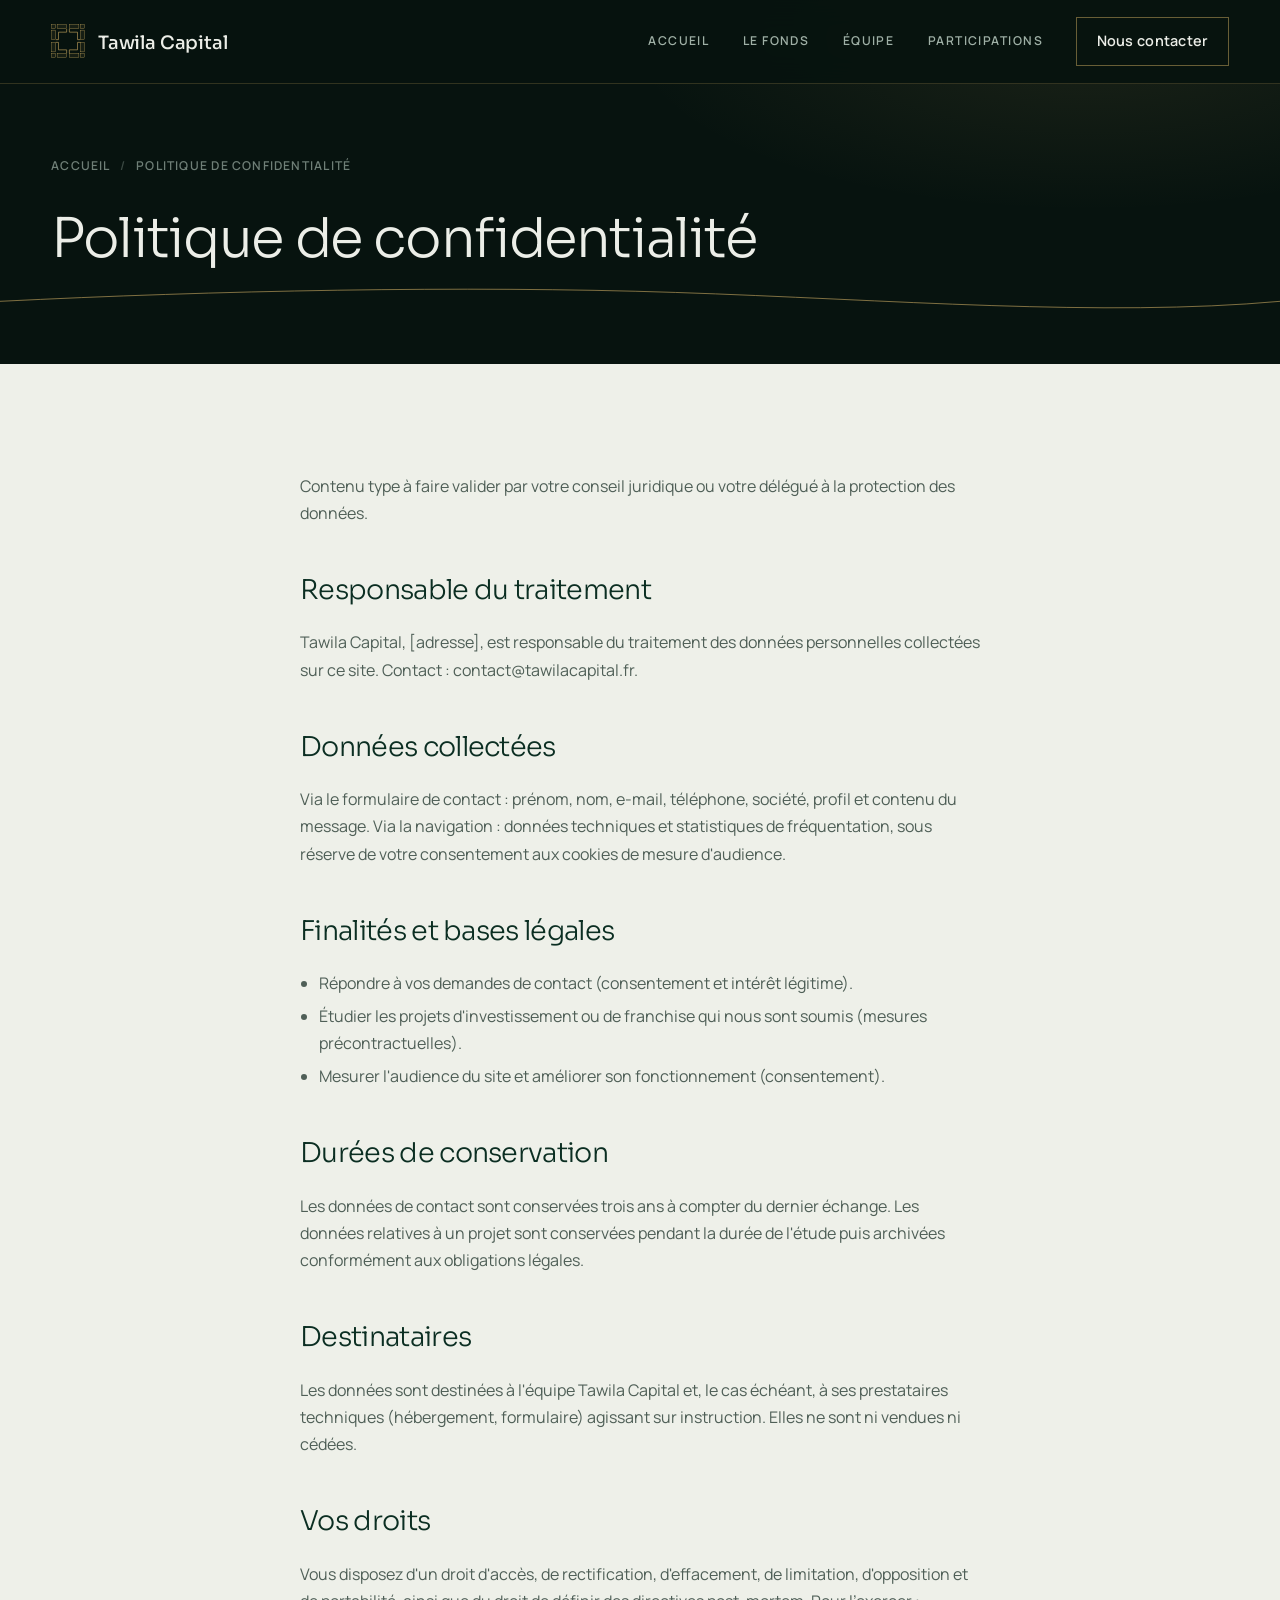
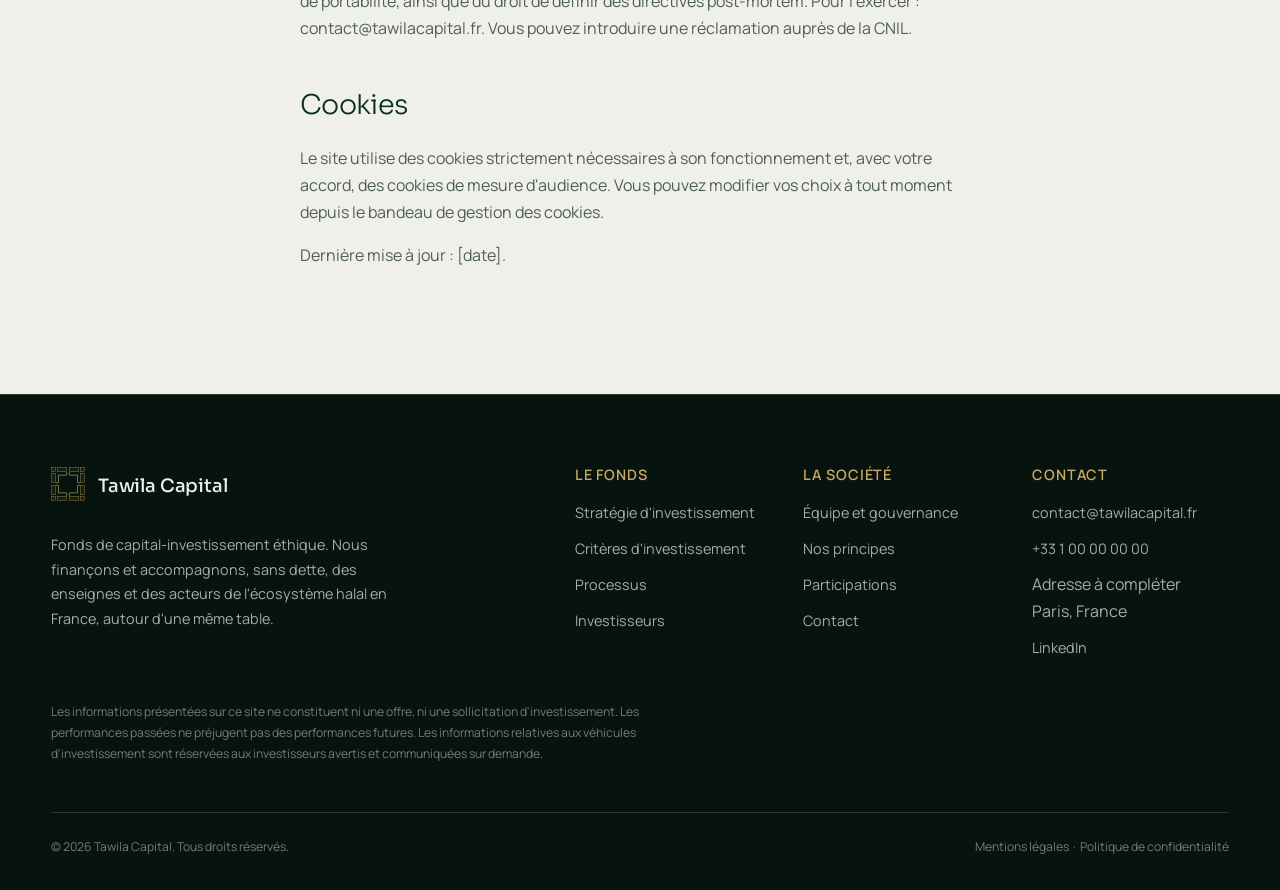
<file: site/politique-de-confidentialite.html>
<!DOCTYPE html>
<html lang="fr" dir="ltr">
<head>
  <meta charset="utf-8">
  <meta name="viewport" content="width=device-width, initial-scale=1">
  <!-- SEO : titre et description (à reporter dans Rank Math / Yoast sous WordPress) -->
  <title>Politique de confidentialité | Tawila Capital</title>
  <meta name="description" content="Politique de confidentialité et de gestion des cookies du site Tawila Capital, conforme au RGPD : données collectées, finalités, durées de conservation et droits des personnes.">
  <meta name="robots" content="index, follow, max-image-preview:large, max-snippet:-1, max-video-preview:-1">
  <meta name="author" content="Tawila Capital">
  <meta name="theme-color" content="#07130f">
  <link rel="canonical" href="https://www.tawilacapital.fr/politique-de-confidentialite.html">
  <link rel="alternate" hreflang="fr" href="https://www.tawilacapital.fr/politique-de-confidentialite.html">
  <link rel="alternate" hreflang="x-default" href="https://www.tawilacapital.fr/politique-de-confidentialite.html">

  <!-- Open Graph -->
  <meta property="og:type" content="website">
  <meta property="og:site_name" content="Tawila Capital">
  <meta property="og:locale" content="fr_FR">
  <meta property="og:title" content="Politique de confidentialité | Tawila Capital">
  <meta property="og:description" content="Politique de confidentialité et de gestion des cookies du site Tawila Capital, conforme au RGPD : données collectées, finalités, durées de conservation et droits des personnes.">
  <meta property="og:url" content="https://www.tawilacapital.fr/politique-de-confidentialite.html">
  <meta property="og:image" content="https://www.tawilacapital.fr/assets/img/og-image.png">
  <meta property="og:image:width" content="1200">
  <meta property="og:image:height" content="630">
  <meta property="og:image:alt" content="Tawila Capital, fonds de capital-investissement éthique">

  <!-- Twitter / X -->
  <meta name="twitter:card" content="summary_large_image">
  <meta name="twitter:title" content="Politique de confidentialité | Tawila Capital">
  <meta name="twitter:description" content="Politique de confidentialité et de gestion des cookies du site Tawila Capital, conforme au RGPD : données collectées, finalités, durées de conservation et droits des personnes.">
  <meta name="twitter:image" content="https://www.tawilacapital.fr/assets/img/og-image.png">

  <!-- Icônes -->
  <link rel="icon" href="assets/img/favicon.svg" type="image/svg+xml">
  <link rel="apple-touch-icon" href="assets/img/apple-touch-icon.png">
  <link rel="manifest" href="site.webmanifest">

  <!-- Polices -->
  <link rel="preconnect" href="https://fonts.googleapis.com">
  <link rel="preconnect" href="https://fonts.gstatic.com" crossorigin>
  <link rel="stylesheet" href="https://fonts.googleapis.com/css2?family=Sora:wght@300;400;500&family=Manrope:wght@400;500;600;700&display=swap">
  <link rel="stylesheet" href="assets/css/style.css">

  <!-- Données structurées -->
  <script type="application/ld+json">
  {
    "@context": "https://schema.org",
    "@type": ["Organization", "FinancialService"],
    "@id": "https://www.tawilacapital.fr/#organization",
    "name": "Tawila Capital",
    "alternateName": "Tawila Capital Investissement",
    "legalName": "Tawila Capital",
    "url": "https://www.tawilacapital.fr/",
    "logo": { "@type": "ImageObject", "url": "https://www.tawilacapital.fr/assets/img/logo.png", "width": 840, "height": 200 },
    "image": "https://www.tawilacapital.fr/assets/img/og-image.png",
    "description": "Plateforme halal intégrée réunissant distribution alimentaire, restauration et finance éthique, financée sans dette.",
    "foundingDate": "2001",
    "numberOfEmployees": { "@type": "QuantitativeValue", "minValue": 150 },
    "email": "contact@tawilacapital.fr",
    "telephone": "+33 1 00 00 00 00",
    "address": { "@type": "PostalAddress", "streetAddress": "Adresse à compléter", "postalCode": "75000", "addressLocality": "Paris", "addressCountry": "FR" },
    "areaServed": ["FR", "ES", "GB", "MA"],
    "knowsAbout": ["Capital-investissement", "Capital-risque", "Capital-développement", "Restauration halal", "Franchise", "Finance éthique", "Distribution alimentaire"],
    "sameAs": ["https://www.linkedin.com/company/tawila-capital"]
  }
  </script>
  <script type="application/ld+json">
  {
    "@context": "https://schema.org",
    "@type": "WebSite",
    "@id": "https://www.tawilacapital.fr/#website",
    "url": "https://www.tawilacapital.fr/",
    "name": "Tawila Capital",
    "inLanguage": "fr-FR",
    "publisher": { "@id": "https://www.tawilacapital.fr/#organization" }
  }
  </script>
  <script type="application/ld+json">
  {
    "@context": "https://schema.org",
    "@type": "BreadcrumbList",
    "itemListElement": [
      { "@type": "ListItem", "position": 1, "name": "Accueil", "item": "https://www.tawilacapital.fr/" },
      { "@type": "ListItem", "position": 2, "name": "Politique de confidentialité", "item": "https://www.tawilacapital.fr/politique-de-confidentialite.html" }
    ]
  }
  </script>
</head>
<body>
<a class="skip-link" href="#contenu">Aller au contenu</a>
<header class="site-header">
  <div class="container">
    <a class="brand" href="index.html" aria-label="Tawila Capital, retour à l'accueil">
      <svg class="brand__mark" viewBox="0 0 100 100" aria-hidden="true">
        <g class="b"><rect x="2" y="2" width="12" height="12"/><rect x="18" y="2" width="28" height="12"/><rect x="54" y="2" width="28" height="12"/><rect x="86" y="2" width="12" height="12"/><rect x="2" y="18" width="12" height="28"/><rect x="86" y="18" width="12" height="28"/><rect x="2" y="54" width="12" height="28"/><rect x="86" y="54" width="12" height="28"/><rect x="2" y="86" width="12" height="12"/><rect x="18" y="86" width="28" height="12"/><rect x="54" y="86" width="28" height="12"/><rect x="86" y="86" width="12" height="12"/></g>
        <g class="g"><path d="M46 14v10H22v22H14"/><path d="M54 14v10h24v22h8"/><path d="M46 86V76H22V54H14"/><path d="M54 86V76h24V54h8"/></g>
      </svg>
      <span class="brand__name">Tawila Capital</span>
    </a>
    <button class="nav-toggle" type="button" aria-expanded="false" aria-controls="navigation" aria-label="Ouvrir le menu">
      <span></span><span></span><span></span>
    </button>
    <nav class="nav" id="navigation" aria-label="Navigation principale">
      <a href="index.html">Accueil</a>
      <a href="le-fonds.html">Le fonds</a>
      <a href="equipe.html">Équipe</a>
      <a href="participations.html">Participations</a>
      <a class="btn" href="contact.html">Nous contacter</a>
    </nav>
  </div>
</header>
<main id="contenu">
  
<section class="page-hero">
  <div class="container">
    <ol class="breadcrumb" aria-label="Fil d'Ariane"><li><a href="index.html">Accueil</a></li><li aria-current="page">Politique de confidentialité</li></ol>
    <h1>Politique de confidentialité</h1>
    
  </div>
  <svg class="page-hero__horizon" viewBox="0 0 1440 220" preserveAspectRatio="none" aria-hidden="true">
  <path d="M0 150 C 240 138, 520 132, 760 140 S 1240 168, 1440 150"/>
  
</svg>
</section>
  <section class="section section--white">
    <div class="container prose">
      <p class="muted">Contenu type à faire valider par votre conseil juridique ou votre délégué à la protection des données.</p>
      <h2>Responsable du traitement</h2>
      <p>Tawila Capital, [adresse], est responsable du traitement des données personnelles collectées sur ce site. Contact : contact@tawilacapital.fr.</p>
      <h2>Données collectées</h2>
      <p>Via le formulaire de contact : prénom, nom, e-mail, téléphone, société, profil et contenu du message. Via la navigation : données techniques et statistiques de fréquentation, sous réserve de votre consentement aux cookies de mesure d'audience.</p>
      <h2>Finalités et bases légales</h2>
      <ul>
        <li>Répondre à vos demandes de contact (consentement et intérêt légitime).</li>
        <li>Étudier les projets d'investissement ou de franchise qui nous sont soumis (mesures précontractuelles).</li>
        <li>Mesurer l'audience du site et améliorer son fonctionnement (consentement).</li>
      </ul>
      <h2>Durées de conservation</h2>
      <p>Les données de contact sont conservées trois ans à compter du dernier échange. Les données relatives à un projet sont conservées pendant la durée de l'étude puis archivées conformément aux obligations légales.</p>
      <h2>Destinataires</h2>
      <p>Les données sont destinées à l'équipe Tawila Capital et, le cas échéant, à ses prestataires techniques (hébergement, formulaire) agissant sur instruction. Elles ne sont ni vendues ni cédées.</p>
      <h2>Vos droits</h2>
      <p>Vous disposez d'un droit d'accès, de rectification, d'effacement, de limitation, d'opposition et de portabilité, ainsi que du droit de définir des directives post-mortem. Pour l'exercer : contact@tawilacapital.fr. Vous pouvez introduire une réclamation auprès de la CNIL.</p>
      <h2>Cookies</h2>
      <p>Le site utilise des cookies strictement nécessaires à son fonctionnement et, avec votre accord, des cookies de mesure d'audience. Vous pouvez modifier vos choix à tout moment depuis le bandeau de gestion des cookies.</p>
      <p class="muted">Dernière mise à jour : [date].</p>
    </div>
  </section>
</main>
<footer class="site-footer">
  <div class="container">
    <div class="footer__grid">
      <div class="footer__about">
        <a class="brand" href="index.html" aria-label="Tawila Capital, retour à l'accueil">
          <svg class="brand__mark" viewBox="0 0 100 100" aria-hidden="true">
        <g class="b"><rect x="2" y="2" width="12" height="12"/><rect x="18" y="2" width="28" height="12"/><rect x="54" y="2" width="28" height="12"/><rect x="86" y="2" width="12" height="12"/><rect x="2" y="18" width="12" height="28"/><rect x="86" y="18" width="12" height="28"/><rect x="2" y="54" width="12" height="28"/><rect x="86" y="54" width="12" height="28"/><rect x="2" y="86" width="12" height="12"/><rect x="18" y="86" width="28" height="12"/><rect x="54" y="86" width="28" height="12"/><rect x="86" y="86" width="12" height="12"/></g>
        <g class="g"><path d="M46 14v10H22v22H14"/><path d="M54 14v10h24v22h8"/><path d="M46 86V76H22V54H14"/><path d="M54 86V76h24V54h8"/></g>
      </svg>
          <span class="brand__name">Tawila Capital</span>
        </a>
        <p>Fonds de capital-investissement éthique. Nous finançons et accompagnons, sans dette, des enseignes et des acteurs de l'écosystème halal en France, autour d'une même table.</p>
      </div>
      <div class="footer__col">
        <h4>Le fonds</h4>
        <ul>
          <li><a href="le-fonds.html">Stratégie d'investissement</a></li>
          <li><a href="le-fonds.html#criteres">Critères d'investissement</a></li>
          <li><a href="le-fonds.html#processus">Processus</a></li>
          <li><a href="le-fonds.html#investisseurs">Investisseurs</a></li>
        </ul>
      </div>
      <div class="footer__col">
        <h4>La société</h4>
        <ul>
          <li><a href="equipe.html">Équipe et gouvernance</a></li>
          <li><a href="equipe.html#principes">Nos principes</a></li>
          <li><a href="participations.html">Participations</a></li>
          <li><a href="contact.html">Contact</a></li>
        </ul>
      </div>
      <div class="footer__col">
        <h4>Contact</h4>
        <ul>
          <li><a href="mailto:contact@tawilacapital.fr">contact@tawilacapital.fr</a></li>
          <li><a href="tel:+33100000000">+33 1 00 00 00 00</a></li>
          <li>Adresse à compléter<br>Paris, France</li>
          <li><a href="https://www.linkedin.com/company/tawila-capital" rel="noopener" target="_blank">LinkedIn</a></li>
        </ul>
      </div>
    </div>
    <p class="footer__disclaimer">Les informations présentées sur ce site ne constituent ni une offre, ni une sollicitation d'investissement. Les performances passées ne préjugent pas des performances futures. Les informations relatives aux véhicules d'investissement sont réservées aux investisseurs avertis et communiquées sur demande.</p>
    <div class="footer__bottom">
      <span>© <span data-year>2026</span> Tawila Capital. Tous droits réservés.</span>
      <span><a href="mentions-legales.html">Mentions légales</a> &nbsp;·&nbsp; <a href="politique-de-confidentialite.html">Politique de confidentialité</a></span>
    </div>
  </div>
</footer>
<script src="assets/js/main.js" defer></script>
</body>
</html>
</file>
<file: site/assets/css/style.css>
/* =========================================================
   TAWILA CAPITAL — Feuille de style principale
   Contenu clair, en-tête / héros / pied de page vert nuit, or en accent.
   Typographie Sora (titres) + Manrope (texte).
   Modifiez les variables ci-dessous : tout le site suit.
   ========================================================= */

/* Jeu clair : tout le site par défaut */
:root {
  --bg: #f7f7f3;             /* fond principal clair */
  --bg-alt: #eef0e9;         /* sections alternées, panneaux */
  --bg-hover: #e3e7dd;
  --accent: #9c7a33;         /* or (foncé pour rester lisible sur clair) */
  --accent-light: #7e6128;   /* chiffres, liens */
  --accent-dark: #6b5222;
  --text: #0b2e22;           /* vert nuit : texte principal */
  --text-muted: #4f5f57;
  --text-faint: #7d8b84;
  --line: rgba(156, 122, 51, 0.28);
  --line-strong: rgba(156, 122, 51, 0.55);
  --voile: rgba(7, 19, 15, 0.9);
  --gold-on-dark: #c9a961;

  /* Typographie */
  --font-display: "Sora", "Manrope", "Segoe UI", Helvetica, Arial, sans-serif;
  --font-body: "Manrope", "Segoe UI", Helvetica, Arial, sans-serif;

  --t-xs: 0.76rem;
  --t-sm: 0.9rem;
  --t-md: 1rem;
  --t-lg: clamp(1.1rem, 1rem + 0.35vw, 1.25rem);
  --t-xl: clamp(1.35rem, 1.15rem + 0.7vw, 1.7rem);
  --t-2xl: clamp(1.7rem, 1.3rem + 1.3vw, 2.5rem);
  --t-3xl: clamp(2.2rem, 1.5rem + 2.4vw, 3.8rem);

  --s-1: 0.5rem; --s-2: 1rem; --s-3: 1.5rem; --s-4: 2rem; --s-5: 3rem; --s-6: 4.5rem;
  --s-7: clamp(5rem, 6vw + 2rem, 9rem);

  --container: 1240px;
  --gutter: clamp(1.25rem, 4vw, 3.5rem);
  --header-h: 84px;
  --ease-out: cubic-bezier(0.22, 1, 0.36, 1);
  --dur: 1000ms;
}

/* Jeu sombre : barre de navigation, héros, bandeaux de page, pied de page */
.site-header, .hero, .page-hero, .site-footer, .theme-dark {
  --bg: #07130f;
  --bg-alt: #0c241c;
  --bg-hover: #123529;
  --accent: #c9a961;
  --accent-light: #e9d9ad;
  --accent-dark: #8f7433;
  --text: #eceee8;
  --text-muted: #9fb0a6;
  --text-faint: #6f7f77;
  --line: rgba(201, 169, 97, 0.22);
  --line-strong: rgba(201, 169, 97, 0.5);
  color: var(--text);
}

/* ---------- Base ---------- */
*, *::before, *::after { box-sizing: border-box; }
html { scroll-behavior: smooth; -webkit-text-size-adjust: 100%; }
body {
  margin: 0; font-family: var(--font-body); font-size: var(--t-md); line-height: 1.7;
  color: var(--text); background: var(--bg); -webkit-font-smoothing: antialiased;
}
img, svg { display: block; max-width: 100%; }
a { color: inherit; text-decoration: none; }
p { margin: 0 0 var(--s-2); }
ul, ol { margin: 0; padding: 0; list-style: none; }
h1, h2, h3, h4 {
  font-family: var(--font-display); font-weight: 400; line-height: 1.12; letter-spacing: -0.025em;
  margin: 0 0 var(--s-3); color: var(--text); text-wrap: balance;
}
h1 { font-size: var(--t-3xl); font-weight: 300; line-height: 1.08; }
h2 { font-size: var(--t-2xl); font-weight: 300; }
h3 { font-size: var(--t-xl); line-height: 1.25; letter-spacing: -0.015em; }
h4 { font-size: var(--t-sm); font-family: var(--font-body); font-weight: 600; letter-spacing: 0.06em; text-transform: uppercase; color: var(--accent); }
em, .italic { font-style: italic; }
.lead { font-size: var(--t-lg); line-height: 1.6; color: var(--text); max-width: 48ch; font-weight: 400; }
.muted { color: var(--text-muted); }
.serif { font-family: var(--font-display); }
.eyebrow {
  display: inline-flex; align-items: center; gap: 0.8rem;
  font-size: var(--t-xs); font-weight: 600; letter-spacing: 0.18em; text-transform: uppercase; color: var(--accent);
  margin: 0 0 var(--s-3);
}
.eyebrow::before { content: ""; width: 28px; height: 1px; background: var(--accent); }

:focus-visible { outline: 1px solid var(--accent); outline-offset: 4px; }
.skip-link { position: absolute; left: var(--s-2); top: -100px; background: var(--text); color: var(--bg); padding: 0.6rem 1rem; z-index: 1000; }
.skip-link:focus { top: var(--s-2); }
.visually-hidden { position: absolute !important; width: 1px; height: 1px; overflow: hidden; clip: rect(0 0 0 0); white-space: nowrap; }

.container { width: min(100% - 2 * var(--gutter), var(--container)); margin-inline: auto; }
.section { padding-block: var(--s-7); position: relative; }
.section--tight { padding-block: var(--s-6); }
.section--white, .section--alt { background: var(--bg-alt); }
.section--dark { background: var(--bg-alt); }
.section--abysse { background: linear-gradient(180deg, var(--bg-alt), #e6e9df); border-top: 1px solid var(--line); }
.section + .section { border-top: 1px solid var(--line); }


.grid { display: grid; gap: var(--s-4); }
.grid--2 { grid-template-columns: repeat(2, 1fr); }
.grid--3 { grid-template-columns: repeat(3, 1fr); }
.grid--side { grid-template-columns: minmax(0, 4fr) minmax(0, 7fr); gap: var(--s-6); align-items: start; }
@media (max-width: 900px) { .grid--3 { grid-template-columns: 1fr; } .grid--side { grid-template-columns: 1fr; gap: var(--s-4); } }
@media (max-width: 600px) { .grid--2 { grid-template-columns: 1fr; } }

.section-head { margin-bottom: var(--s-5); }
.section-head h2 { max-width: 26ch; }
.section-head .lead { max-width: 56ch; color: var(--text-muted); font-size: var(--t-md); }
.section-head--split { display: grid; grid-template-columns: minmax(0, 5fr) minmax(0, 6fr); gap: var(--s-4); align-items: end; }
@media (max-width: 900px) { .section-head--split { grid-template-columns: 1fr; } }

/* ---------- Ligne d'horizon (trait doré qui se dessine) ---------- */
.horizon { width: 100%; height: 1px; background: var(--line); position: relative; }
.horizon::after { content: ""; position: absolute; inset: 0; background: var(--accent); transform: scaleX(0); transform-origin: left center; transition: transform 1400ms var(--ease-out); }
.is-visible .horizon::after, .horizon.is-visible::after { transform: scaleX(1); }

/* ---------- Boutons et liens ---------- */
.btn {
  display: inline-flex; align-items: center; gap: 0.7rem; padding: 1rem 1.7rem;
  font-weight: 600; font-size: var(--t-sm); letter-spacing: 0.02em;
  border: 1px solid var(--line-strong); color: var(--text); background: transparent; border-radius: 0; cursor: pointer;
  transition: background 350ms, color 350ms, border-color 350ms, box-shadow 350ms;
}
.btn:hover { border-color: var(--accent); background: rgba(201, 169, 97, 0.08); }
.btn--solid { background: var(--gold-on-dark); color: #07130f; border-color: var(--gold-on-dark); }
.btn--solid:hover { background: #e9d9ad; border-color: #e9d9ad; box-shadow: 0 0 0 6px rgba(201, 169, 97, 0.18); }
.btn--light { border-color: var(--line-strong); color: var(--text); }
.btn--light.btn--solid { background: var(--gold-on-dark); color: #07130f; }
.btn svg { width: 15px; height: 15px; transition: transform 350ms var(--ease-out); }
.btn:hover svg { transform: translateX(4px); }

.link { display: inline-flex; align-items: center; gap: 0.5rem; font-weight: 600; font-size: var(--t-sm); color: var(--accent-light); border-bottom: 1px solid var(--line-strong); padding-bottom: 3px; transition: border-color 300ms, color 300ms; }
.link:hover { color: var(--accent); border-color: var(--accent); }
.link svg { width: 14px; height: 14px; flex: none; transition: transform 300ms var(--ease-out); }
.link:hover svg { transform: translateX(3px); }

/* ---------- En-tête ---------- */
.site-header { position: fixed; inset: 0 0 auto 0; z-index: 100; height: var(--header-h); display: flex; align-items: center; background: rgba(7, 19, 15, 0.92); backdrop-filter: saturate(140%) blur(14px); -webkit-backdrop-filter: saturate(140%) blur(14px); border-bottom: 1px solid var(--line); transition: height 450ms; }
.site-header.is-scrolled { height: 72px; }
.site-header .container { display: flex; align-items: center; justify-content: space-between; gap: var(--s-4); }
.brand { display: inline-flex; align-items: center; gap: 0.8rem; }
.brand__mark { width: 34px; height: 34px; flex: none; }
.brand__mark .b { fill: rgba(201, 169, 97, 0.08); stroke: var(--accent); stroke-width: 1; }
.brand__mark .g { fill: none; stroke: var(--accent); stroke-width: 1.8; }
.brand__name { font-family: var(--font-display); font-size: 1.15rem; font-weight: 500; letter-spacing: -0.01em; color: var(--text); white-space: nowrap; transform: translateY(1px); }

.nav { display: flex; align-items: center; gap: clamp(1.2rem, 2.6vw, 2.6rem); }
.nav a { font-size: var(--t-xs); font-weight: 600; letter-spacing: 0.12em; text-transform: uppercase; color: var(--text-muted); position: relative; padding-block: 0.4rem; transition: color 300ms; }
.nav a:hover, .nav a[aria-current="page"] { color: var(--text); }
.nav a:not(.btn)::after { content: ""; position: absolute; left: 0; right: 0; bottom: 0; height: 1px; background: var(--accent); transform: scaleX(0); transform-origin: right; transition: transform 400ms var(--ease-out); }
.nav a:not(.btn):hover::after, .nav a[aria-current="page"]::after { transform: scaleX(1); transform-origin: left; }
.nav .btn { padding: 0.7rem 1.2rem; text-transform: none; letter-spacing: 0.02em; font-size: var(--t-sm); color: var(--text); }

.nav-toggle { display: none; width: 44px; height: 44px; border: 0; background: transparent; cursor: pointer; flex-direction: column; justify-content: center; align-items: center; gap: 6px; padding: 0; }
.nav-toggle span { width: 24px; height: 1px; background: var(--text); transition: transform 300ms, opacity 300ms; }
.nav-toggle[aria-expanded="true"] span:nth-child(1) { transform: translateY(7px) rotate(45deg); }
.nav-toggle[aria-expanded="true"] span:nth-child(2) { opacity: 0; }
.nav-toggle[aria-expanded="true"] span:nth-child(3) { transform: translateY(-7px) rotate(-45deg); }

@media (max-width: 900px) {
  .nav-toggle { display: flex; }
  .nav { position: fixed; inset: var(--header-h) 0 0 0; background: var(--bg); flex-direction: column; align-items: flex-start; justify-content: flex-start; padding: var(--s-4) var(--gutter); gap: var(--s-3); border-top: 1px solid var(--line);
    transform: translateY(-8px); opacity: 0; visibility: hidden; pointer-events: none; transition: opacity 300ms, transform 300ms var(--ease-out), visibility 0s 300ms; }
  .nav.is-open { transform: none; opacity: 1; visibility: visible; pointer-events: auto; transition-delay: 0s; }
  .nav a { font-size: var(--t-xl); font-family: var(--font-display); font-weight: 300; text-transform: none; letter-spacing: -0.01em; color: var(--text); }
  .nav .btn { font-family: var(--font-body); font-size: var(--t-sm); font-weight: 600; margin-top: var(--s-2); }
  .site-header.is-open { background: var(--bg); }
  body.nav-locked { overflow: hidden; }
}

/* ---------- Héros plein écran avec projecteur ---------- */
.hero { position: relative; min-height: 100svh; display: flex; flex-direction: column; padding-top: calc(var(--header-h) + var(--s-4)); padding-bottom: var(--s-4); overflow: hidden; background: var(--bg); isolation: isolate; }
.hero__layer { position: absolute; inset: 0; z-index: -1; pointer-events: none; }
.hero__layer svg { width: 100%; height: 100%; }
.hero__layer--base { opacity: 1; }
.hero__layer--base::after { content: ""; position: absolute; inset: 0; background: linear-gradient(180deg, rgba(7,19,15,0.2) 0%, rgba(7,19,15,0) 40%, rgba(7,19,15,0.85) 100%); }
.hero__layer--reveal {
  --mx: 70%; --my: 40%; --r: 300px;
  background: radial-gradient(circle var(--r) at var(--mx) var(--my), rgba(201, 169, 97, 0.16), rgba(201, 169, 97, 0) 70%), #0c241c;
  -webkit-mask-image: radial-gradient(circle var(--r) at var(--mx) var(--my), #000 0%, rgba(0,0,0,0.75) 45%, transparent 75%);
          mask-image: radial-gradient(circle var(--r) at var(--mx) var(--my), #000 0%, rgba(0,0,0,0.75) 45%, transparent 75%);
  opacity: 0; transition: opacity 1600ms ease 600ms;
}
.hero.is-ready .hero__layer--reveal { opacity: 1; }
.hero__content { position: relative; display: flex; flex-direction: column; flex: 1; }
.hero__grid { margin: auto 0; }
.hero__content .eyebrow { opacity: 0; transform: translateY(10px); transition: opacity 900ms var(--ease-out) 200ms, transform 900ms var(--ease-out) 200ms; }
.hero h1 { max-width: 18ch; margin-bottom: var(--s-4); }
.hero h1 .line { display: block; overflow: hidden; padding-bottom: 0.08em; margin-bottom: -0.08em; }
.hero h1 .line > span { display: block; transform: translateY(110%); transition: transform 1300ms var(--ease-out); }
.hero.is-ready h1 .line > span { transform: none; }
.hero.is-ready h1 .line:nth-child(2) > span { transition-delay: 100ms; }
.hero.is-ready h1 .line:nth-child(3) > span { transition-delay: 200ms; }
.hero.is-ready .hero__content .eyebrow { opacity: 1; transform: none; }
.hero__grid { display: grid; grid-template-columns: minmax(0, 7fr) minmax(0, 4fr); gap: var(--s-5); align-items: end; }
@media (max-width: 900px) { .hero__grid { grid-template-columns: 1fr; gap: var(--s-4); } }
.hero__aside { opacity: 0; transform: translateY(14px); transition: opacity 1000ms var(--ease-out) 700ms, transform 1000ms var(--ease-out) 700ms; }
.hero.is-ready .hero__aside { opacity: 1; transform: none; }
.hero__aside .lead { color: var(--text-muted); max-width: 36ch; font-size: var(--t-md); }
.hero__actions { display: flex; flex-wrap: wrap; gap: var(--s-2); margin-top: var(--s-3); }
.hero__foot { margin-top: auto; padding-top: var(--s-3); padding-top: var(--s-3); border-top: 1px solid var(--line); display: flex; flex-wrap: wrap; justify-content: space-between; align-items: center; gap: var(--s-3);
  opacity: 0; transition: opacity 1200ms ease 1200ms; }
.hero.is-ready .hero__foot { opacity: 1; }
.hero__facts { display: flex; flex-wrap: wrap; gap: var(--s-4) var(--s-5); }
.hero__facts li { font-size: var(--t-xs); letter-spacing: 0.08em; text-transform: uppercase; color: var(--text-muted); }
.hero__facts strong { display: block; font-family: var(--font-display); font-size: 1.5rem; font-weight: 300; letter-spacing: 0; text-transform: none; color: var(--accent-light); line-height: 1; margin-bottom: 0.3rem; }
.scroll-cue { display: inline-flex; align-items: center; gap: 0.7rem; font-size: var(--t-xs); font-weight: 600; letter-spacing: 0.12em; text-transform: uppercase; color: var(--text-muted); }
.scroll-cue i { width: 40px; height: 1px; background: var(--accent); display: block; animation: cue 2.6s var(--ease-out) infinite; transform-origin: left; }
@keyframes cue { 0% { transform: scaleX(0); transform-origin: left; } 50% { transform: scaleX(1); transform-origin: left; } 51% { transform-origin: right; } 100% { transform: scaleX(0); transform-origin: right; } }

/* ---------- Bandeau de page (pages intérieures) ---------- */
.page-hero { padding-top: calc(var(--header-h) + var(--s-6)); padding-bottom: var(--s-6); position: relative; overflow: hidden; background: var(--bg); }
.page-hero::before { content: ""; position: absolute; inset: 0; background: radial-gradient(60% 80% at 85% 10%, rgba(201, 169, 97, 0.10), rgba(201, 169, 97, 0) 60%); pointer-events: none; }
.page-hero .container { position: relative; }
.page-hero h1 { max-width: 20ch; }
.page-hero .lead { margin-top: var(--s-2); color: var(--text-muted); }
.page-hero__horizon { position: absolute; left: 0; right: 0; bottom: 0; width: 100%; height: auto; pointer-events: none; }
.page-hero__horizon path { fill: none; stroke: var(--accent); stroke-width: 1; opacity: 0.7; stroke-dasharray: 2000; stroke-dashoffset: 2000; transition: stroke-dashoffset 2400ms var(--ease-out) 150ms; }
.page-hero.is-ready .page-hero__horizon path { stroke-dashoffset: 0; }
.breadcrumb { display: flex; flex-wrap: wrap; gap: 0.6rem; font-size: var(--t-xs); font-weight: 600; letter-spacing: 0.1em; text-transform: uppercase; margin-bottom: var(--s-4); color: var(--text-faint); }
.breadcrumb li + li::before { content: "/"; margin-right: 0.6rem; opacity: 0.5; }
.breadcrumb a:hover { color: var(--accent); }

/* ---------- Chiffres clés ---------- */
.stats { display: grid; grid-template-columns: repeat(4, 1fr); border-top: 1px solid var(--line); }
.stats > li { padding: var(--s-4) var(--s-3) var(--s-4) 0; border-bottom: 1px solid var(--line); }
.stats > li + li { border-left: 1px solid var(--line); padding-left: var(--s-3); }
.stat__value { font-family: var(--font-display); font-size: clamp(1.6rem, 1.2rem + 1.2vw, 2.3rem); font-weight: 300; line-height: 1; color: var(--accent-light); display: flex; align-items: baseline; gap: 0.12em; font-variant-numeric: tabular-nums; }
.stat__value small { font-size: 0.42em; color: var(--accent); font-family: var(--font-body); font-weight: 600; letter-spacing: 0.06em; }
.stat__label { margin-top: var(--s-2); font-size: var(--t-sm); color: var(--text-muted); max-width: 24ch; line-height: 1.5; }
@media (max-width: 900px) { .stats { grid-template-columns: repeat(2, 1fr); } .stats > li:nth-child(3) { border-left: 0; padding-left: 0; } }
@media (max-width: 480px) { .stats { grid-template-columns: 1fr; } .stats > li + li { border-left: 0; padding-left: 0; } }

/* ---------- Colonnes éditoriales ---------- */
.pillars { display: grid; grid-template-columns: repeat(3, 1fr); gap: var(--s-5) var(--s-4); }
@media (max-width: 900px) { .pillars { grid-template-columns: 1fr; gap: var(--s-4); } }
.pillar { padding-top: var(--s-3); position: relative; }
.pillar .horizon { position: absolute; top: 0; left: 0; }
.pillar h3 { margin-bottom: var(--s-2); font-size: var(--t-lg); font-weight: 500; }
.pillar p { color: var(--text-muted); max-width: 38ch; font-size: var(--t-sm); }
.pillar__icon { width: 34px; height: 34px; margin-bottom: var(--s-3); color: var(--accent); }
.pillar__icon svg { width: 100%; height: 100%; stroke: currentColor; fill: none; stroke-width: 1; }

/* ---------- Processus ---------- */
.steps { counter-reset: step; border-top: 1px solid var(--line); }
.step { display: grid; grid-template-columns: 5rem minmax(0, 4fr) minmax(0, 7fr); gap: var(--s-3); padding: var(--s-4) 0; border-bottom: 1px solid var(--line); align-items: start; }
.step::before { counter-increment: step; content: counter(step, decimal-leading-zero); font-family: var(--font-display); font-size: var(--t-lg); font-weight: 300; color: var(--accent); line-height: 1; }
.step h3 { font-size: var(--t-lg); font-weight: 500; margin: 0; }
.step p { margin: 0; color: var(--text-muted); font-size: var(--t-sm); }
@media (max-width: 800px) { .step { grid-template-columns: 3.5rem 1fr; } .step p { grid-column: 2; } }

/* ---------- Feuille de route / principes ---------- */
.roadmap { display: grid; grid-template-columns: repeat(3, 1fr); gap: var(--s-4); border-top: 1px solid var(--line); }
@media (max-width: 800px) { .roadmap { grid-template-columns: 1fr; } }
.roadmap li { padding-top: var(--s-3); position: relative; }
.roadmap li::before { content: ""; position: absolute; top: -1px; left: 0; width: 48px; height: 1px; background: var(--accent); }
.roadmap__year { font-family: var(--font-display); font-size: var(--t-xl); font-weight: 400; color: var(--accent-light); line-height: 1; margin-bottom: var(--s-2); }
.roadmap p { color: var(--text-muted); font-size: var(--t-sm); max-width: 34ch; margin: 0; }
.principles { border-top: 1px solid var(--line); }
.principles li { display: grid; grid-template-columns: minmax(0, 4fr) minmax(0, 7fr); gap: var(--s-3); padding: var(--s-3) 0; border-bottom: 1px solid var(--line); }
@media (max-width: 800px) { .principles li { grid-template-columns: 1fr; gap: var(--s-1); } }
.principles h3 { font-size: var(--t-lg); font-weight: 500; margin: 0; }
.principles p { margin: 0; color: var(--text-muted); max-width: 58ch; font-size: var(--t-sm); }

/* ---------- Citation / thèse ---------- */
.quote { font-family: var(--font-display); font-size: clamp(1.4rem, 1.1rem + 1vw, 2rem); font-weight: 300; line-height: 1.35; max-width: 28ch; color: var(--text); margin: 0; }
.quote::before { content: "«\00a0"; color: var(--accent); }
.quote::after { content: "\00a0»"; color: var(--accent); }
.thesis { display: grid; grid-template-columns: minmax(0, 7fr) minmax(0, 4fr); gap: var(--s-6); align-items: end; }
@media (max-width: 900px) { .thesis { grid-template-columns: 1fr; gap: var(--s-4); } }
.thesis__aside p { color: var(--text-muted); max-width: 36ch; font-size: var(--t-sm); }

/* ---------- Secteurs ---------- */
.sectors { display: grid; grid-template-columns: repeat(2, 1fr); gap: 0 var(--s-5); border-top: 1px solid var(--line); }
@media (max-width: 700px) { .sectors { grid-template-columns: 1fr; } }
.sector { display: grid; grid-template-columns: minmax(0, 1fr) auto; gap: var(--s-3); align-items: baseline; padding: var(--s-3) 0; border-bottom: 1px solid var(--line); }
.sector h3 { font-size: var(--t-lg); font-weight: 500; margin: 0; }
.sector p { grid-column: 1 / -1; margin: 0; color: var(--text-muted); font-size: var(--t-sm); max-width: 46ch; }
.sector__tag { font-size: var(--t-xs); font-weight: 600; letter-spacing: 0.1em; text-transform: uppercase; color: var(--accent); white-space: nowrap; }

/* ---------- Écosystème (bandeau de marques) ---------- */
.ecosystem { overflow: hidden; border-top: 1px solid var(--line); border-bottom: 1px solid var(--line); padding: var(--s-3) 0; -webkit-mask-image: linear-gradient(90deg, transparent, #000 10%, #000 90%, transparent); mask-image: linear-gradient(90deg, transparent, #000 10%, #000 90%, transparent); }
.ecosystem__track { display: flex; width: max-content; gap: var(--s-5); animation: marquee 48s linear infinite; }
.ecosystem:hover .ecosystem__track { animation-play-state: paused; }
.ecosystem__track li { font-family: var(--font-display); font-size: 1.05rem; font-weight: 400; letter-spacing: 0.02em; color: var(--text-muted); white-space: nowrap; display: flex; align-items: center; gap: var(--s-5); }
.ecosystem__track li::after { content: ""; width: 6px; height: 6px; background: var(--accent); transform: rotate(45deg); flex: none; }
@keyframes marquee { from { transform: translateX(0); } to { transform: translateX(-50%); } }

/* ---------- Rejoindre la table ---------- */
.join { display: grid; grid-template-columns: repeat(3, 1fr); gap: var(--s-3); }
@media (max-width: 900px) { .join { grid-template-columns: 1fr; } }
.join__card { display: flex; flex-direction: column; gap: var(--s-2); padding: var(--s-4); border: 1px solid var(--line); background: #fff; min-height: 320px; position: relative; transition: border-color 400ms, transform 600ms var(--ease-out), box-shadow 400ms; }
.join__card:hover { border-color: var(--accent); transform: translateY(-4px); box-shadow: 0 16px 40px rgba(11, 46, 34, 0.08); }
.join__card h3 { font-size: var(--t-lg); margin: var(--s-3) 0 0; }
.join__card p { color: var(--text-muted); font-size: var(--t-sm); flex: 1; }
.join__card .link { align-self: flex-start; }
.join__card .eyebrow { margin: 0; }

/* ---------- Confiance ---------- */
.trust { display: grid; grid-template-columns: repeat(4, 1fr); gap: var(--s-4); }
@media (max-width: 900px) { .trust { grid-template-columns: repeat(2, 1fr); } }
@media (max-width: 560px) { .trust { grid-template-columns: 1fr; } }
.trust li { padding-top: var(--s-3); border-top: 1px solid var(--line); }
.trust h3 { font-size: var(--t-lg); font-weight: 500; margin-bottom: var(--s-1); }
.trust p { color: var(--text-muted); font-size: var(--t-sm); margin: 0; }

/* ---------- Équipe ---------- */
.team { display: grid; grid-template-columns: repeat(3, 1fr); gap: var(--s-5) var(--s-4); }
@media (max-width: 900px) { .team { grid-template-columns: repeat(2, 1fr); } }
@media (max-width: 560px) { .team { grid-template-columns: 1fr; } }
.member figure { margin: 0; }
.member__photo { aspect-ratio: 4 / 5; background: linear-gradient(160deg, var(--bg-alt), var(--bg-hover)); border: 1px solid var(--line); overflow: hidden; position: relative; display: grid; place-items: center; }
.member__photo img { width: 100%; height: 100%; object-fit: cover; filter: saturate(0.85); transition: transform 1400ms var(--ease-out), filter 600ms; }
.member:hover .member__photo img { transform: scale(1.03); filter: saturate(1); }
.member__initials { font-family: var(--font-display); font-size: 2.2rem; font-weight: 300; color: var(--accent); opacity: 0.6; letter-spacing: 0.08em; }
.member__photo--org { aspect-ratio: 16 / 9; }
.member__photo--org .member__initials { font-size: 1.3rem; letter-spacing: 0.02em; opacity: 0.9; }
.member figcaption { padding-top: var(--s-3); }
.member h3 { font-size: var(--t-lg); font-weight: 500; margin: 0 0 0.2rem; }
.member__role { color: var(--accent); font-size: var(--t-xs); font-weight: 600; letter-spacing: 0.08em; text-transform: uppercase; margin-bottom: var(--s-2); }
.member p { color: var(--text-muted); font-size: var(--t-sm); max-width: 38ch; }

/* ---------- Participations ---------- */
.portfolio { display: grid; grid-template-columns: repeat(3, 1fr); gap: var(--s-3); }
@media (max-width: 900px) { .portfolio { grid-template-columns: repeat(2, 1fr); } }
@media (max-width: 560px) { .portfolio { grid-template-columns: 1fr; } }
.holding { border: 1px solid var(--line); padding: var(--s-4); display: flex; flex-direction: column; gap: var(--s-2); min-height: 280px; background: #fff; transition: border-color 400ms, box-shadow 400ms; }
.holding:hover { border-color: var(--accent); box-shadow: 0 12px 32px rgba(11, 46, 34, 0.08); }
.holding__logo { height: 44px; display: flex; align-items: center; font-family: var(--font-display); font-size: 1.15rem; font-weight: 500; letter-spacing: -0.01em; color: var(--accent-light); }
.holding__logo img { max-height: 44px; width: auto; }
.holding h3 { font-size: var(--t-lg); font-weight: 500; margin: var(--s-2) 0 0; }
.holding p { color: var(--text-muted); font-size: var(--t-sm); margin: 0; flex: 1; }
.holding__meta { display: flex; justify-content: space-between; gap: var(--s-2); font-size: var(--t-xs); font-weight: 600; letter-spacing: 0.08em; text-transform: uppercase; color: var(--accent); padding-top: var(--s-2); border-top: 1px solid var(--line); }
.filters { display: flex; flex-wrap: wrap; gap: 0.5rem; margin-bottom: var(--s-4); }
.filters button { font: inherit; font-size: var(--t-xs); font-weight: 600; letter-spacing: 0.08em; text-transform: uppercase; padding: 0.55rem 1rem; border: 1px solid var(--line); background: transparent; color: var(--text-muted); cursor: pointer; transition: all 300ms; }
.filters button[aria-pressed="true"], .filters button:hover { background: var(--text); color: var(--bg); border-color: var(--text); }
.holding.is-hidden { display: none; }

/* ---------- Accordéon ---------- */
.accordion { border-top: 1px solid var(--line); }
.accordion__item { border-bottom: 1px solid var(--line); }
.accordion__trigger { width: 100%; display: flex; justify-content: space-between; align-items: center; gap: var(--s-3); padding: var(--s-3) 0; background: none; border: 0; cursor: pointer; text-align: left; font-family: var(--font-display); font-size: var(--t-md); font-weight: 400; color: var(--text); line-height: 1.25; transition: color 300ms; }
.accordion__trigger:hover { color: var(--accent-light); }
.accordion__icon { width: 14px; height: 14px; position: relative; flex: none; }
.accordion__icon::before, .accordion__icon::after { content: ""; position: absolute; background: var(--accent); inset: 50% 0 auto 0; height: 1px; transition: transform 350ms var(--ease-out); }
.accordion__icon::after { transform: rotate(90deg); }
.accordion__trigger[aria-expanded="true"] .accordion__icon::after { transform: rotate(0); }
.accordion__panel { overflow: hidden; height: 0; transition: height 450ms var(--ease-out); }
.accordion__panel > div { padding: 0 0 var(--s-3); color: var(--text-muted); max-width: 64ch; font-size: var(--t-sm); }

/* ---------- Appel à l'action ---------- */
.cta { display: grid; grid-template-columns: minmax(0, 7fr) minmax(0, 4fr); gap: var(--s-5); align-items: center; }
@media (max-width: 800px) { .cta { grid-template-columns: 1fr; } }
.cta h2 { max-width: 22ch; margin: 0; }
.cta__actions { display: flex; flex-wrap: wrap; gap: var(--s-2); justify-self: end; }
@media (max-width: 800px) { .cta__actions { justify-self: start; } }

/* ---------- Contact ---------- */
.contact-layout { display: grid; grid-template-columns: minmax(0, 4fr) minmax(0, 7fr); gap: var(--s-6); align-items: start; }
@media (max-width: 900px) { .contact-layout { grid-template-columns: 1fr; gap: var(--s-5); } }
.contact-info dl { margin: 0; display: grid; gap: var(--s-3); }
.contact-info dt { font-size: var(--t-xs); font-weight: 600; letter-spacing: 0.12em; text-transform: uppercase; color: var(--accent); margin-bottom: 0.3rem; }
.contact-info dd { margin: 0; color: var(--text-muted); font-size: var(--t-sm); }
.contact-info dd a { color: var(--text); }
.contact-info a:hover { color: var(--accent-light); }
.form { display: grid; gap: var(--s-3); }
.form__row { display: grid; grid-template-columns: 1fr 1fr; gap: var(--s-3); }
@media (max-width: 600px) { .form__row { grid-template-columns: 1fr; } }
.field { display: grid; gap: 0.45rem; }
.field label { font-size: var(--t-xs); font-weight: 600; letter-spacing: 0.08em; text-transform: uppercase; color: var(--text-muted); }
.field label em { color: var(--accent); font-style: normal; }
.field input, .field select, .field textarea { font: inherit; font-size: var(--t-md); color: var(--text); padding: 0.9rem 1rem; background: #fff; border: 1px solid var(--line); border-radius: 0; width: 100%; transition: border-color 300ms, box-shadow 300ms; }
.field input:focus, .field select:focus, .field textarea:focus { outline: none; border-color: var(--accent); box-shadow: 0 0 0 4px rgba(156, 122, 51, 0.16); }
.field textarea { min-height: 160px; resize: vertical; }
.field .hint { font-size: var(--t-xs); color: var(--text-faint); }
.field.is-invalid input, .field.is-invalid textarea, .field.is-invalid select { border-color: #b3423a; }
.field .error { font-size: var(--t-xs); color: #b3423a; display: none; }
.field.is-invalid .error { display: block; }
.checkbox { display: flex; gap: 0.75rem; align-items: flex-start; font-size: var(--t-sm); color: var(--text-muted); }
.checkbox input { margin-top: 0.3rem; accent-color: var(--accent); }
.checkbox a { color: var(--accent-light); border-bottom: 1px solid var(--line-strong); }
.form__footer { display: flex; flex-wrap: wrap; align-items: center; gap: var(--s-3); }
.form__status { font-size: var(--t-sm); font-weight: 600; color: var(--accent-light); }
.form__status.is-error { color: #b3423a; }
.honeypot { position: absolute; left: -9999px; }
.map-placeholder { aspect-ratio: 16 / 7; border: 1px solid var(--line); background: var(--bg-alt); display: grid; place-items: center; color: var(--text-faint); font-size: var(--t-sm); }

/* ---------- Texte long ---------- */
.prose { max-width: 68ch; color: var(--text-muted); }
.prose h2 { font-size: var(--t-xl); margin-top: var(--s-5); color: var(--text); }
.prose ul { list-style: disc; padding-left: 1.2rem; margin-bottom: var(--s-2); }
.prose li { margin-bottom: 0.35rem; }
.prose a { color: var(--accent-light); border-bottom: 1px solid var(--line-strong); }

/* ---------- Pied de page ---------- */
.site-footer { background: var(--bg); color: var(--text-muted); padding: var(--s-6) 0 var(--s-4); border-top: 1px solid var(--line); }
.footer__grid { display: grid; grid-template-columns: minmax(0, 5fr) repeat(3, minmax(0, 2fr)); gap: var(--s-5) var(--s-4); }
@media (max-width: 900px) { .footer__grid { grid-template-columns: 1fr 1fr; } }
@media (max-width: 560px) { .footer__grid { grid-template-columns: 1fr; } }
.footer__about p { color: var(--text-muted); max-width: 38ch; font-size: var(--t-sm); margin-top: var(--s-3); }
.footer__col h4 { margin-bottom: var(--s-2); }
.footer__col li { margin-bottom: 0.55rem; }
.footer__col a { color: var(--text-muted); font-size: var(--t-sm); transition: color 300ms; }
.footer__col a:hover { color: var(--accent-light); }
.footer__bottom { margin-top: var(--s-5); padding-top: var(--s-3); border-top: 1px solid var(--line); display: flex; flex-wrap: wrap; justify-content: space-between; gap: var(--s-2); font-size: var(--t-xs); color: var(--text-faint); }
.footer__bottom a:hover { color: var(--text); }
.footer__disclaimer { font-size: var(--t-xs); color: var(--text-faint); max-width: 84ch; margin-top: var(--s-4); }

/* ---------- Révélations ---------- */
.reveal { opacity: 0; transform: translateY(20px); transition: opacity var(--dur) var(--ease-out), transform var(--dur) var(--ease-out); }
.reveal.is-visible { opacity: 1; transform: none; }
.reveal[data-delay="1"] { transition-delay: 120ms; }
.reveal[data-delay="2"] { transition-delay: 240ms; }
.reveal[data-delay="3"] { transition-delay: 360ms; }

.notfound { min-height: 70vh; display: grid; place-items: center; padding-top: var(--header-h); }

/* ---------- Réduction des animations ---------- */
@media (prefers-reduced-motion: reduce) {
  html { scroll-behavior: auto; }
  *, *::before, *::after { transition-duration: 0.01ms !important; animation-duration: 0.01ms !important; animation-iteration-count: 1 !important; transition-delay: 0s !important; }
  .reveal, .hero__aside, .hero__foot, .hero__content .eyebrow, .hero__layer--reveal { opacity: 1; transform: none; }
  .hero h1 .line > span { transform: none; }
  .page-hero__horizon path { stroke-dashoffset: 0; }
  .horizon::after { transform: scaleX(1); }
  .ecosystem__track { animation: none; }
}
@media print { .site-header, .scroll-cue, .nav-toggle, .cta, .hero__layer { display: none !important; } body { background: #fff; color: #000; } .reveal { opacity: 1; transform: none; } }

/* ---------- Pôles d'activité (modèle opérationnel) ---------- */
.poles { display: grid; grid-template-columns: repeat(3, 1fr); gap: var(--s-3); }
@media (max-width: 900px) { .poles { grid-template-columns: 1fr; } }
.pole { display: flex; flex-direction: column; gap: var(--s-2); padding: var(--s-4); background: #fff; border: 1px solid var(--line); transition: border-color 400ms, box-shadow 400ms; }
.pole:hover { border-color: var(--accent); box-shadow: 0 16px 40px rgba(11, 46, 34, 0.08); }
.pole__logo { height: 40px; display: flex; align-items: center; }
.pole__logo img { max-height: 40px; width: auto; }
.pole h3 { font-size: var(--t-lg); margin: var(--s-2) 0 0; }
.pole p { color: var(--text-muted); font-size: var(--t-sm); margin: 0; }
.pole__facts { display: grid; grid-template-columns: repeat(3, 1fr); gap: var(--s-2); margin-top: var(--s-2); padding-top: var(--s-2); border-top: 1px solid var(--line); }
.pole__facts li { font-size: var(--t-xs); color: var(--text-muted); line-height: 1.4; }
.pole__facts strong { display: block; font-family: var(--font-display); font-size: 1.25rem; font-weight: 400; color: var(--accent-light); margin-bottom: 0.15rem; }
.pole__why { margin-top: auto; padding-top: var(--s-2); font-size: var(--t-sm); color: var(--text); }
.pole__why::before { content: "Pourquoi c'est décisif"; display: block; font-size: var(--t-xs); font-weight: 600; letter-spacing: 0.12em; text-transform: uppercase; color: var(--accent); margin-bottom: 0.3rem; }

/* ---------- Section avec photo ---------- */
.split { display: grid; grid-template-columns: minmax(0, 6fr) minmax(0, 5fr); gap: var(--s-6); align-items: center; }
@media (max-width: 900px) { .split { grid-template-columns: 1fr; gap: var(--s-4); } }
.split__photo { position: relative; aspect-ratio: 4 / 3; overflow: hidden; border: 1px solid var(--line); }
.split__photo img { width: 100%; height: 100%; object-fit: cover; transition: transform 1600ms var(--ease-out); }
.split__photo:hover img { transform: scale(1.03); }
.split__photo figcaption { position: absolute; left: 0; right: 0; bottom: 0; padding: var(--s-2) var(--s-3); background: linear-gradient(180deg, rgba(7,19,15,0), rgba(7,19,15,0.75)); color: #eceee8; font-size: var(--t-xs); letter-spacing: 0.08em; text-transform: uppercase; }

/* ---------- Histoire (frise) ---------- */
.timeline { display: grid; grid-template-columns: repeat(4, 1fr); gap: var(--s-4) var(--s-3); border-top: 1px solid var(--line); }
@media (max-width: 900px) { .timeline { grid-template-columns: repeat(2, 1fr); } }
@media (max-width: 560px) { .timeline { grid-template-columns: 1fr; } }
.timeline li { padding-top: var(--s-3); position: relative; }
.timeline li::before { content: ""; position: absolute; top: -1px; left: 0; width: 36px; height: 1px; background: var(--accent); }
.timeline__year { font-family: var(--font-display); font-size: var(--t-lg); color: var(--accent-light); line-height: 1; margin-bottom: var(--s-1); }
.timeline h3 { font-size: var(--t-md); font-weight: 500; margin: 0 0 0.3rem; }
.timeline p { color: var(--text-muted); font-size: var(--t-sm); margin: 0; }

/* ---------- Logos partenaires ---------- */
.logos { display: flex; flex-wrap: wrap; align-items: center; gap: var(--s-4) var(--s-5); }
.logos img { height: 40px; width: auto; opacity: 0.85; transition: opacity 300ms; }
.logos img:hover { opacity: 1; }
.member__photo img { width: 100%; height: 100%; object-fit: cover; }
.poles--2 { grid-template-columns: repeat(2, 1fr); }
@media (max-width: 900px) { .poles--2 { grid-template-columns: 1fr; } }
</file>
